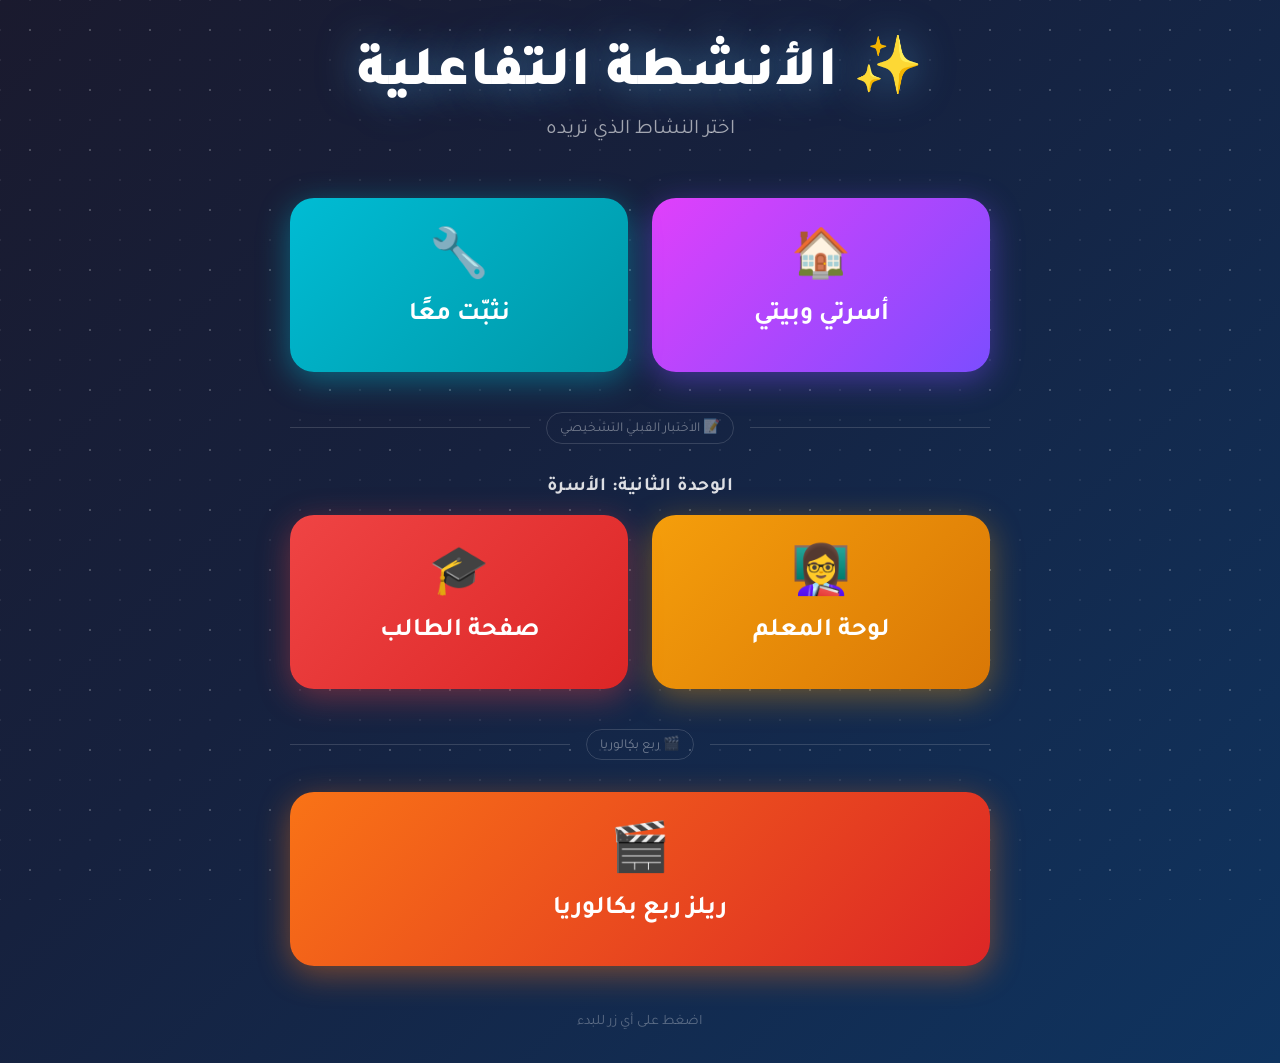
<file: index.html>
<!DOCTYPE html>
<html lang="ar" dir="rtl">
<head>
  <meta charset="UTF-8" />
  <meta name="viewport" content="width=device-width, initial-scale=1.0" />
  <title>الأنشطة التفاعلية</title>
  <link rel="preconnect" href="https://fonts.googleapis.com" />
  <link rel="preconnect" href="https://fonts.gstatic.com" crossorigin />
  <link href="https://fonts.googleapis.com/css2?family=Tajawal:wght@400;700;900&display=swap" rel="stylesheet" />
  <style>
    *, *::before, *::after {
      box-sizing: border-box;
      margin: 0;
      padding: 0;
    }

    body {
      font-family: 'Tajawal', sans-serif;
      min-height: 100vh;
      display: flex;
      flex-direction: column;
      align-items: center;
      justify-content: center;
      background: linear-gradient(135deg, #1a1a2e 0%, #16213e 40%, #0f3460 100%);
      padding: 2rem;
      overflow: hidden;
      position: relative;
    }

    /* خلفية نجوم */
    body::before {
      content: '';
      position: fixed;
      inset: 0;
      background-image:
        radial-gradient(circle, rgba(255,255,255,0.15) 1px, transparent 1px),
        radial-gradient(circle, rgba(255,255,255,0.08) 1px, transparent 1px);
      background-size: 60px 60px, 30px 30px;
      background-position: 0 0, 15px 15px;
      pointer-events: none;
      z-index: 0;
    }

    .container {
      position: relative;
      z-index: 1;
      text-align: center;
      width: 100%;
      max-width: 700px;
    }

    .title {
      color: #ffffff;
      font-size: clamp(2rem, 6vw, 3.5rem);
      font-weight: 900;
      margin-bottom: 0.5rem;
      text-shadow: 0 0 40px rgba(100, 200, 255, 0.5);
      letter-spacing: 1px;
    }

    .subtitle {
      color: rgba(255,255,255,0.6);
      font-size: clamp(1rem, 3vw, 1.3rem);
      margin-bottom: 3.5rem;
      font-weight: 400;
    }

    .buttons-grid {
      display: grid;
      grid-template-columns: 1fr 1fr;
      gap: 1.5rem;
    }

    @media (max-width: 500px) {
      .buttons-grid {
        grid-template-columns: 1fr;
      }
    }

    .section-divider {
      display: flex;
      align-items: center;
      gap: 1rem;
      margin: 2.5rem 0 2rem;
    }

    .section-divider::before,
    .section-divider::after {
      content: '';
      flex: 1;
      height: 1px;
      background: rgba(255,255,255,0.15);
    }

    .section-divider span {
      color: rgba(255,255,255,0.4);
      font-size: 0.85rem;
      white-space: nowrap;
      padding: 0.3rem 0.8rem;
      border: 1px solid rgba(255,255,255,0.15);
      border-radius: 20px;
    }

    .section-title {
      color: rgba(255,255,255,0.85);
      font-size: clamp(1rem, 2.5vw, 1.2rem);
      font-weight: 700;
      margin-bottom: 1rem;
      letter-spacing: 0.5px;
    }

    .btn-teacher {
      background: linear-gradient(135deg, #f59e0b, #d97706);
      box-shadow: 0 8px 32px rgba(245, 158, 11, 0.4);
    }

    .btn-teacher:hover {
      box-shadow: 0 16px 48px rgba(245, 158, 11, 0.6);
    }

    .btn-student {
      background: linear-gradient(135deg, #ef4444, #dc2626);
      box-shadow: 0 8px 32px rgba(239, 68, 68, 0.4);
    }

    .btn-student:hover {
      box-shadow: 0 16px 48px rgba(239, 68, 68, 0.6);
    }

    .btn {
      display: flex;
      flex-direction: column;
      align-items: center;
      justify-content: center;
      gap: 0.8rem;
      padding: 2.5rem 1.5rem;
      border-radius: 24px;
      text-decoration: none;
      font-family: 'Tajawal', sans-serif;
      font-weight: 700;
      font-size: clamp(1.2rem, 3.5vw, 1.6rem);
      color: #ffffff;
      border: none;
      cursor: pointer;
      transition: transform 0.25s ease, box-shadow 0.25s ease, filter 0.25s ease;
      position: relative;
      overflow: hidden;
    }

    .btn::after {
      content: '';
      position: absolute;
      inset: 0;
      background: rgba(255,255,255,0);
      transition: background 0.25s ease;
      border-radius: inherit;
    }

    .btn:hover::after {
      background: rgba(255,255,255,0.08);
    }

    .btn:hover {
      transform: translateY(-6px) scale(1.03);
      filter: brightness(1.1);
    }

    .btn:active {
      transform: translateY(-2px) scale(0.98);
    }

    .btn-family {
      background: linear-gradient(135deg, #e040fb, #7c4dff);
      box-shadow: 0 8px 32px rgba(124, 77, 255, 0.45);
    }

    .btn-family:hover {
      box-shadow: 0 16px 48px rgba(124, 77, 255, 0.65);
    }

    .btn-fix {
      background: linear-gradient(135deg, #00bcd4, #0097a7);
      box-shadow: 0 8px 32px rgba(0, 188, 212, 0.45);
    }

    .btn-fix:hover {
      box-shadow: 0 16px 48px rgba(0, 188, 212, 0.65);
    }

    .btn-reels {
      background: linear-gradient(135deg, #f97316, #dc2626);
      box-shadow: 0 8px 32px rgba(249, 115, 22, 0.45);
    }

    .btn-reels:hover {
      box-shadow: 0 16px 48px rgba(249, 115, 22, 0.65);
    }

    .btn-icon {
      font-size: clamp(2rem, 6vw, 3rem);
      line-height: 1;
    }

    .btn-label {
      line-height: 1.3;
    }

    .footer {
      margin-top: 3rem;
      color: rgba(255,255,255,0.3);
      font-size: 0.9rem;
    }
  </style>
</head>
<body>
  <div class="container">
    <h1 class="title">✨ الأنشطة التفاعلية</h1>
    <p class="subtitle">اختر النشاط الذي تريده</p>

    <div class="buttons-grid">
      <a href="family.html" class="btn btn-family" id="btn-family">
        <span class="btn-icon">🏠</span>
        <span class="btn-label">أسرتي وبيتي</span>
      </a>
      <a href="fix.html" class="btn btn-fix" id="btn-fix">
        <span class="btn-icon">🔧</span>
        <span class="btn-label">نثبّت معًا</span>
      </a>
    </div>

    <div class="section-divider">
      <span>📝 الاختبار القبلي التشخيصي</span>
    </div>

    <p class="section-title">الوحدة الثانية: الأسرة</p>

    <div class="buttons-grid">
      <a href="quiz-teacher.html" class="btn btn-teacher" id="btn-teacher">
        <span class="btn-icon">👩‍🏫</span>
        <span class="btn-label">لوحة المعلم</span>
      </a>
      <a href="quiz-student.html" class="btn btn-student" id="btn-student">
        <span class="btn-icon">🎓</span>
        <span class="btn-label">صفحة الطالب</span>
      </a>
    </div>

    <div class="section-divider">
      <span>🎬 ربع بكالوريا</span>
    </div>

    <div class="buttons-grid">
      <a href="reels.html" class="btn btn-reels" id="btn-reels" style="grid-column: 1 / -1;">
        <span class="btn-icon">🎬</span>
        <span class="btn-label">ريلز ربع بكالوريا</span>
      </a>
    </div>

    <p class="footer">اضغط على أي زر للبدء</p>
  </div>
</body>
</html>
</file>
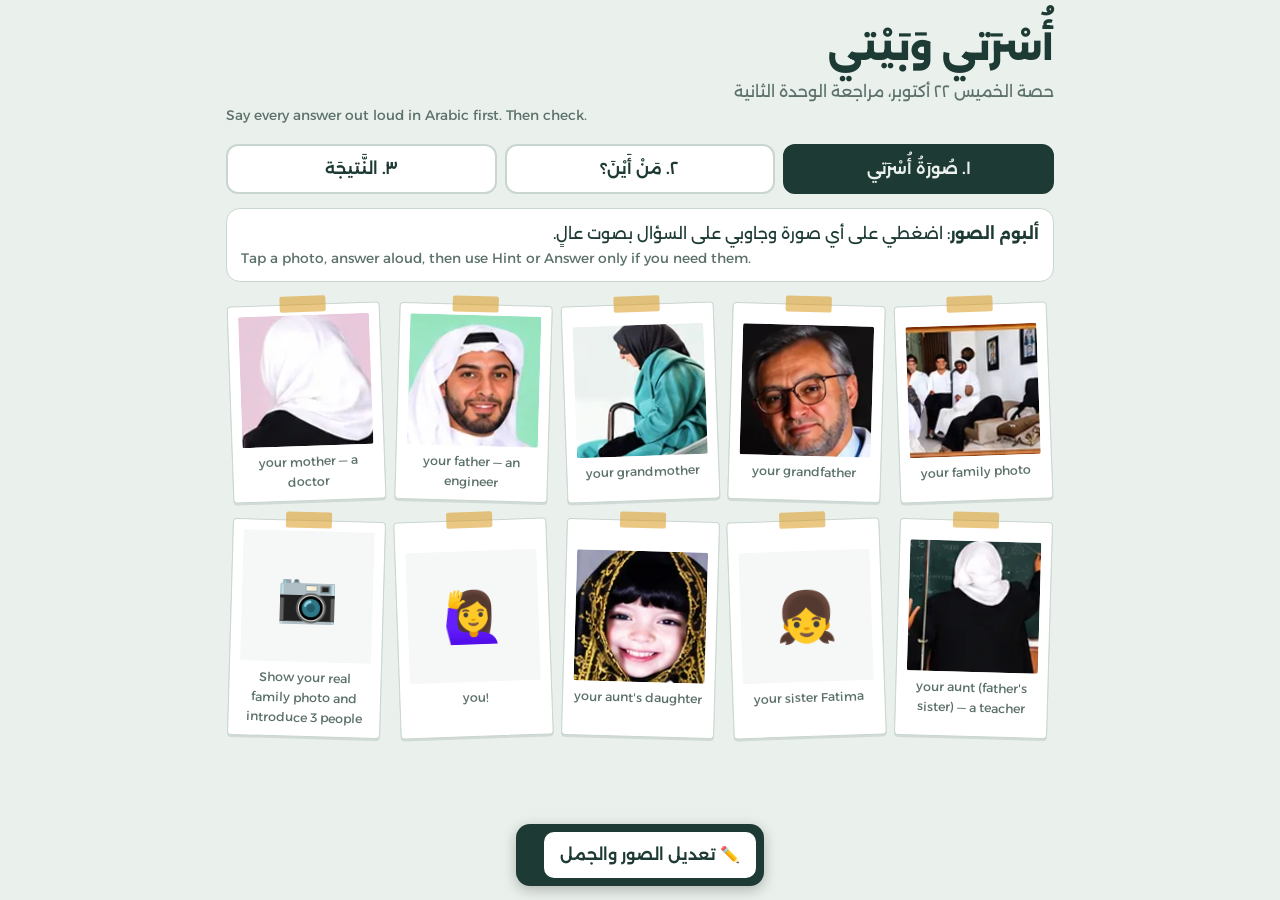
<file: family.html>
<!DOCTYPE html>
<html lang="ar" dir="rtl"><head><meta charset="utf-8"><meta name="viewport" content="width=device-width, initial-scale=1, viewport-fit=cover"><title>أسرتي وبيتي — حصة إيمان ٢٢ أكتوبر</title><link rel="preconnect" href="https://fonts.googleapis.com"><link href="https://fonts.googleapis.com/css2?family=Alexandria:wght@400;600;800&family=Noto+Naskh+Arabic:wght@500;700&display=swap" rel="stylesheet"><style id="app-css">:root{
  --bg:#EAF0EC; --paper:#FFFFFF; --ink:#1E3A34; --soft:#5C716B; --line:#C9D6CF;
  --gold:#D99A1E; --rose:#C2546B; --rosebg:#FBE7EB; --green:#2F8A5B; --amber:#D39016; --photo:#F6F8F7;
  --shadow:0 2px 0 rgba(30,58,52,.12); color-scheme:light;
}
@media (prefers-color-scheme: dark){
  :root:not([data-theme="light"]){
    --bg:#13201D; --paper:#1C2C28; --ink:#E4EEE9; --soft:#9DB2AB; --line:#2F4741;
    --gold:#E8B04A; --rose:#E07A8F; --rosebg:#3A2228; --green:#5BBE8A; --amber:#E8A93A; --photo:#22352F;
    --shadow:0 2px 0 rgba(0,0,0,.35); color-scheme:dark;
  }
}
:root[data-theme="dark"]{
  --bg:#13201D; --paper:#1C2C28; --ink:#E4EEE9; --soft:#9DB2AB; --line:#2F4741;
  --gold:#E8B04A; --rose:#E07A8F; --rosebg:#3A2228; --green:#5BBE8A; --amber:#E8A93A; --photo:#22352F;
  --shadow:0 2px 0 rgba(0,0,0,.35); color-scheme:dark;
}
:root{box-sizing:border-box;padding-top:env(safe-area-inset-top,0px);padding-bottom:env(safe-area-inset-bottom,0px)}
html{scroll-padding-top:env(safe-area-inset-top,0px)}
*,*::before,*::after{box-sizing:inherit}
body{margin:0;background:var(--bg);color:var(--ink);font-family:Alexandria,"Segoe UI",Tahoma,sans-serif;line-height:1.6}
.wrap{max-width:860px;margin:0 auto;padding:18px 16px 90px}
.en{direction:ltr;text-align:left;unicode-bidi:isolate;color:var(--soft);font-size:.86rem;display:block}
.say{font-family:"Noto Naskh Arabic","Amiri","Traditional Arabic",serif;font-weight:700}
header h1{font-size:clamp(1.6rem,5vw,2.3rem);margin:0;font-weight:800}
header p{margin:2px 0 0;color:var(--soft)}
nav{display:flex;gap:8px;margin:18px 0 14px;flex-wrap:wrap}
nav a{flex:1 1 140px;text-decoration:none;color:var(--ink);background:var(--paper);border:2px solid var(--line);border-radius:12px;padding:10px 12px;font-weight:600;text-align:center}
nav a[aria-current="page"]{border-color:var(--ink);background:var(--ink);color:var(--bg)}
section{display:none} section.on{display:block}
.intro{background:var(--paper);border-radius:14px;padding:12px 14px;margin-bottom:14px;border:1px solid var(--line)}
.pimg{width:100%;height:100%;object-fit:contain}
.album{display:grid;grid-template-columns:repeat(auto-fill,minmax(140px,1fr));gap:20px 14px;padding:8px 4px}
.pol{background:var(--paper);border:1px solid var(--line);padding:10px 10px 8px;border-radius:4px;box-shadow:var(--shadow);cursor:pointer;position:relative;transition:transform .15s;font:inherit;color:inherit;text-align:center}
.pol:nth-child(odd){transform:rotate(-2deg)} .pol:nth-child(even){transform:rotate(1.6deg)}
.pol:hover,.pol:focus-visible{transform:rotate(0) scale(1.03)}
:focus-visible{outline:3px solid var(--gold);outline-offset:2px}
.pol .pic{background:var(--photo);aspect-ratio:1;display:grid;place-items:center;font-size:3.1rem;border-radius:2px;overflow:hidden}
.pol .cap{font-size:.78rem;margin-top:6px;min-height:1.3em}
.pol .tape{position:absolute;top:-9px;right:50%;transform:translateX(50%);width:46px;height:16px;background:var(--gold);opacity:.55;border-radius:2px}
.mark{position:absolute;top:-12px;left:-10px;width:32px;height:32px;display:block}
.mark svg,.mkic svg{width:100%;height:100%;display:block}
dialog{border:none;border-radius:18px;padding:0;max-width:520px;width:calc(100% - 28px);background:var(--paper);color:var(--ink);max-height:92vh}
dialog::backdrop{background:rgba(10,20,18,.55)}
.dlg{padding:20px 20px 16px;position:relative}
.dlg .big{height:120px;display:grid;place-items:center;font-size:4.2rem;line-height:1.2}
.dlg .big img{max-height:120px;max-width:70%;object-fit:contain}
.dlg .q{font-size:1.9rem;text-align:center;margin:6px 0 2px}
.dlg .en{text-align:center}
.reveal{min-height:3.4rem;margin:12px 0;padding:10px;border-radius:12px;background:var(--photo);text-align:center;font-size:1.6rem;display:flex;align-items:center;justify-content:center}
.reveal.hint{color:var(--amber)} .reveal.ans{color:var(--green)}
.row{display:flex;gap:8px;flex-wrap:wrap;justify-content:center}
button{font:inherit;cursor:pointer;border-radius:10px;border:2px solid var(--line);background:var(--paper);color:var(--ink);padding:8px 14px;font-weight:600}
button.mk{flex:1 1 120px;display:flex;flex-direction:column;align-items:center;gap:4px;padding:10px 6px}
.mkic{width:40px;height:40px;display:block}
.mk small{font-weight:400;font-size:.75rem;direction:ltr;color:var(--soft)}
.mk-h:hover{border-color:var(--green)} .mk-t:hover{border-color:var(--amber)} .mk-x:hover{border-color:var(--rose)}
.close{position:absolute;top:10px;left:12px;border:none;font-size:1.3rem;padding:2px 8px}
.stage{display:grid;grid-template-columns:2fr 1fr;gap:14px;align-items:end}
@media (max-width:620px){.stage{grid-template-columns:1fr}}
.house{position:relative;padding-top:56px}
.roof{position:absolute;top:0;left:0;right:0;height:60px;color:var(--ink)}
.rooms{display:grid;grid-template-columns:1fr 1fr;border:4px solid var(--ink);background:var(--paper)}
.room,.mosque{position:relative;min-height:140px;padding:8px;border:2px dashed var(--line);cursor:pointer;display:flex;flex-direction:column;align-items:center;gap:4px;background:transparent;color:inherit;font:inherit;border-radius:0}
.room.wide{grid-column:1 / -1}
.ico{min-width:64px;height:64px;display:grid;place-items:center;font-size:2.4rem;overflow:hidden}
.mosque{border:4px solid var(--ink);background:var(--paper);min-height:180px;border-radius:60px 60px 0 0}
.who{display:flex;gap:4px;flex-wrap:wrap;justify-content:center;min-height:2.4rem}
.who .ico{min-width:40px;height:40px;font-size:1.7rem}
.ico .pimg{width:64px;height:64px;object-fit:contain}
.who .ico .pimg{width:40px;height:40px}
.chip .ico .pimg,.tok .ico .pimg{width:56px;height:56px}
.pol .pic .pimg{object-fit:cover}
.ico .pimg{object-fit:cover;border-radius:8px}
.room>.ico,.mosque>.ico{min-width:96px;height:96px}
.room>.ico .pimg,.mosque>.ico .pimg{width:96px;height:96px}
.target{outline:3px solid var(--gold);outline-offset:-6px}
.tray{display:flex;gap:10px;flex-wrap:wrap;margin:14px 0;justify-content:center}
.tok{padding:4px 8px;border-radius:14px}
.tok[aria-pressed="true"]{border-color:var(--gold);background:var(--photo);transform:translateY(-3px)}
.tok.placed{opacity:.35}
.steps{display:grid;gap:10px;margin-top:16px}
.step{background:var(--paper);border:1px solid var(--line);border-radius:14px;padding:12px 14px}
.step h3{margin:0 0 4px;font-size:1.05rem}
.chips{display:flex;gap:10px;flex-wrap:wrap;margin-top:8px}
.chip{position:relative;padding:4px 8px}
.chip .mark{width:24px;height:24px;top:-10px;left:-10px}
.chip:disabled{opacity:.35;cursor:not-allowed}
table{width:100%;border-collapse:collapse;background:var(--paper)}
th,td{padding:8px 10px;border-bottom:1px solid var(--line);text-align:right;vertical-align:middle}
th{background:var(--ink);color:var(--bg)}
td .mkic{width:28px;height:28px}
.sum{display:flex;gap:10px;margin:12px 0;flex-wrap:wrap}
.sum div{flex:1 1 120px;background:var(--paper);border-radius:12px;padding:10px;text-align:center;display:flex;flex-direction:column;align-items:center;gap:2px}
.sum b{font-size:1.8rem}
.sum button{flex:1 1 120px;border-radius:12px;padding:10px;display:flex;flex-direction:column;align-items:center;gap:2px;border:2px solid transparent}
.sum button[aria-pressed="true"]{border-color:var(--green);background:var(--photo)}
.fnote{color:var(--soft);font-size:.85rem;margin:-4px 0 10px}
.tw{overflow-x:auto;border-radius:12px}
/* teacher edit */
.tbar{position:fixed;bottom:calc(14px + env(safe-area-inset-bottom,0px));left:50%;transform:translateX(-50%);display:none;gap:8px;background:var(--ink);padding:8px;border-radius:14px;z-index:20;box-shadow:0 4px 14px rgba(0,0,0,.25)}
.tbar.show{display:flex}
.tbar button{border-color:transparent}
.tbar .pub{background:var(--gold);color:#1E3A34}
.tbar .msg{color:var(--bg);align-self:center;font-size:.85rem;padding:0 6px}
body.editing .pol,body.editing .chip,body.editing .tok,body.editing .room,body.editing .mosque{outline:2px dashed var(--gold);outline-offset:3px}
.pen{position:absolute;bottom:-10px;right:-8px;background:var(--gold);color:#1E3A34;border-radius:50%;width:26px;height:26px;display:none;place-items:center;font-size:.8rem}
body.editing .pen{display:grid}
.ed label{display:block;font-weight:600;margin:10px 0 3px;font-size:.9rem}
.ed input[type=text]{width:100%;font:inherit;padding:8px 10px;border-radius:10px;border:2px solid var(--line);background:var(--photo);color:var(--ink)}
.ed .ltr{direction:ltr;text-align:left}
.ed .prev{height:110px;display:grid;place-items:center;font-size:3.6rem;background:var(--photo);border-radius:12px;overflow:hidden}
.ed .prev img{max-height:110px;max-width:100%;object-fit:contain}
.ed .note{font-size:.8rem;color:var(--soft)}
@media (prefers-reduced-motion:reduce){*{transition:none!important}}
</style></head><body><div id="app"></div><script id="app-data" type="application/json">{"family": [{"id": "a1", "img": "[data-uri]", "en": "your family photo", "cap": "", "q": "ما هذه؟", "hint": "هذه صُورَةُ ...", "ans": "هذه صُورَةُ أُسْرَتي.", "orig": "[data-uri]"}, {"id": "a2", "img": "[data-uri]", "en": "your grandfather", "cap": "", "q": "مَنْ هذا؟", "hint": "هذا جَدّـ...", "ans": "هذا جَدّي.", "orig": "[data-uri]"}, {"id": "a3", "img": "[data-uri]", "en": "your grandmother", "cap": "", "q": "مَنْ هذه؟", "hint": "هذه جَدَّ...", "ans": "هذه جَدَّتي.", "orig": "[data-uri]"}, {"id": "a4", "img": "[data-uri]", "en": "your father — an engineer", "cap": "", "q": "مَنْ هذا؟", "hint": "هذا والِد...، هُوَ ...", "ans": "هذا والِدي، هُوَ مُهَنْدِسٌ.", "orig": "[data-uri]"}, {"id": "a5", "img": "[data-uri]", "en": "your mother — a doctor", "cap": "", "q": "مَنْ هذه؟", "hint": "هذه والِدَ...، هِيَ ...", "ans": "هذه والِدَتي، هِيَ طَبيبَةٌ.", "orig": "[data-uri]"}, {"id": "a6", "img": "[data-uri]", "en": "your aunt (father's sister) — a teacher", "cap": "", "q": "مَنْ هذه؟", "hint": "هذه عَمَّ...، هِيَ مُعَلِّ...", "ans": "هذه عَمَّتي، هِيَ مُعَلِّمَةٌ.", "orig": "[data-uri]"}, {"id": "a7", "img": "👧", "en": "your sister Fatima", "cap": "", "q": "مَنْ هِيَ؟", "hint": "هِيَ أُخْت... ...", "ans": "هِيَ أُخْتي فاطِمَةُ.", "orig": "👧"}, {"id": "a8", "img": "[data-uri]", "en": "your aunt's daughter", "cap": "", "q": "مَنْ هذه؟", "hint": "هذه ابْنَةُ ...", "ans": "هذه ابْنَةُ عَمَّتي.", "orig": "[data-uri]"}, {"id": "a9", "img": "🙋‍♀️", "en": "you!", "cap": "", "q": "مَنْ أَنْتِ؟", "hint": "أنا ...", "ans": "أنا إيمانُ.", "orig": "🙋‍♀️"}, {"id": "a10", "img": "📷", "en": "Show your real family photo and introduce 3 people", "cap": "", "q": "صُورَتُكِ أَنْتِ", "hint": "هذا والِدي ...، هُوَ ... — هذه ...، هِيَ ...", "ans": "إجابتك أنتِ، الأستاذ يقيّمها.", "orig": "📷"}], "places": [{"id": "ghurfa", "img": "[data-uri]", "en": "a room", "what": "هذه غُرْفَةٌ.", "inP": "في الغُرْفَةِ", "orig": "[data-uri]"}, {"id": "hammam", "img": "[data-uri]", "en": "a bathroom", "what": "هذا حَمّامٌ.", "inP": "في الحَمّامِ", "orig": "[data-uri]"}, {"id": "musalla", "img": "[data-uri]", "en": "a prayer room", "what": "هذا مُصَلًّى.", "inP": "في المُصَلّى", "orig": "[data-uri]"}, {"id": "masjid", "img": "[data-uri]", "en": "a mosque", "what": "هذا مَسْجِدٌ.", "inP": "في المَسْجِدِ", "orig": "[data-uri]"}], "people": [{"id": "jadd", "img": "[data-uri]", "en": "grandfather", "name": "جَدّي", "q": "أَيْنَ جَدّي؟", "orig": "[data-uri]"}, {"id": "jadda", "img": "[data-uri]", "en": "grandmother", "name": "جَدَّتي", "q": "أَيْنَ جَدَّتي؟", "orig": "[data-uri]"}, {"id": "walid", "img": "[data-uri]", "en": "father", "name": "والِدي", "q": "أَيْنَ والِدي؟", "orig": "[data-uri]"}, {"id": "awlad", "img": "[data-uri]", "en": "the children", "name": "الأَوْلادُ", "q": "أَيْنَ الأَوْلادُ؟", "orig": "[data-uri]"}]}</script><script id="app-js">(function(){
const DATA=JSON.parse(document.getElementById("app-data").textContent);
const FONTS='<link rel="preconnect" href="https://fonts.googleapis.com"><link href="https://fonts.googleapis.com/css2?family=Alexandria:wght@400;600;800&family=Noto+Naskh+Arabic:wght@500;700&display=swap" rel="stylesheet">';
const $=s=>document.querySelector(s), $$=s=>document.querySelectorAll(s);
const esc=s=>String(s??"").replace(/[&<>"']/g,c=>({"&":"&amp;","<":"&lt;",">":"&gt;",'"':"&quot;","'":"&#39;"}[c]));
const pic=v=>/^data:image\//.test(v||"")?`<img class="pimg" src="${esc(v)}" alt="">`:esc(v);
const ICO={
 h:'<svg viewBox="0 0 24 24" aria-hidden="true"><circle cx="12" cy="12" r="11" fill="var(--green)"/><path d="M6.8 12.4l3.4 3.4 7-7.4" fill="none" stroke="#fff" stroke-width="2.6" stroke-linecap="round" stroke-linejoin="round"/></svg>',
 t:'<svg viewBox="0 0 24 24" aria-hidden="true"><circle cx="12" cy="12" r="10.5" fill="var(--paper)" stroke="var(--green)" stroke-width="2"/><path d="M12 1.5A10.5 10.5 0 0 1 12 22.5Z" fill="var(--green)"/></svg>',
 x:'<svg viewBox="0 0 24 24" aria-hidden="true"><circle cx="12" cy="12" r="10.5" fill="var(--rosebg)" stroke="var(--rose)" stroke-width="1.5"/><path d="M8.3 8.3l7.4 7.4M15.7 8.3l-7.4 7.4" stroke="var(--rose)" stroke-width="2.2" stroke-linecap="round"/></svg>'
};
const MKTXT={h:"ح",t:"ت",x:"×"};
const byId=(arr,id)=>arr.find(x=>x.id===id);

document.getElementById("app").innerHTML=`
<div class="wrap">
<header><h1>أُسْرَتي وَبَيْتي</h1><p>حصة الخميس ٢٢ أكتوبر، مراجعة الوحدة الثانية</p>
<span class="en">Say every answer out loud in Arabic first. Then check.</span></header>
<nav><a href="#family" data-t="family">١. صُورَةُ أُسْرَتي</a><a href="#house" data-t="house">٢. مَنْ أَيْنَ؟</a><a href="#result" data-t="result">٣. النَّتيجَة</a></nav>
<section id="s-family"><div class="intro"><b>ألبوم الصور</b>: اضغطي على أي صورة وجاوبي على السؤال بصوت عالٍ.
<span class="en">Tap a photo, answer aloud, then use Hint or Answer only if you need them.</span></div>
<div class="album" id="album"></div></section>
<section id="s-house"><div class="intro"><b>الخطوة الأولى</b>: اختاري شخصًا، وبعدين اضغطي على المكان اللي هو فيه.
<span class="en">Pick a person, then tap a place to put them there.</span></div>
<div class="tray" id="tray"></div>
<div class="stage"><div class="house"><svg class="roof" viewBox="0 0 100 20" preserveAspectRatio="none" aria-hidden="true"><polygon points="0,20 50,1 100,20" fill="none" stroke="currentColor" stroke-width="1.2"/></svg>
<div class="rooms" id="rooms"></div></div><div id="outside"></div></div>
<div class="steps">
<div class="step"><h3>الخطوة الثانية: ما هذا؟</h3><span class="en">Tap a place. Say what it is.</span><div class="chips" id="c-what"></div></div>
<div class="step"><h3>الخطوة الثالثة: أَيْنَ ...؟</h3><span class="en">Tap a person. Say where they are.</span><div class="chips" id="c-where"></div></div>
<div class="step"><h3>الخطوة الرابعة: اسألي أنتِ</h3><span class="en">Ask your teacher where someone is. Use يا.</span><div class="chips" id="c-ask"></div></div>
</div></section>
<section id="s-result"><div class="intro"><b>النتيجة</b>: صوّري الشاشة دي وابعتيها للأستاذ.<span class="en">Take a screenshot and send it to your teacher.</span></div>
<div class="sum" id="sum"></div><div class="fnote" id="fnote"></div>
<div class="tw"><table><thead><tr><th>البند</th><th>الجملة</th><th>التقييم</th></tr></thead><tbody id="rows"></tbody></table></div>
<div class="row" style="margin-top:14px"><button id="pdf" style="background:var(--green);color:#fff;border-color:var(--green)">تحميل PDF</button><button id="copy">نسخ النتيجة</button><button id="reset">ابدئي من جديد</button></div></section>
</div>
<dialog id="dlg"><div class="dlg"><button class="close" data-close aria-label="إغلاق">✕</button>
<div class="big" id="d-big"></div><div class="q say" id="d-q"></div><span class="en" id="d-en"></span>
<div class="reveal say" id="d-rev"></div>
<div class="row"><button id="b-hint">تلميح</button><button id="b-ans">الإجابة</button></div>
<p style="text-align:center;margin:14px 0 6px;color:var(--soft)">قلتيها إزاي؟</p>
<div class="row"><button class="mk mk-h" data-m="h"><span class="mkic">${ICO.h}</span><small>By myself</small></button>
<button class="mk mk-t" data-m="t"><span class="mkic">${ICO.t}</span><small>With a hint</small></button>
<button class="mk mk-x" data-m="x"><span class="mkic">${ICO.x}</span><small>Not yet</small></button></div></div></dialog>
<dialog id="edlg"><div class="dlg ed"><button class="close" data-close aria-label="إغلاق">✕</button>
<h3 style="margin:0 0 8px">تعديل البند</h3><div class="prev" id="e-prev"></div>
<label>الصورة: إيموجي أو رمز</label><input type="text" id="e-img">
<label>أو ارفع صورة من جهازك</label><input type="file" id="e-file" accept="image/*">
<div class="note">الصورة بتتصغّر تلقائيًا. الأفضل صورة بخلفية شفافة.</div>
<button type="button" id="e-reset" style="margin-top:8px">↩ رجوع للصورة الأساسية</button>
<div id="e-fields"></div>
<div class="row" style="margin-top:14px"><button id="e-ok" style="background:var(--ink);color:var(--bg)">تطبيق</button><button data-close>إلغاء</button></div>
</div></dialog>
<div class="tbar" id="tbar"><button id="t-edit">✏️ تعديل الصور والجمل</button><button class="pub" id="t-pub" hidden>نشر التعديلات</button><span class="msg" id="t-msg"></span></div>`;

const KEY="iman-s1-v1";
let st={marks:{},place:{}};
try{const s=localStorage.getItem(KEY); if(s) st=Object.assign(st,JSON.parse(s));}catch(e){}
const save=()=>{try{localStorage.setItem(KEY,JSON.stringify(st))}catch(e){}};
const mark=id=>st.marks[id]?`<span class="mark">${ICO[st.marks[id]]}</span>`:"";
const pen='<span class="pen">✏️</span>';
let editing=false, dirty=false;

function items(){
  const L=[];
  DATA.family.forEach(f=>L.push({id:f.id,label:"صورة أسرتي",text:f.id==="a10"?"تعريف حر بعيلتها":f.ans}));
  DATA.places.forEach(p=>L.push({id:"w-"+p.id,label:"ما هذا؟",text:p.what}));
  DATA.people.forEach(p=>{const pl=byId(DATA.places,st.place[p.id]); L.push({id:"r-"+p.id,label:"أين؟",text:pl?p.name+" "+pl.inP+".":p.q});});
  L.push({id:"ask",label:"اسألي أنتِ",text:"أَيْنَ ... يا أُسْتاذُ؟"});
  return L;
}

/* quiz dialog */
let cur=null; const dlg=$("#dlg"), edlg=$("#edlg");
function openQ(it){cur=it;$("#d-big").innerHTML=it.big;$("#d-q").textContent=it.q;$("#d-en").textContent=it.en||"";
  const r=$("#d-rev");r.textContent="";r.className="reveal say";dlg.showModal();}
$("#b-hint").onclick=()=>{const r=$("#d-rev");r.textContent=cur.hint;r.className="reveal say hint";};
$("#b-ans").onclick=()=>{const r=$("#d-rev");r.textContent=cur.ans;r.className="reveal say ans";};
$$("[data-close]").forEach(b=>b.onclick=()=>b.closest("dialog").close());
[dlg,edlg].forEach(d=>d.addEventListener("click",e=>{if(e.target===d)d.close()}));
$$(".mk").forEach(b=>b.onclick=()=>{st.marks[cur.id]=b.dataset.m;save();dlg.close();renderAll();});

/* editor */
const FIELDS={
 family:[["en","التلميح المعنوي (إنجليزي، يظهر للطالبة)",1],["q","السؤال"],["hint","التلميح"],["ans","الإجابة النموذجية"]],
 places:[["en","معنى المكان (إنجليزي)",1],["what","إجابة: ما هذا؟"],["inP","في + المكان (للإجابة عن أين)"]],
 people:[["en","معنى الشخص (إنجليزي)",1],["name","الاسم في الجملة"],["q","السؤال: أين ...؟"]]
};
let eTarget=null, eImg="";
function openEdit(kind,id){
  const o=byId(DATA[kind],id); eTarget={kind,o}; eImg=o.img;
  $("#e-img").value=/^data:/.test(o.img)?"":o.img; $("#e-file").value="";
  $("#e-prev").innerHTML=pic(eImg);
  $("#e-fields").innerHTML=FIELDS[kind].map(([k,l,ltr])=>`<label>${l}</label><input type="text" data-f="${k}" class="${ltr?"ltr":""}" value="${esc(o[k])}">`).join("");
  edlg.showModal();
}
$("#e-img").oninput=e=>{eImg=e.target.value;$("#e-prev").innerHTML=pic(eImg);};
const DEF={family:{a1:"🖼️",a2:"👴",a3:"👵",a4:"👨",a5:"👩‍⚕️",a6:"👩‍🏫",a7:"👧",a8:"👧🏻",a9:"🙋‍♀️",a10:"📷"},places:{ghurfa:"🛏️",hammam:"🛁",musalla:"🧎",masjid:"🕌"},people:{jadd:"👴",jadda:"👵",walid:"👨",awlad:"👦👧"}};
$("#e-reset").onclick=()=>{const d=eTarget.o.orig||(DEF[eTarget.kind]||{})[eTarget.o.id]; if(!d) return; eImg=d; $("#e-img").value=/^data:/.test(d)?"":d; $("#e-file").value=""; $("#e-prev").innerHTML=pic(eImg);};
$("#e-file").onchange=e=>{const f=e.target.files[0]; if(!f) return;
  const img=new Image(), u=URL.createObjectURL(f);
  img.onload=()=>{const m=400,s=Math.min(1,m/Math.max(img.width,img.height));const c=document.createElement("canvas");
    c.width=Math.round(img.width*s);c.height=Math.round(img.height*s);c.getContext("2d").drawImage(img,0,0,c.width,c.height);
    let d=c.toDataURL("image/webp",0.85); if(!/^data:image\/webp/.test(d)) d=c.toDataURL("image/png");
    eImg=d;$("#e-prev").innerHTML=pic(eImg);URL.revokeObjectURL(u);};
  img.src=u;};
$("#e-ok").onclick=()=>{const o=eTarget.o; o.img=eImg||o.img;
  $$("#e-fields [data-f]").forEach(i=>o[i.dataset.f]=i.value);
  dirty=true; $("#t-pub").hidden=false; $("#t-msg").textContent="فيه تعديلات لسه ما اتنشرتش"; edlg.close(); renderAll();};

/* renders */
function renderAlbum(){
  $("#album").innerHTML=DATA.family.map(f=>`<button class="pol" data-id="${f.id}"><span class="tape"></span>${mark(f.id)}${pen}<div class="pic">${pic(f.img)}</div><div class="cap en" style="text-align:center">${esc(f.en)}</div></button>`).join("");
  $$(".pol").forEach(b=>b.onclick=()=>{const f=byId(DATA.family,b.dataset.id);
    if(editing) return openEdit("family",f.id);
    openQ({id:f.id,big:pic(f.img),q:f.q,en:f.en,hint:f.hint,ans:f.ans});});
}
let sel=null;
function placeBtn(p,cls){return `<button class="${cls}" data-p="${p.id}">${pen}<span class="ico">${pic(p.img)}</span><span class="who"></span></button>`;}
function renderHouse(){
  $("#tray").innerHTML=DATA.people.map(p=>`<button class="tok${st.place[p.id]?" placed":""}" data-k="${p.id}" aria-pressed="${sel===p.id}" style="position:relative">${pen}<span class="ico">${pic(p.img)}</span></button>`).join("");
  $$(".tok").forEach(b=>b.onclick=()=>{if(editing) return openEdit("people",b.dataset.k); sel=sel===b.dataset.k?null:b.dataset.k; renderHouse();});
  const [g,h,m,ms]=["ghurfa","hammam","musalla","masjid"].map(i=>byId(DATA.places,i));
  $("#rooms").innerHTML=placeBtn(g,"room")+placeBtn(h,"room")+placeBtn(m,"room wide");
  $("#outside").innerHTML=placeBtn(ms,"mosque").replace('class="mosque"','class="mosque" style="width:100%"');
  $$("[data-p]").forEach(el=>{const p=el.dataset.p;
    el.querySelector(".who").innerHTML=Object.entries(st.place).filter(([,v])=>v===p).map(([k])=>`<span class="ico">${pic(byId(DATA.people,k).img)}</span>`).join("");
    el.classList.toggle("target",!!sel&&!editing);
    el.onclick=()=>{if(editing) return openEdit("places",p); if(!sel) return; st.place[sel]=p; delete st.marks["r-"+sel]; sel=null; save(); renderAll();};});
  $("#c-what").innerHTML=DATA.places.map(p=>`<button class="chip" data-k="${p.id}">${mark("w-"+p.id)}${pen}<span class="ico">${pic(p.img)}</span></button>`).join("");
  $$("#c-what .chip").forEach(b=>b.onclick=()=>{const p=byId(DATA.places,b.dataset.k); if(editing) return openEdit("places",p.id);
    openQ({id:"w-"+p.id,big:pic(p.img),q:"ما هذا؟",en:p.en,hint:p.what.split(" ")[0]+" ...",ans:p.what});});
  $("#c-where").innerHTML=DATA.people.map(p=>`<button class="chip" data-k="${p.id}" ${st.place[p.id]||editing?"":"disabled"}>${mark("r-"+p.id)}${pen}<span class="ico">${pic(p.img)}</span></button>`).join("");
  $$("#c-where .chip").forEach(b=>b.onclick=()=>{const p=byId(DATA.people,b.dataset.k); if(editing) return openEdit("people",p.id);
    const pl=byId(DATA.places,st.place[p.id]);
    openQ({id:"r-"+p.id,big:pic(p.img)+'<span style="font-size:2rem;margin:0 8px">←</span>'+pic(pl.img),q:p.q,en:"",hint:p.name+" في ...",ans:p.name+" "+pl.inP+"."});});
  $("#c-ask").innerHTML=`<button class="chip" id="askb">${mark("ask")}<span class="ico">🗣️</span></button>`;
  $("#askb").onclick=()=>{if(editing) return; const p=DATA.people[Math.floor(Math.random()*DATA.people.length)];
    openQ({id:"ask",big:pic(p.img),q:"اسألي الأستاذ",en:"Ask where the "+p.en+" is. Use يا + your teacher.",hint:"أَيْنَ ... يا ...؟",ans:p.q.replace("؟"," يا أُسْتاذُ؟")});};
}
let filt=new Set();
const FL={h:"لوحدها",t:"بتلميح",x:"لسه",n:"ما اتعملتش"};
const keyOf=i=>st.marks[i.id]||"n";
const shown=()=>items().filter(i=>!filt.size||filt.has(keyOf(i)));
const fLabel=()=>[...filt].map(k=>FL[k]).join(" + ");
function renderResult(){
  const c={h:0,t:0,x:0,n:0}; items().forEach(i=>c[keyOf(i)]++);
  $("#rows").innerHTML=shown().map(i=>{const m=st.marks[i.id];
    return `<tr><td>${i.label}</td><td class="say" style="font-size:1.1rem">${esc(i.text)}</td><td>${m?`<span class="mkic" style="width:28px;height:28px">${ICO[m]}</span>`:"—"}</td></tr>`;}).join("")||'<tr><td colspan="3" style="text-align:center;color:var(--soft)">مفيش بنود هنا</td></tr>';
  const ic={h:ICO.h,t:ICO.t,x:ICO.x,n:'<span style="display:grid;place-items:center;height:100%;font-size:1.6rem">○</span>'};
  $("#sum").innerHTML=["h","t","x","n"].map(k=>`<button data-f="${k}" aria-pressed="${filt.has(k)}"><span class="mkic">${ic[k]}</span><b>${c[k]}</b>${FL[k]}</button>`).join("");
  $$("#sum button").forEach(b=>b.onclick=()=>{const k=b.dataset.f; filt.has(k)?filt.delete(k):filt.add(k); renderResult();});
  $("#fnote").textContent=filt.size?`معروض: ${fLabel()} بس. اضغط على أي خانة متحددة علشان تلغي تحديدها.`:"اضغط على خانة أو أكتر علشان تعرض بنودها بس.";
}
function loadJS(src){return new Promise((ok,no)=>{const e=document.createElement("script");e.src=src;e.onload=ok;e.onerror=no;document.head.appendChild(e);});}
async function makePDF(){
  const btn=$("#pdf"); btn.disabled=true; const t0=btn.textContent; btn.textContent="جارِ التجهيز...";
  try{
    if(!window.html2canvas) await loadJS("https://cdnjs.cloudflare.com/ajax/libs/html2canvas/1.4.1/html2canvas.min.js");
    if(!window.jspdf) await loadJS("https://cdnjs.cloudflare.com/ajax/libs/jspdf/2.5.1/jspdf.umd.min.js");
    const L=shown(), box=document.createElement("div");
    box.style.cssText="position:fixed;left:-10000px;top:0;width:760px;padding:28px;background:#fff;color:#1E3A34;direction:rtl;font-family:Alexandria,Tahoma,sans-serif";
    const col={h:"#2F8A5B",t:"#2F8A5B",x:"#C2546B",n:"#5C716B"};
    const svgFix=k=>(ICO[k]||"").replace(/var\(--green\)/g,"#2F8A5B").replace(/var\(--paper\)/g,"#fff").replace(/var\(--rose\)/g,"#C2546B").replace(/var\(--rosebg\)/g,"#FBE7EB");
    box.innerHTML=`<div style="font-size:24px;font-weight:800">نتيجة حصة الخميس ٢٢ أكتوبر</div>
      <div style="color:#5C716B;margin:4px 0 16px">الطالبة: إيمان، الوحدة الثانية: الأسرة، ${filt.size?"البنود: "+fLabel():"كل البنود"} (${L.length})</div>
      <table style="width:100%;border-collapse:collapse;font-size:15px">
      <tr style="background:#1E3A34;color:#fff"><th style="padding:8px;text-align:right">#</th><th style="padding:8px;text-align:right">البند</th><th style="padding:8px;text-align:right">الجملة</th><th style="padding:8px;text-align:right">التقييم</th></tr>
      ${L.map((i,n)=>{const k=keyOf(i);return `<tr style="border-bottom:1px solid #C9D6CF"><td style="padding:8px">${(n+1).toLocaleString("ar-EG")}</td><td style="padding:8px">${i.label}</td><td style="padding:8px;font-family:'Noto Naskh Arabic',serif;font-weight:700;font-size:18px">${esc(i.text)}</td><td style="padding:8px;color:${col[k]}"><span style="display:inline-block;width:22px;height:22px;vertical-align:middle">${svgFix(k)}</span> ${FL[k]}</td></tr>`;}).join("")}</table>`;
    document.body.appendChild(box);
    const cv=await html2canvas(box,{scale:2,backgroundColor:"#ffffff"}); box.remove();
    const {jsPDF}=window.jspdf, pdf=new jsPDF({unit:"pt",format:"a4"});
    const W=pdf.internal.pageSize.getWidth(), H=pdf.internal.pageSize.getHeight(), m=24;
    const pw=W-2*m, ph=H-2*m, sliceH=Math.floor(cv.width*ph/pw);
    for(let y=0,pg=0;y<cv.height;y+=sliceH,pg++){
      const c=document.createElement("canvas"); c.width=cv.width; c.height=Math.min(sliceH,cv.height-y);
      c.getContext("2d").drawImage(cv,0,y,cv.width,c.height,0,0,cv.width,c.height);
      if(pg) pdf.addPage(); pdf.addImage(c.toDataURL("image/jpeg",0.92),"JPEG",m,m,pw,c.height*pw/cv.width);
    }
    const buf=pdf.output("arraybuffer"), name="نتيجة-إيمان-22-10"+(filt.size?"-"+[...filt].map(k=>FL[k]).join("-"):"")+".pdf";
    let dl=null; try{if(window.claude&&window.claude.use) dl=await window.claude.use("downloads");}catch(e){}
    if(dl){ try{await dl.save({filename:name,data:buf});}catch(e){ if(e&&e.code!=="declined") btn.textContent="ما اتحملش، جرّب تاني"; } }
    else{ const a=document.createElement("a"); a.href=URL.createObjectURL(new Blob([buf],{type:"application/pdf"})); a.download=name; document.body.appendChild(a); a.click(); a.remove(); }
  }catch(e){ btn.textContent="ما اتحملش، جرّب تاني"; setTimeout(()=>{btn.textContent=t0;},2500); btn.disabled=false; return; }
  btn.textContent=t0; btn.disabled=false;
}
$("#pdf").onclick=makePDF;
$("#copy").onclick=async()=>{const t=shown().map(i=>`${i.label} | ${i.text} | ${st.marks[i.id]?MKTXT[st.marks[i.id]]:"-"}`).join("\n");
  try{await navigator.clipboard.writeText("إيمان — حصة ٢٢/١٠\n"+t);$("#copy").textContent="اتنسخت ✓";}catch(e){$("#copy").textContent="صوّري الشاشة بدل النسخ";}};
$("#reset").onclick=()=>{if(confirm("تمسحي كل الإجابات وتبدئي من جديد؟")){st={marks:{},place:{}};save();renderAll();}};
function renderAll(){document.body.classList.toggle("editing",editing);renderAlbum();renderHouse();renderResult();}
function route(){const t=["family","house","result"].includes(location.hash.slice(1))?location.hash.slice(1):"family";
  $$("section").forEach(s=>s.classList.toggle("on",s.id==="s-"+t));
  $$("nav a").forEach(a=>{if(a.dataset.t===t)a.setAttribute("aria-current","page");else a.removeAttribute("aria-current");});
  if(t==="result")renderResult();}
$$("nav a").forEach(a=>a.addEventListener("click",e=>{e.preventDefault();history.replaceState(null,"","#"+a.dataset.t);route();window.scrollTo(0,0);}));
window.addEventListener("hashchange",route);
renderAll();route();

/* teacher tools */
function buildDoc(){
  const css=document.getElementById("app-css").textContent, js=document.getElementById("app-js").textContent;
  const data=JSON.stringify(DATA).replace(/</g,"\\u003c");
  return '<!DOCTYPE html>\n<html lang="ar" dir="rtl"><head><meta charset="utf-8"><meta name="viewport" content="width=device-width, initial-scale=1, viewport-fit=cover"><title>'+esc(document.title)+'</title>'+FONTS+'<style id="app-css">'+css+'</style></head><body><div id="app"></div><script id="app-data" type="application/json">'+data+'<\/script><script id="app-js">'+js+'<\/script></body></html>';
}
let art=null;
function enableTeacher(){$("#tbar").classList.add("show");}
$("#t-edit").onclick=()=>{editing=!editing;$("#t-edit").textContent=editing?"✓ إنهاء التعديل":"✏️ تعديل الصور والجمل";
  $("#t-msg").textContent=editing?"اضغط على أي صورة أو مكان أو شخص لتعديله":(dirty?"فيه تعديلات لسه ما اتنشرتش":"");renderAll();};
$("#t-pub").onclick=async()=>{
  if(standalone){try{const a=document.createElement("a");a.href=URL.createObjectURL(new Blob([buildDoc()],{type:"text/html"}));a.download="أسرتي-وبيتي.html";document.body.appendChild(a);a.click();a.remove();dirty=false;$("#t-pub").hidden=true;$("#t-msg").textContent="اتحمّلت نسخة جديدة ✓ استخدمها بدل الملف القديم";}catch(e){$("#t-msg").textContent="ما اتحمّلتش، جرّب تاني";}return;}
  if(!art){$("#t-msg").textContent="النشر متاح لما تفتح الصفحة من حسابك على Claude";return;}
  $("#t-pub").disabled=true;$("#t-msg").textContent="جارِ النشر...";
  try{await art.publish(buildDoc());dirty=false;$("#t-msg").textContent="اتنشرت ✓";}
  catch(e){const c=e&&e.code;$("#t-msg").textContent=c==="conflict"?"فيه نسخة أحدث، الصفحة بتتحدث":(c==="not_writer"||c==="not_granted")?"الصفحة دي للعرض بس من الحساب ده":"ما اتنشرتش، جرّب تاني";
    if(c==="upstream_error") setTimeout(()=>{$("#t-pub").disabled=false;},1500+Math.random()*1000); else $("#t-pub").disabled=false;}
};
window.addEventListener("beforeunload",e=>{if(dirty){e.preventDefault();e.returnValue="";}});
window.__teacher=enableTeacher;
let standalone=false;
(async()=>{try{if(!window.claude||!window.claude.use){standalone=true;enableTeacher();$("#t-pub").textContent="حفظ نسخة جديدة";return;}
  const [user,a]=await Promise.all([window.claude.use("user"),window.claude.use("artifact")]);
  art=a; const ok=user?await user.canEdit():false; if(ok&&art) enableTeacher();}catch(e){}})();
})();
</script></body></html>
</file>
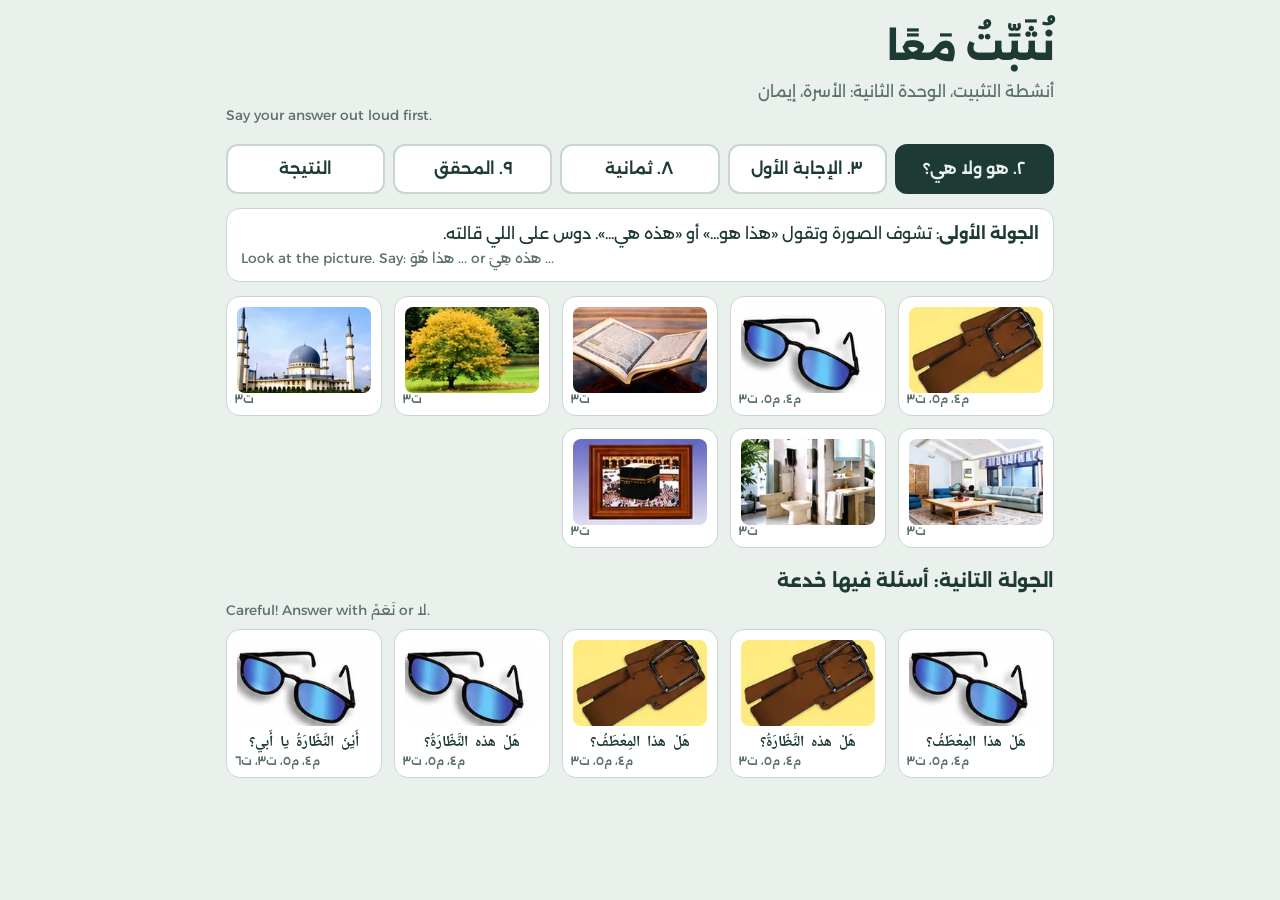
<file: fix.html>
<!DOCTYPE html>
<html lang="ar" dir="rtl"><head><meta charset="utf-8"><meta name="viewport" content="width=device-width, initial-scale=1, viewport-fit=cover"><title>نثبّت معًا — أنشطة تثبيت إيمان</title><link rel="preconnect" href="https://fonts.googleapis.com"><link href="https://fonts.googleapis.com/css2?family=Alexandria:wght@400;600;800&family=Noto+Naskh+Arabic:wght@500;700&display=swap" rel="stylesheet"><style>:root{
  --bg:#EAF0EC; --paper:#FFFFFF; --ink:#1E3A34; --soft:#5C716B; --line:#C9D6CF;
  --gold:#D99A1E; --rose:#C2546B; --rosebg:#FBE7EB; --green:#2F8A5B; --amber:#D39016; --photo:#F6F8F7;
  --shadow:0 2px 0 rgba(30,58,52,.12); color-scheme:light;
}
@media (prefers-color-scheme: dark){
  :root:not([data-theme="light"]){
    --bg:#13201D; --paper:#1C2C28; --ink:#E4EEE9; --soft:#9DB2AB; --line:#2F4741;
    --gold:#E8B04A; --rose:#E07A8F; --rosebg:#3A2228; --green:#5BBE8A; --amber:#E8A93A; --photo:#22352F;
    --shadow:0 2px 0 rgba(0,0,0,.35); color-scheme:dark;
  }
}
:root[data-theme="dark"]{
  --bg:#13201D; --paper:#1C2C28; --ink:#E4EEE9; --soft:#9DB2AB; --line:#2F4741;
  --gold:#E8B04A; --rose:#E07A8F; --rosebg:#3A2228; --green:#5BBE8A; --amber:#E8A93A; --photo:#22352F;
  --shadow:0 2px 0 rgba(0,0,0,.35); color-scheme:dark;
}
:root{box-sizing:border-box;padding-top:env(safe-area-inset-top,0px);padding-bottom:env(safe-area-inset-bottom,0px)}
html{scroll-padding-top:env(safe-area-inset-top,0px)}
*,*::before,*::after{box-sizing:inherit}
body{margin:0;background:var(--bg);color:var(--ink);font-family:Alexandria,"Segoe UI",Tahoma,sans-serif;line-height:1.6}
.wrap{max-width:860px;margin:0 auto;padding:18px 16px 90px}
.en{direction:ltr;text-align:left;unicode-bidi:isolate;color:var(--soft);font-size:.86rem;display:block}
.say{font-family:"Noto Naskh Arabic","Amiri","Traditional Arabic",serif;font-weight:700}
header h1{font-size:clamp(1.6rem,5vw,2.3rem);margin:0;font-weight:800}
header p{margin:2px 0 0;color:var(--soft)}
nav{display:flex;gap:8px;margin:18px 0 14px;flex-wrap:wrap}
nav a{flex:1 1 140px;text-decoration:none;color:var(--ink);background:var(--paper);border:2px solid var(--line);border-radius:12px;padding:10px 12px;font-weight:600;text-align:center}
nav a[aria-current="page"]{border-color:var(--ink);background:var(--ink);color:var(--bg)}
section{display:none} section.on{display:block}
.intro{background:var(--paper);border-radius:14px;padding:12px 14px;margin-bottom:14px;border:1px solid var(--line)}
.pimg{width:100%;height:100%;object-fit:contain}
.album{display:grid;grid-template-columns:repeat(auto-fill,minmax(140px,1fr));gap:20px 14px;padding:8px 4px}
.pol{background:var(--paper);border:1px solid var(--line);padding:10px 10px 8px;border-radius:4px;box-shadow:var(--shadow);cursor:pointer;position:relative;transition:transform .15s;font:inherit;color:inherit;text-align:center}
.pol:nth-child(odd){transform:rotate(-2deg)} .pol:nth-child(even){transform:rotate(1.6deg)}
.pol:hover,.pol:focus-visible{transform:rotate(0) scale(1.03)}
:focus-visible{outline:3px solid var(--gold);outline-offset:2px}
.pol .pic{background:var(--photo);aspect-ratio:1;display:grid;place-items:center;font-size:3.1rem;border-radius:2px;overflow:hidden}
.pol .cap{font-size:.78rem;margin-top:6px;min-height:1.3em}
.pol .tape{position:absolute;top:-9px;right:50%;transform:translateX(50%);width:46px;height:16px;background:var(--gold);opacity:.55;border-radius:2px}
.mark{position:absolute;top:-12px;left:-10px;width:32px;height:32px;display:block}
.mark svg,.mkic svg{width:100%;height:100%;display:block}
dialog{border:none;border-radius:18px;padding:0;max-width:520px;width:calc(100% - 28px);background:var(--paper);color:var(--ink);max-height:92vh}
dialog::backdrop{background:rgba(10,20,18,.55)}
.dlg{padding:20px 20px 16px;position:relative}
.dlg .big{height:120px;display:grid;place-items:center;font-size:4.2rem;line-height:1.2}
.dlg .big img{max-height:120px;max-width:70%;object-fit:contain}
.dlg .q{font-size:1.9rem;text-align:center;margin:6px 0 2px}
.dlg .en{text-align:center}
.reveal{min-height:3.4rem;margin:12px 0;padding:10px;border-radius:12px;background:var(--photo);text-align:center;font-size:1.6rem;display:flex;align-items:center;justify-content:center}
.reveal.hint{color:var(--amber)} .reveal.ans{color:var(--green)}
.row{display:flex;gap:8px;flex-wrap:wrap;justify-content:center}
button{font:inherit;cursor:pointer;border-radius:10px;border:2px solid var(--line);background:var(--paper);color:var(--ink);padding:8px 14px;font-weight:600}
button.mk{flex:1 1 120px;display:flex;flex-direction:column;align-items:center;gap:4px;padding:10px 6px}
.mkic{width:40px;height:40px;display:block}
.mk small{font-weight:400;font-size:.75rem;direction:ltr;color:var(--soft)}
.mk-h:hover{border-color:var(--green)} .mk-t:hover{border-color:var(--amber)} .mk-x:hover{border-color:var(--rose)}
.close{position:absolute;top:10px;left:12px;border:none;font-size:1.3rem;padding:2px 8px}
.stage{display:grid;grid-template-columns:2fr 1fr;gap:14px;align-items:end}
@media (max-width:620px){.stage{grid-template-columns:1fr}}
.house{position:relative;padding-top:56px}
.roof{position:absolute;top:0;left:0;right:0;height:60px;color:var(--ink)}
.rooms{display:grid;grid-template-columns:1fr 1fr;border:4px solid var(--ink);background:var(--paper)}
.room,.mosque{position:relative;min-height:140px;padding:8px;border:2px dashed var(--line);cursor:pointer;display:flex;flex-direction:column;align-items:center;gap:4px;background:transparent;color:inherit;font:inherit;border-radius:0}
.room.wide{grid-column:1 / -1}
.ico{min-width:64px;height:64px;display:grid;place-items:center;font-size:2.4rem;overflow:hidden}
.mosque{border:4px solid var(--ink);background:var(--paper);min-height:180px;border-radius:60px 60px 0 0}
.who{display:flex;gap:4px;flex-wrap:wrap;justify-content:center;min-height:2.4rem}
.who .ico{min-width:40px;height:40px;font-size:1.7rem}
.ico .pimg{width:64px;height:64px;object-fit:contain}
.who .ico .pimg{width:40px;height:40px}
.chip .ico .pimg,.tok .ico .pimg{width:56px;height:56px}
.pol .pic .pimg{object-fit:cover}
.ico .pimg{object-fit:cover;border-radius:8px}
.room>.ico,.mosque>.ico{min-width:96px;height:96px}
.room>.ico .pimg,.mosque>.ico .pimg{width:96px;height:96px}
.target{outline:3px solid var(--gold);outline-offset:-6px}
.tray{display:flex;gap:10px;flex-wrap:wrap;margin:14px 0;justify-content:center}
.tok{padding:4px 8px;border-radius:14px}
.tok[aria-pressed="true"]{border-color:var(--gold);background:var(--photo);transform:translateY(-3px)}
.tok.placed{opacity:.35}
.steps{display:grid;gap:10px;margin-top:16px}
.step{background:var(--paper);border:1px solid var(--line);border-radius:14px;padding:12px 14px}
.step h3{margin:0 0 4px;font-size:1.05rem}
.chips{display:flex;gap:10px;flex-wrap:wrap;margin-top:8px}
.chip{position:relative;padding:4px 8px}
.chip .mark{width:24px;height:24px;top:-10px;left:-10px}
.chip:disabled{opacity:.35;cursor:not-allowed}
table{width:100%;border-collapse:collapse;background:var(--paper)}
th,td{padding:8px 10px;border-bottom:1px solid var(--line);text-align:right;vertical-align:middle}
th{background:var(--ink);color:var(--bg)}
td .mkic{width:28px;height:28px}
.sum{display:flex;gap:10px;margin:12px 0;flex-wrap:wrap}
.sum div{flex:1 1 120px;background:var(--paper);border-radius:12px;padding:10px;text-align:center;display:flex;flex-direction:column;align-items:center;gap:2px}
.sum b{font-size:1.8rem}
.sum button{flex:1 1 120px;border-radius:12px;padding:10px;display:flex;flex-direction:column;align-items:center;gap:2px;border:2px solid transparent}
.sum button[aria-pressed="true"]{border-color:var(--green);background:var(--photo)}
.fnote{color:var(--soft);font-size:.85rem;margin:-4px 0 10px}
.tw{overflow-x:auto;border-radius:12px}
/* teacher edit */
.tbar{position:fixed;bottom:calc(14px + env(safe-area-inset-bottom,0px));left:50%;transform:translateX(-50%);display:none;gap:8px;background:var(--ink);padding:8px;border-radius:14px;z-index:20;box-shadow:0 4px 14px rgba(0,0,0,.25)}
.tbar.show{display:flex}
.tbar button{border-color:transparent}
.tbar .pub{background:var(--gold);color:#1E3A34}
.tbar .msg{color:var(--bg);align-self:center;font-size:.85rem;padding:0 6px}
body.editing .pol,body.editing .chip,body.editing .tok,body.editing .room,body.editing .mosque{outline:2px dashed var(--gold);outline-offset:3px}
.pen{position:absolute;bottom:-10px;right:-8px;background:var(--gold);color:#1E3A34;border-radius:50%;width:26px;height:26px;display:none;place-items:center;font-size:.8rem}
body.editing .pen{display:grid}
.ed label{display:block;font-weight:600;margin:10px 0 3px;font-size:.9rem}
.ed input[type=text]{width:100%;font:inherit;padding:8px 10px;border-radius:10px;border:2px solid var(--line);background:var(--photo);color:var(--ink)}
.ed .ltr{direction:ltr;text-align:left}
.ed .prev{height:110px;display:grid;place-items:center;font-size:3.6rem;background:var(--photo);border-radius:12px;overflow:hidden}
.ed .prev img{max-height:110px;max-width:100%;object-fit:contain}
.ed .note{font-size:.8rem;color:var(--soft)}
@media (prefers-reduced-motion:reduce){*{transition:none!important}}
/* ---- session (site) ---- */
.sess{background:var(--paper);border:2px solid var(--line);border-radius:14px;padding:12px 14px;margin:14px 0;display:flex;flex-wrap:wrap;gap:10px;align-items:center}
.sess .lnk{direction:ltr;unicode-bidi:isolate;font-size:.85rem;background:var(--photo);padding:6px 10px;border-radius:8px;flex:1 1 240px;overflow-wrap:anywhere}
.dot{width:10px;height:10px;border-radius:50%;display:inline-block;background:var(--line);margin-inline-end:6px}
.dot.on{background:var(--green)}
.live{margin:10px 0;padding:10px;border-radius:12px;border:2px dashed var(--line);text-align:center}
.live b{display:block;margin-bottom:4px}
.live .mkic{display:inline-block;vertical-align:middle;width:30px;height:30px}
button.mk[aria-pressed="true"]{border-color:var(--green);background:var(--photo)}
.login{max-width:360px;margin:60px auto;background:var(--paper);padding:20px;border-radius:16px;display:grid;gap:10px}
.login input{font:inherit;padding:10px;border-radius:10px;border:2px solid var(--line);background:var(--photo);color:var(--ink)}
.stu{max-width:560px;margin:0 auto;padding:18px 16px 40px}
.stu .card{background:var(--paper);border-radius:18px;padding:20px;border:1px solid var(--line)}
.wait{text-align:center;padding:60px 10px;color:var(--soft)}
.wait .big{font-size:3rem}
.sent{color:var(--green);text-align:center;margin-top:8px;min-height:1.4em}
.tw2{font-size:.85rem;color:var(--soft)}
.dlg .big{display:flex;align-items:center;justify-content:center;gap:6px}
.dlg .big img{max-height:120px;max-width:44%;object-fit:contain;border-radius:8px}
.grid{display:grid;grid-template-columns:repeat(auto-fill,minmax(150px,1fr));gap:12px;margin:8px 0 18px}
.tile{position:relative;padding-bottom:22px!important;background:var(--paper);border:1px solid var(--line);border-radius:14px;padding:10px;min-height:110px;display:flex;flex-direction:column;align-items:center;justify-content:center;gap:6px;text-align:center}
.tile .pimg{width:100%;height:86px;object-fit:cover;border-radius:8px}
.tile .t{word-spacing:.25em;font-family:"Noto Naskh Arabic",serif;font-weight:700;font-size:1.15rem;line-height:1.5}
.tile .code{position:absolute;bottom:6px;left:8px;font-size:.7rem;color:var(--soft)}
.tile .mark{top:-10px;left:-10px;width:28px;height:28px}
h2.sec{font-size:1.15rem;margin:16px 0 4px}
.dots{display:flex;flex-wrap:wrap;gap:8px;justify-content:center;max-width:220px}
.dots i{width:22px;height:22px;border-radius:50%;background:var(--green);display:block}
.tile .dots{max-width:120px;gap:5px}.tile .dots i{width:14px;height:14px}
.dlg .show{font-family:"Noto Naskh Arabic",serif;font-weight:700;font-size:2rem;text-align:center;line-height:1.6;margin:4px 0}
.verdict{display:flex;gap:8px;justify-content:center;flex-wrap:wrap;margin:10px 0 0}
.verdict button.on{border-color:var(--ink);background:var(--photo)}
.vres{text-align:center;font-weight:700;min-height:1.5em;margin-top:6px}
.vres.ok{color:var(--green)}.vres.no{color:var(--rose)}
.sum button{flex:1 1 120px;border-radius:12px;padding:10px;display:flex;flex-direction:column;align-items:center;gap:2px;border:2px solid transparent;background:var(--paper)}
.sum button[aria-pressed="true"]{border-color:var(--green);background:var(--photo)}
.fnote{color:var(--soft);font-size:.85rem;margin:-4px 0 10px}
</style></head><body><div id="app"></div><script id="app-data" type="application/json">{"cards": [{"sec": "hw", "id": "hw1", "item": "م٤، م٥، ت٣", "img": "mitaf", "kind": "gender", "g": "m", "q": "هذا هُوَ ... ولا هذه هِيَ ...؟", "ans": "هذا هُوَ المِعْطَفُ."}, {"sec": "hw", "id": "hw2", "item": "م٤، م٥، ت٣", "img": "nazzara", "kind": "gender", "g": "f", "q": "هذا هُوَ ... ولا هذه هِيَ ...؟", "ans": "هذه هِيَ النَّظّارَةُ."}, {"sec": "hw", "id": "hw3", "item": "ت٣", "img": "quran", "kind": "gender", "g": "m", "q": "هذا هُوَ ... ولا هذه هِيَ ...؟", "ans": "هذا هُوَ القُرْآنُ."}, {"sec": "hw", "id": "hw4", "item": "ت٣", "img": "shajara", "kind": "gender", "g": "f", "q": "هذا هُوَ ... ولا هذه هِيَ ...؟", "ans": "هذه هِيَ الشَّجَرَةُ."}, {"sec": "hw", "id": "hw5", "item": "ت٣", "img": "masjid", "kind": "gender", "g": "m", "q": "هذا هُوَ ... ولا هذه هِيَ ...؟", "ans": "هذا هُوَ المَسْجِدُ."}, {"sec": "hw", "id": "hw6", "item": "ت٣", "img": "ghurfa", "kind": "gender", "g": "f", "q": "هذا هُوَ ... ولا هذه هِيَ ...؟", "ans": "هذه هِيَ الغُرْفَةُ."}, {"sec": "hw", "id": "hw7", "item": "ت٣", "img": "hammam", "kind": "gender", "g": "m", "q": "هذا هُوَ ... ولا هذه هِيَ ...؟", "ans": "هذا هُوَ الحَمّامُ."}, {"sec": "hw", "id": "hw8", "item": "ت٣", "img": "sura", "kind": "gender", "g": "f", "q": "هذا هُوَ ... ولا هذه هِيَ ...؟", "ans": "هذه هِيَ الصّورَةُ."}, {"sec": "hw", "id": "ht1", "item": "م٤، م٥، ت٣", "img": "nazzara", "kind": "reveal", "q": "هَلْ هذا المِعْطَفُ؟", "ans": "لا، هذه هِيَ النَّظّارَةُ.", "trick": true}, {"sec": "hw", "id": "ht2", "item": "م٤، م٥، ت٣", "img": "mitaf", "kind": "reveal", "q": "هَلْ هذه النَّظّارَةُ؟", "ans": "لا، هذا هُوَ المِعْطَفُ.", "trick": true}, {"sec": "hw", "id": "ht3", "item": "م٤، م٥، ت٣", "img": "mitaf", "kind": "reveal", "q": "هَلْ هذا المِعْطَفُ؟", "ans": "نَعَمْ، هذا هُوَ المِعْطَفُ.", "trick": true}, {"sec": "hw", "id": "ht4", "item": "م٤، م٥، ت٣", "img": "nazzara", "kind": "reveal", "q": "هَلْ هذه النَّظّارَةُ؟", "ans": "نَعَمْ، هذه هِيَ النَّظّارَةُ.", "trick": true}, {"sec": "hw", "id": "ht5", "item": "م٤، م٥، ت٣، ت٦", "img": "nazzara", "kind": "reveal", "q": "أَيْنَ النَّظّارَةُ يا أَبي؟", "ans": "هذه هِيَ النَّظّارَةُ يا أَبي.", "trick": true}, {"sec": "aq", "id": "aq1", "item": "ت١", "img": "ghurfa", "kind": "reveal", "show": "في الغُرْفَةِ.", "q": "اسألي السؤال", "ans": "أَيْنَ سَعيدٌ؟", "label": "الإجابة: في الغُرْفَةِ."}, {"sec": "aq", "id": "aq2", "item": "ت١", "img": null, "kind": "reveal", "show": "هذا سَعيدٌ.", "q": "اسألي السؤال", "ans": "مَنْ هذا؟", "label": "الإجابة: هذا سَعيدٌ."}, {"sec": "aq", "id": "aq3", "item": "ت١", "img": "hammam", "kind": "reveal", "show": "في الحَمّامِ.", "q": "اسألي السؤال", "ans": "أَيْنَ سَعْدٌ؟", "label": "الإجابة: في الحَمّامِ."}, {"sec": "aq", "id": "aq4", "item": "ت١", "img": null, "kind": "reveal", "show": "هذه سَعيدَةُ.", "q": "اسألي السؤال", "ans": "مَنْ هذه؟", "label": "الإجابة: هذه سَعيدَةُ."}, {"sec": "aq", "id": "aq5", "item": "ت١", "img": "musalla", "kind": "reveal", "show": "في المُصَلّى.", "q": "اسألي السؤال", "ans": "أَيْنَ سَعيدَةُ؟", "label": "الإجابة: في المُصَلّى."}, {"sec": "aq", "id": "aq6", "item": "ت١", "img": "mitaf", "kind": "reveal", "show": "هذا مِعْطَفٌ.", "q": "اسألي السؤال", "ans": "ما هذا؟", "label": "الإجابة: هذا مِعْطَفٌ."}, {"sec": "aq", "id": "aq7", "item": "ت١", "img": "masjid", "kind": "reveal", "show": "في المَسْجِدِ.", "q": "اسألي السؤال", "ans": "أَيْنَ الأَوْلادُ؟", "label": "الإجابة: في المَسْجِدِ."}, {"sec": "aq", "id": "aq8", "item": "ت١", "img": null, "kind": "reveal", "show": "هذا عَمّي.", "q": "اسألي السؤال", "ans": "مَنْ هذا؟", "label": "الإجابة: هذا عَمّي."}, {"sec": "aq", "id": "aq9", "item": "ت١", "img": "nazzara", "kind": "reveal", "show": "نَعَمْ، هذه نَظّارَةٌ.", "q": "اسألي السؤال", "ans": "هَلْ هذه نَظّارَةٌ؟", "label": "الإجابة: نَعَمْ، هذه نَظّارَةٌ."}, {"sec": "aq", "id": "aq10", "item": "ت١", "img": "mitaf", "kind": "reveal", "show": "هذا هُوَ المِعْطَفُ.", "q": "اسألي السؤال", "ans": "أَيْنَ المِعْطَفُ؟", "label": "الإجابة: هذا هُوَ المِعْطَفُ."}, {"sec": "aq", "id": "qa1", "item": "ت١", "img": null, "kind": "reveal", "q": "أَيْنَ سَعيدٌ؟", "ans": "سَعيدٌ في الغُرْفَةِ.", "speed": true}, {"sec": "aq", "id": "qa2", "item": "ت١", "img": null, "kind": "reveal", "q": "مَنْ هذا؟", "ans": "هذا سَعيدٌ.", "speed": true}, {"sec": "aq", "id": "qa3", "item": "ت١", "img": null, "kind": "reveal", "q": "أَيْنَ سَعيدَةُ؟", "ans": "سَعيدَةُ في المُصَلّى.", "speed": true}, {"sec": "aq", "id": "qa4", "item": "ت١", "img": null, "kind": "reveal", "q": "مَنْ هذه؟", "ans": "هذه سَعيدَةُ.", "speed": true}, {"sec": "aq", "id": "qa5", "item": "ت١", "img": null, "kind": "reveal", "q": "أَيْنَ الأَوْلادُ؟", "ans": "الأَوْلادُ في المَسْجِدِ.", "speed": true}, {"sec": "aq", "id": "qa6", "item": "ت١", "img": null, "kind": "reveal", "q": "ما هذا؟", "ans": "هذا مِعْطَفٌ.", "speed": true}, {"sec": "nm", "id": "nd1", "item": "م١٠", "kind": "dots", "n": 8, "q": "كم نقطة؟", "ans": "ثَمانِيَة"}, {"sec": "nm", "id": "nd2", "item": "م١٠", "kind": "dots", "n": 9, "q": "كم نقطة؟", "ans": "تِسْعَة"}, {"sec": "nm", "id": "nd3", "item": "م١٠", "kind": "dots", "n": 7, "q": "كم نقطة؟", "ans": "سَبْعَة"}, {"sec": "nm", "id": "nd4", "item": "م١٠", "kind": "dots", "n": 8, "q": "كم نقطة؟", "ans": "ثَمانِيَة"}, {"sec": "nm", "id": "nd5", "item": "م١٠", "kind": "dots", "n": 10, "q": "كم نقطة؟", "ans": "عَشَرَة"}, {"sec": "nm", "id": "nd6", "item": "م١٠", "kind": "dots", "n": 9, "q": "كم نقطة؟", "ans": "تِسْعَة"}, {"sec": "nm", "id": "nd7", "item": "م١٠", "kind": "dots", "n": 8, "q": "كم نقطة؟", "ans": "ثَمانِيَة"}, {"sec": "nm", "id": "ns1", "item": "م١٠", "kind": "seq", "show": "٧ ؟ ٩", "q": "إيه الرقم الناقص؟", "ans": "ثَمانِيَة (٨)"}, {"sec": "nm", "id": "ns2", "item": "م١٠", "kind": "seq", "show": "٨ ؟ ١٠", "q": "إيه الرقم الناقص؟", "ans": "تِسْعَة (٩)"}, {"sec": "nm", "id": "ns3", "item": "م١٠", "kind": "seq", "show": "٦ ؟ ٨", "q": "إيه الرقم الناقص؟", "ans": "سَبْعَة (٧)"}, {"sec": "nm", "id": "ns4", "item": "م١٠", "kind": "seq", "show": "؟ ٩ ١٠", "q": "إيه الرقم الناقص؟", "ans": "ثَمانِيَة (٨)"}, {"sec": "nm", "id": "ns5", "item": "م١٠", "kind": "seq", "show": "٧ ٨ ؟", "q": "إيه الرقم الناقص؟", "ans": "تِسْعَة (٩)"}, {"sec": "nm", "id": "nn1", "item": "م١٠", "kind": "seq", "show": "٨", "q": "اللي قبله واللي بعده؟", "ans": "سَبْعَة ← ثَمانِيَة ← تِسْعَة"}, {"sec": "nm", "id": "nn2", "item": "م١٠", "kind": "seq", "show": "٩", "q": "اللي قبله واللي بعده؟", "ans": "ثَمانِيَة ← تِسْعَة ← عَشَرَة"}, {"sec": "nm", "id": "nn3", "item": "م١٠", "kind": "seq", "show": "٧", "q": "اللي قبله واللي بعده؟", "ans": "سِتَّة ← سَبْعَة ← ثَمانِيَة"}, {"sec": "dt", "id": "dt1", "item": "ت٣، م٤", "kind": "judge", "show": "هذا هِيَ المِعْطَفُ.", "ok": false, "ans": "هذا هُوَ المِعْطَفُ.", "q": "صح ولا غلط؟"}, {"sec": "dt", "id": "dt2", "item": "ت٦، م٥", "kind": "judge", "show": "هذه هِيَ النَّظّارَةُ يا أَبي.", "ok": true, "ans": "الجملة صح ✓", "q": "صح ولا غلط؟"}, {"sec": "dt", "id": "dt3", "item": "ت٥", "kind": "judge", "show": "سَعيدَةُ في المُصَلّى يُصَلّي.", "ok": false, "ans": "سَعيدَةُ في المُصَلّى تُصَلّي.", "q": "صح ولا غلط؟"}, {"sec": "dt", "id": "dt4", "item": "ت٤", "kind": "judge", "show": "هذا جَدُّهُ. (عن أخوها)", "ok": true, "ans": "الجملة صح ✓", "q": "صح ولا غلط؟"}, {"sec": "dt", "id": "dt5", "item": "ت٣، م٥", "kind": "judge", "show": "هذه هُوَ النَّظّارَةُ.", "ok": false, "ans": "هذه هِيَ النَّظّارَةُ.", "q": "صح ولا غلط؟"}, {"sec": "dt", "id": "dt6", "item": "ت٢، م٩", "kind": "judge", "show": "هَيّا بِنا في المَسْجِدِ.", "ok": false, "ans": "هَيّا بِنا إلى المَسْجِدِ.", "q": "صح ولا غلط؟"}, {"sec": "dt", "id": "dt7", "item": "م٦", "kind": "judge", "show": "والِدي يَقْرَأُ.", "ok": true, "ans": "الجملة صح ✓", "q": "صح ولا غلط؟"}, {"sec": "dt", "id": "dt8", "item": "ت١", "kind": "judge", "show": "أَيْنَ سَعيدٌ؟ — هذا سَعيدٌ.", "ok": false, "ans": "أَيْنَ سَعيدٌ؟ — سَعيدٌ في الغُرْفَةِ.", "q": "صح ولا غلط؟"}, {"sec": "dt", "id": "dt9", "item": "ت٧", "kind": "judge", "show": "سَعْدٌ يَتَوَضَّأُ في الحَمّامِ.", "ok": true, "ans": "الجملة صح ✓", "q": "صح ولا غلط؟"}, {"sec": "dt", "id": "dt10", "item": "م٣", "kind": "judge", "show": "هذا عَمَّتي.", "ok": false, "ans": "هذه عَمَّتي.", "q": "صح ولا غلط؟"}, {"sec": "dt", "id": "dt11", "item": "م١٠", "kind": "judge", "show": "٩ = ثَمانِيَة", "ok": false, "ans": "٩ = تِسْعَة، و٨ = ثَمانِيَة", "q": "صح ولا غلط؟"}, {"sec": "dt", "id": "dt12", "item": "م٧", "kind": "judge", "show": "هذا أَذانُ الفَجْرِ.", "ok": true, "ans": "الجملة صح ✓", "q": "صح ولا غلط؟"}], "img": {"mitaf": "[data-uri]", "nazzara": "[data-uri]", "quran": "[data-uri]", "shajara": "[data-uri]", "masjid": "[data-uri]", "ghurfa": "[data-uri]", "hammam": "[data-uri]", "sura": "[data-uri]", "musalla": "[data-uri]"}}</script><script>(function(){
const D=JSON.parse(document.getElementById("app-data").textContent), CARDS=D.cards, IMG=D.img;
const $=s=>document.querySelector(s), $$=s=>document.querySelectorAll(s);
const esc=s=>String(s??"").replace(/[&<>"']/g,c=>({"&":"&amp;","<":"&lt;",">":"&gt;",'"':"&quot;","'":"&#39;"}[c]));
const ICO={
 h:'<svg viewBox="0 0 24 24" aria-hidden="true"><circle cx="12" cy="12" r="11" fill="var(--green)"/><path d="M6.8 12.4l3.4 3.4 7-7.4" fill="none" stroke="#fff" stroke-width="2.6" stroke-linecap="round" stroke-linejoin="round"/></svg>',
 t:'<svg viewBox="0 0 24 24" aria-hidden="true"><circle cx="12" cy="12" r="10.5" fill="var(--paper)" stroke="var(--green)" stroke-width="2"/><path d="M12 1.5A10.5 10.5 0 0 1 12 22.5Z" fill="var(--green)"/></svg>',
 x:'<svg viewBox="0 0 24 24" aria-hidden="true"><circle cx="12" cy="12" r="10.5" fill="var(--rosebg)" stroke="var(--rose)" stroke-width="1.5"/><path d="M8.3 8.3l7.4 7.4M15.7 8.3l-7.4 7.4" stroke="var(--rose)" stroke-width="2.2" stroke-linecap="round"/></svg>'};
const FL={h:"لوحدها",t:"بتلميح",x:"لسه",n:"ما اتعملتش"}, MKTXT={h:"ح",t:"ت",x:"×"};
const SECS={hw:{n:"٢",name:"هو ولا هي؟"},aq:{n:"٣",name:"الإجابة الأول"},nm:{n:"٨",name:"ثمانية وجيرانها"},dt:{n:"٩",name:"المحقق"}};
const KEY="iman-fix-u2-v1"; let st={marks:{}};
try{const s=localStorage.getItem(KEY); if(s) st=Object.assign(st,JSON.parse(s));}catch(e){}
const save=()=>{try{localStorage.setItem(KEY,JSON.stringify(st))}catch(e){}};
const img=n=>n?`<img class="pimg" src="${IMG[n]}" alt="">`:"";
const dots=n=>`<div class="dots">${"<i></i>".repeat(n)}</div>`;
const mark=id=>st.marks[id]?`<span class="mark">${ICO[st.marks[id]]}</span>`:"";
const label=c=>c.kind==="dots"?"نقط":c.show||c.q;
const MKBTN=`<button class="mk mk-h" data-m="h"><span class="mkic">${ICO.h}</span><small>By myself</small></button><button class="mk mk-t" data-m="t"><span class="mkic">${ICO.t}</span><small>With a hint</small></button><button class="mk mk-x" data-m="x"><span class="mkic">${ICO.x}</span><small>Not yet</small></button>`;

document.getElementById("app").innerHTML=`<div class="wrap">
<header><h1>نُثَبِّتُ مَعًا</h1><p>أنشطة التثبيت، الوحدة الثانية: الأسرة، إيمان</p><span class="en">Say your answer out loud first.</span></header>
<nav><a href="#hw" data-t="hw">٢. هو ولا هي؟</a><a href="#aq" data-t="aq">٣. الإجابة الأول</a><a href="#nm" data-t="nm">٨. ثمانية</a><a href="#dt" data-t="dt">٩. المحقق</a><a href="#result" data-t="result">النتيجة</a></nav>
<section id="s-hw"><div class="intro"><b>الجولة الأولى</b>: تشوف الصورة وتقول «هذا هو...» أو «هذه هي...». دوس على اللي قالته.<span class="en">Look at the picture. Say: هذا هُوَ ... or هذه هِيَ ...</span></div>
<div class="grid" id="g-hw1"></div><h2 class="sec">الجولة التانية: أسئلة فيها خدعة</h2><span class="en">Careful! Answer with نَعَمْ or لا.</span><div class="grid" id="g-hw2"></div></section>
<section id="s-aq"><div class="intro"><b>الجزء الأول</b>: تشوف الإجابة، وهي تطلّع السؤال.<span class="en">Here is the answer. What is the question?</span></div>
<div class="grid" id="g-aq1"></div><h2 class="sec">الجزء التاني: سرعة</h2><span class="en">Answer fast!</span><div class="grid" id="g-aq2"></div></section>
<section id="s-nm"><div class="intro"><b>عُدّي</b>: كم نقطة؟<span class="en">Count the dots.</span></div><div class="grid" id="g-nm1"></div>
<h2 class="sec">الرقم الناقص</h2><span class="en">Which number is missing?</span><div class="grid" id="g-nm2"></div>
<h2 class="sec">قبله وبعده</h2><span class="en">Say the number before and after.</span><div class="grid" id="g-nm3"></div></section>
<section id="s-dt"><div class="intro"><b>المحقق</b>: الجملة صح ولا غلط؟ لو غلط، صلّحيها.<span class="en">Is it right or wrong? If it is wrong, fix it.</span></div><div class="grid" id="g-dt"></div></section>
<section id="s-result"><div class="sum" id="sum"></div><div class="fnote" id="fnote"></div>
<div class="tw"><table><thead><tr><th>النشاط</th><th>البطاقة</th><th>البنود</th><th>التقييم</th></tr></thead><tbody id="rows"></tbody></table></div>
<div class="row" style="margin-top:14px"><button id="pdf" style="background:var(--green);color:#fff;border-color:var(--green)">تحميل PDF</button><button id="copy">نسخ النتيجة</button><button id="reset">مسح التقييمات</button></div></section></div>
<dialog id="dlg"><div class="dlg"><button class="close" data-close aria-label="إغلاق">✕</button>
<div class="big" id="d-big"></div><div class="show" id="d-show"></div><div class="q say" id="d-q"></div>
<div class="verdict" id="d-ver"></div><div class="vres" id="d-vres"></div>
<div class="reveal say" id="d-rev"></div><div class="row"><button id="b-ans">الإجابة</button></div>
<p style="text-align:center;margin:12px 0 6px;color:var(--soft)">قالتها إزاي؟</p><div class="row">${MKBTN}</div></div></dialog>`;

function tile(c){
  let body="";
  if(c.kind==="dots") body=dots(c.n);
  else if(c.img&&!c.show) body=img(c.img)+(c.trick?`<div class="t" style="font-size:.95rem">${esc(c.q)}</div>`:"");
  else body=(c.img?img(c.img):"")+`<div class="t">${esc(c.show||c.q)}</div>`;
  return `<button class="tile" data-id="${c.id}">${mark(c.id)}${body}<span class="code">${esc(c.item)}</span></button>`;}
function fill(el,list){ $(el).innerHTML=list.map(tile).join(""); }
function renderGrids(){
  fill("#g-hw1",CARDS.filter(c=>c.sec==="hw"&&c.kind==="gender"));
  fill("#g-hw2",CARDS.filter(c=>c.sec==="hw"&&c.trick));
  fill("#g-aq1",CARDS.filter(c=>c.sec==="aq"&&!c.speed));
  fill("#g-aq2",CARDS.filter(c=>c.sec==="aq"&&c.speed));
  fill("#g-nm1",CARDS.filter(c=>c.kind==="dots"));
  fill("#g-nm2",CARDS.filter(c=>c.id.startsWith("ns")));
  fill("#g-nm3",CARDS.filter(c=>c.id.startsWith("nn")));
  fill("#g-dt",CARDS.filter(c=>c.sec==="dt"));
  $$(".tile").forEach(b=>b.onclick=()=>open(CARDS.find(c=>c.id===b.dataset.id)));}

let cur=null; const dlg=$("#dlg");
$$("[data-close]").forEach(b=>b.onclick=()=>dlg.close()); dlg.addEventListener("click",e=>{if(e.target===dlg)dlg.close()});
function open(c){cur=c;
  $("#d-big").innerHTML=c.kind==="dots"?dots(c.n):img(c.img);
  $("#d-show").textContent=c.kind==="dots"?"":(c.show||"");
  $("#d-q").textContent=c.q; const r=$("#d-rev"); r.textContent=""; r.className="reveal say";
  const v=$("#d-ver"), vr=$("#d-vres"); vr.textContent=""; vr.className="vres";
  if(c.kind==="gender"){v.innerHTML='<button data-v="m">قالت: هذا هُوَ</button><button data-v="f">قالت: هذه هِيَ</button>';}
  else if(c.kind==="judge"){v.innerHTML='<button data-v="ok">قالت: صح</button><button data-v="no">قالت: غلط</button>';}
  else v.innerHTML="";
  $$("#d-ver button").forEach(b=>b.onclick=()=>{$$("#d-ver button").forEach(x=>x.classList.toggle("on",x===b));
    const good=c.kind==="gender"?b.dataset.v===c.g:(b.dataset.v==="ok")===c.ok;
    vr.textContent=good?"✓ اختيارها صح":"✗ اختيارها غلط"; vr.className="vres "+(good?"ok":"no"); showAns();});
  dlg.showModal();}
function showAns(){const r=$("#d-rev"); r.textContent=cur.ans; r.className="reveal say ans";}
$("#b-ans").onclick=showAns;
$$("#dlg .mk").forEach(b=>b.onclick=()=>{st.marks[cur.id]=b.dataset.m;save();dlg.close();renderAll();});

let filt=new Set();
const keyOf=c=>st.marks[c.id]||"n", shown=()=>CARDS.filter(c=>!filt.size||filt.has(keyOf(c)));
const fLabel=()=>[...filt].map(k=>FL[k]).join(" + ");
function renderResult(){const c={h:0,t:0,x:0,n:0}; CARDS.forEach(x=>c[keyOf(x)]++);
  $("#rows").innerHTML=shown().map(x=>{const m=st.marks[x.id];return `<tr><td>${SECS[x.sec].n}. ${SECS[x.sec].name}</td><td class="say" style="font-size:1.05rem">${esc(label(x))}${x.kind==="dots"?" ("+x.n+")":""}</td><td>${esc(x.item)}</td><td>${m?`<span class="mkic" style="width:26px;height:26px">${ICO[m]}</span>`:"—"}</td></tr>`;}).join("")||'<tr><td colspan="4" style="text-align:center;color:var(--soft)">مفيش بطاقات هنا</td></tr>';
  const icn={h:ICO.h,t:ICO.t,x:ICO.x,n:'<span style="display:grid;place-items:center;height:100%;font-size:1.6rem">○</span>'};
  $("#sum").innerHTML=["h","t","x","n"].map(k=>`<button data-f="${k}" aria-pressed="${filt.has(k)}"><span class="mkic">${icn[k]}</span><b>${c[k]}</b>${FL[k]}</button>`).join("");
  $$("#sum button").forEach(b=>b.onclick=()=>{const k=b.dataset.f; filt.has(k)?filt.delete(k):filt.add(k); renderResult();});
  $("#fnote").textContent=filt.size?`معروض: ${fLabel()} بس. اضغط على أي خانة متحددة علشان تلغي تحديدها.`:"اضغط على خانة أو أكتر علشان تعرض بطاقاتها بس.";}
$("#copy").onclick=async()=>{const t=shown().map(x=>`${SECS[x.sec].name} | ${label(x)} | ${x.item} | ${MKTXT[keyOf(x)]||"-"}`).join("\n");
  try{await navigator.clipboard.writeText("إيمان — أنشطة التثبيت\n"+t);$("#copy").textContent="اتنسخت ✓";}catch(e){}};
$("#reset").onclick=()=>{if(confirm("تمسح كل التقييمات؟")){st={marks:{}};save();renderAll();}};
function loadJS(src){return new Promise((ok,no)=>{const e=document.createElement("script");e.src=src;e.onload=ok;e.onerror=no;document.head.appendChild(e);});}
$("#pdf").onclick=async()=>{const btn=$("#pdf"),t0=btn.textContent;btn.disabled=true;btn.textContent="جارِ التجهيز...";
  try{if(!window.html2canvas) await loadJS("https://cdnjs.cloudflare.com/ajax/libs/html2canvas/1.4.1/html2canvas.min.js");
    if(!window.jspdf) await loadJS("https://cdnjs.cloudflare.com/ajax/libs/jspdf/2.5.1/jspdf.umd.min.js");
    const L=shown(), box=document.createElement("div");
    box.style.cssText="position:fixed;left:-10000px;top:0;width:760px;padding:28px;background:#fff;color:#1E3A34;direction:rtl;font-family:Alexandria,Tahoma,sans-serif";
    const col={h:"#2F8A5B",t:"#2F8A5B",x:"#C2546B",n:"#5C716B"};
    const svg=k=>(ICO[k]||"").replace(/var\(--green\)/g,"#2F8A5B").replace(/var\(--paper\)/g,"#fff").replace(/var\(--rose\)/g,"#C2546B").replace(/var\(--rosebg\)/g,"#FBE7EB");
    box.innerHTML=`<div style="font-size:24px;font-weight:800">نتيجة أنشطة التثبيت</div><div style="color:#5C716B;margin:4px 0 16px">الطالبة: إيمان، الوحدة الثانية: الأسرة، ${filt.size?"البطاقات: "+fLabel():"كل البطاقات"} (${L.length})</div>
      <table style="width:100%;border-collapse:collapse;font-size:14px"><tr style="background:#1E3A34;color:#fff"><th style="padding:7px;text-align:right">النشاط</th><th style="padding:7px;text-align:right">البطاقة</th><th style="padding:7px;text-align:right">البنود</th><th style="padding:7px;text-align:right">التقييم</th></tr>
      ${L.map(x=>{const k=keyOf(x);return `<tr style="border-bottom:1px solid #C9D6CF"><td style="padding:7px">${SECS[x.sec].name}</td><td style="padding:7px;font-family:'Noto Naskh Arabic',serif;font-weight:700;font-size:16px">${esc(label(x))}${x.kind==="dots"?" ("+x.n+")":""}</td><td style="padding:7px">${esc(x.item)}</td><td style="padding:7px;color:${col[k]}"><span style="display:inline-block;width:20px;height:20px;vertical-align:middle">${svg(k)}</span> ${FL[k]}</td></tr>`;}).join("")}</table>`;
    document.body.appendChild(box); const cv=await html2canvas(box,{scale:2,backgroundColor:"#ffffff"}); box.remove();
    const {jsPDF}=window.jspdf, pdf=new jsPDF({unit:"pt",format:"a4"}); const W=pdf.internal.pageSize.getWidth(),H=pdf.internal.pageSize.getHeight(),m=24,pw=W-2*m,ph=H-2*m,sh=Math.floor(cv.width*ph/pw);
    for(let y=0,pg=0;y<cv.height;y+=sh,pg++){const c=document.createElement("canvas");c.width=cv.width;c.height=Math.min(sh,cv.height-y);c.getContext("2d").drawImage(cv,0,y,cv.width,c.height,0,0,cv.width,c.height);if(pg)pdf.addPage();pdf.addImage(c.toDataURL("image/jpeg",0.92),"JPEG",m,m,pw,c.height*pw/cv.width);}
    const buf=pdf.output("arraybuffer"), name="تثبيت-إيمان"+(filt.size?"-"+[...filt].map(k=>FL[k]).join("-"):"")+".pdf";
    let dl=null; try{if(window.claude&&window.claude.use) dl=await window.claude.use("downloads");}catch(e){}
    if(dl){try{await dl.save({filename:name,data:buf});}catch(e){}}
    else{const a=document.createElement("a");a.href=URL.createObjectURL(new Blob([buf],{type:"application/pdf"}));a.download=name;document.body.appendChild(a);a.click();a.remove();}
  }catch(e){btn.textContent="ما اتحملش، جرّب تاني";setTimeout(()=>btn.textContent=t0,2500);btn.disabled=false;return;}
  btn.textContent=t0;btn.disabled=false;};
function renderAll(){renderGrids();renderResult();}
const TABS=["hw","aq","nm","dt","result"];
function route(){const h=location.hash.slice(1),t=TABS.includes(h)?h:"hw";
  $$("section").forEach(s=>s.classList.toggle("on",s.id==="s-"+t));
  $$("nav a").forEach(a=>{if(a.dataset.t===t)a.setAttribute("aria-current","page");else a.removeAttribute("aria-current");});}
$$("nav a").forEach(a=>a.addEventListener("click",e=>{e.preventDefault();history.replaceState(null,"","#"+a.dataset.t);route();window.scrollTo(0,0);}));
renderAll();route();
})();
</script></body></html>
</file>
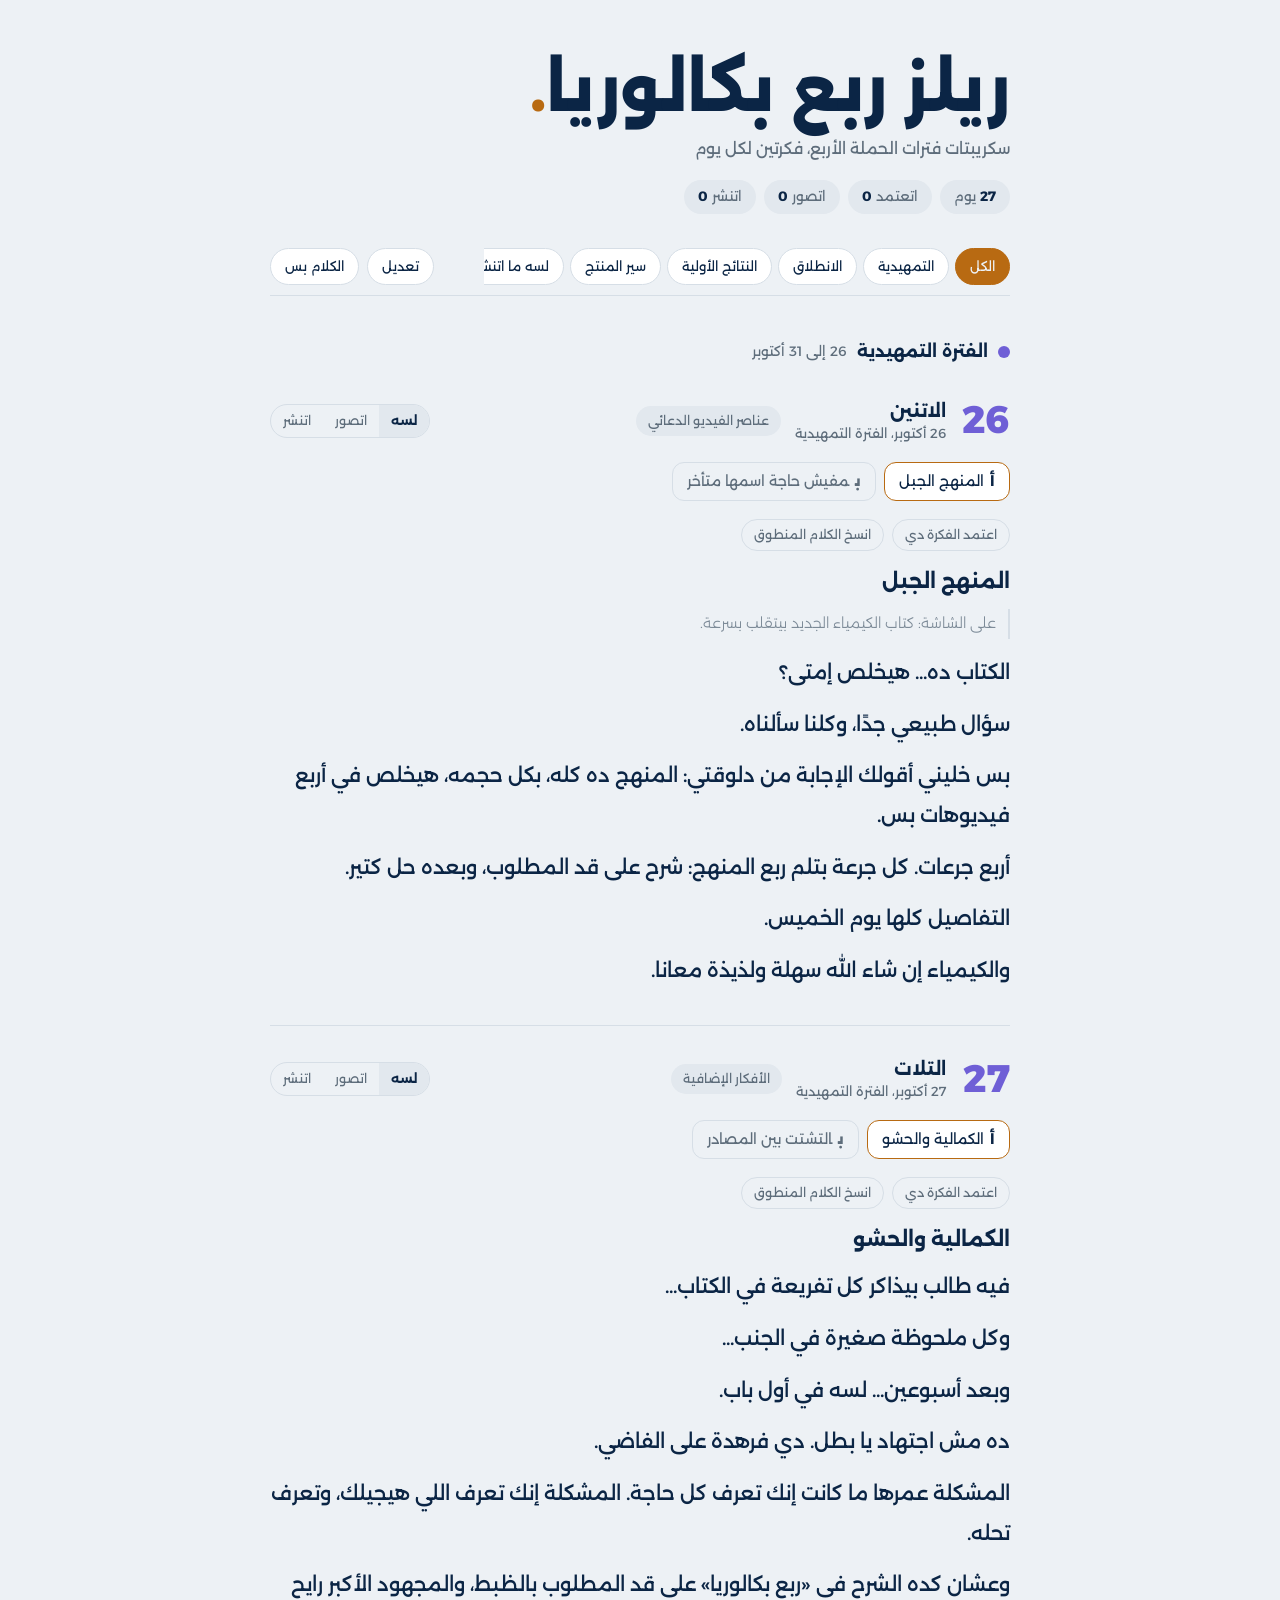
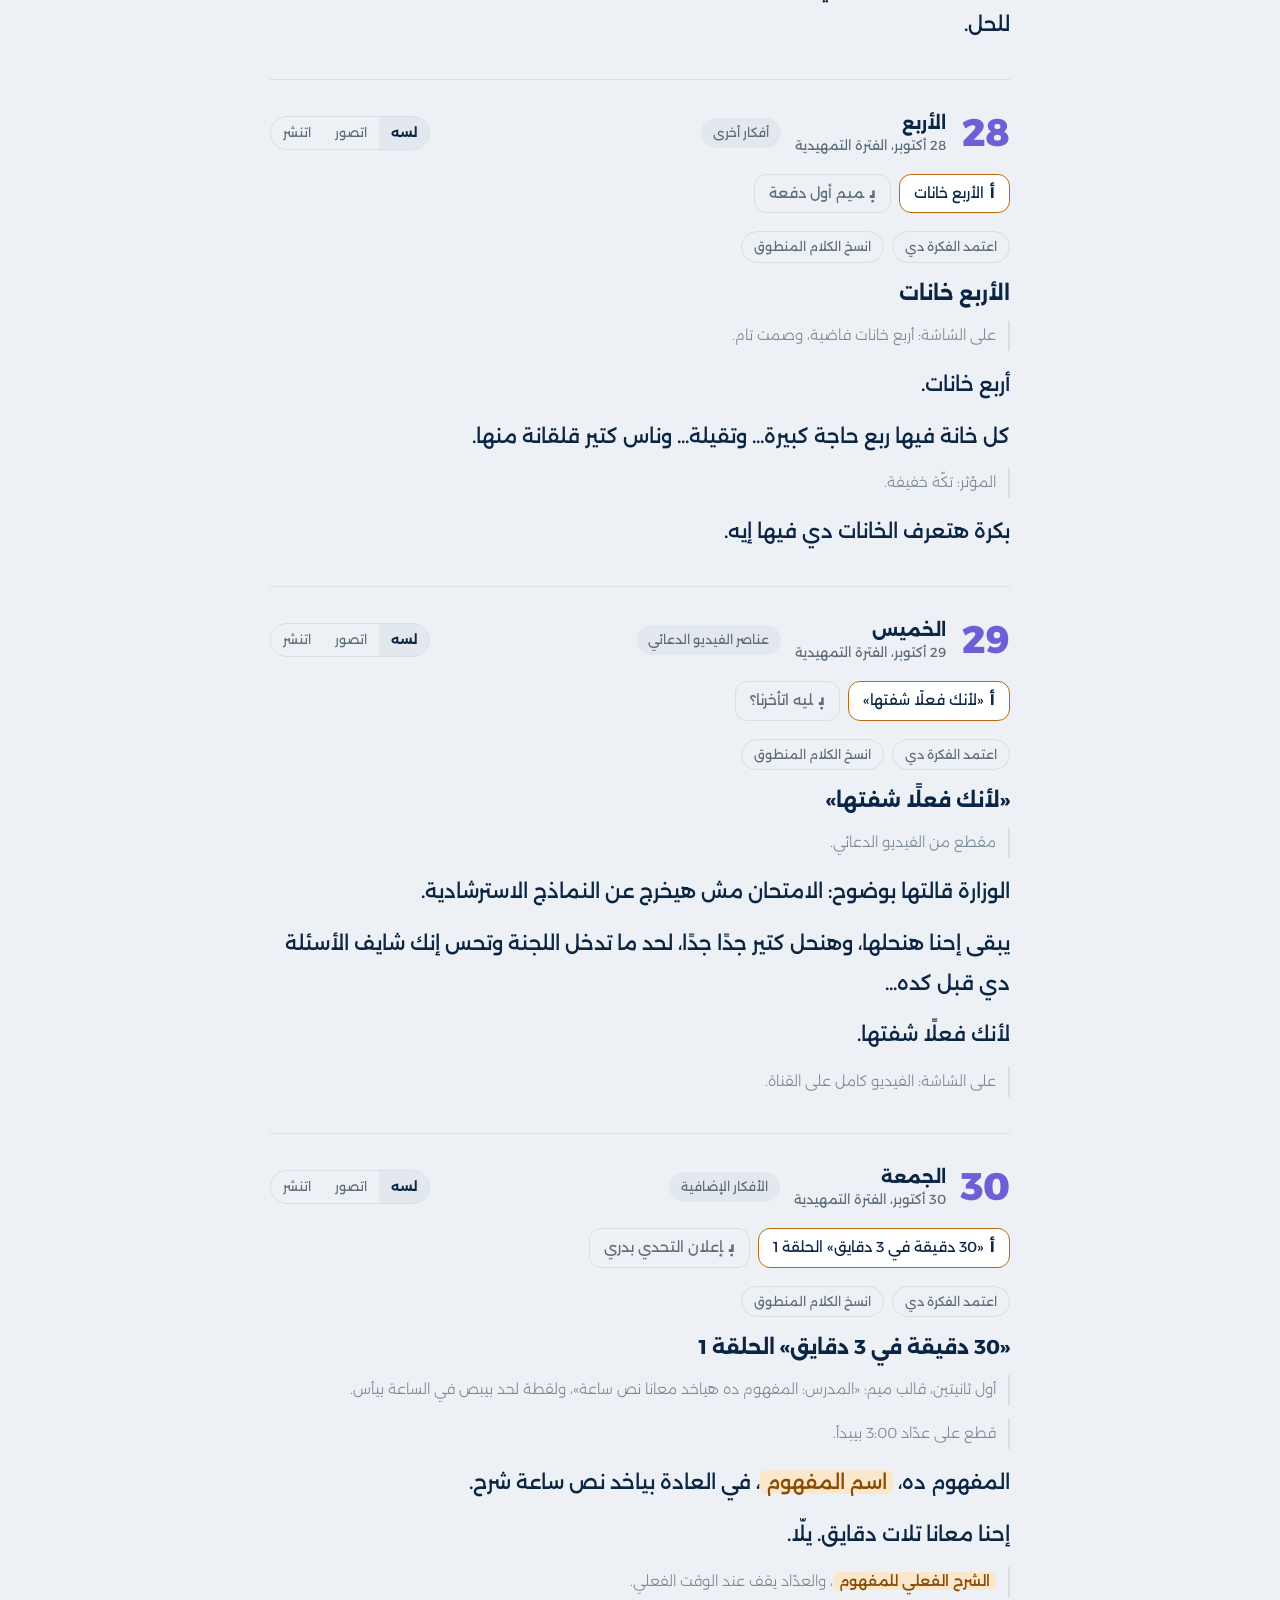
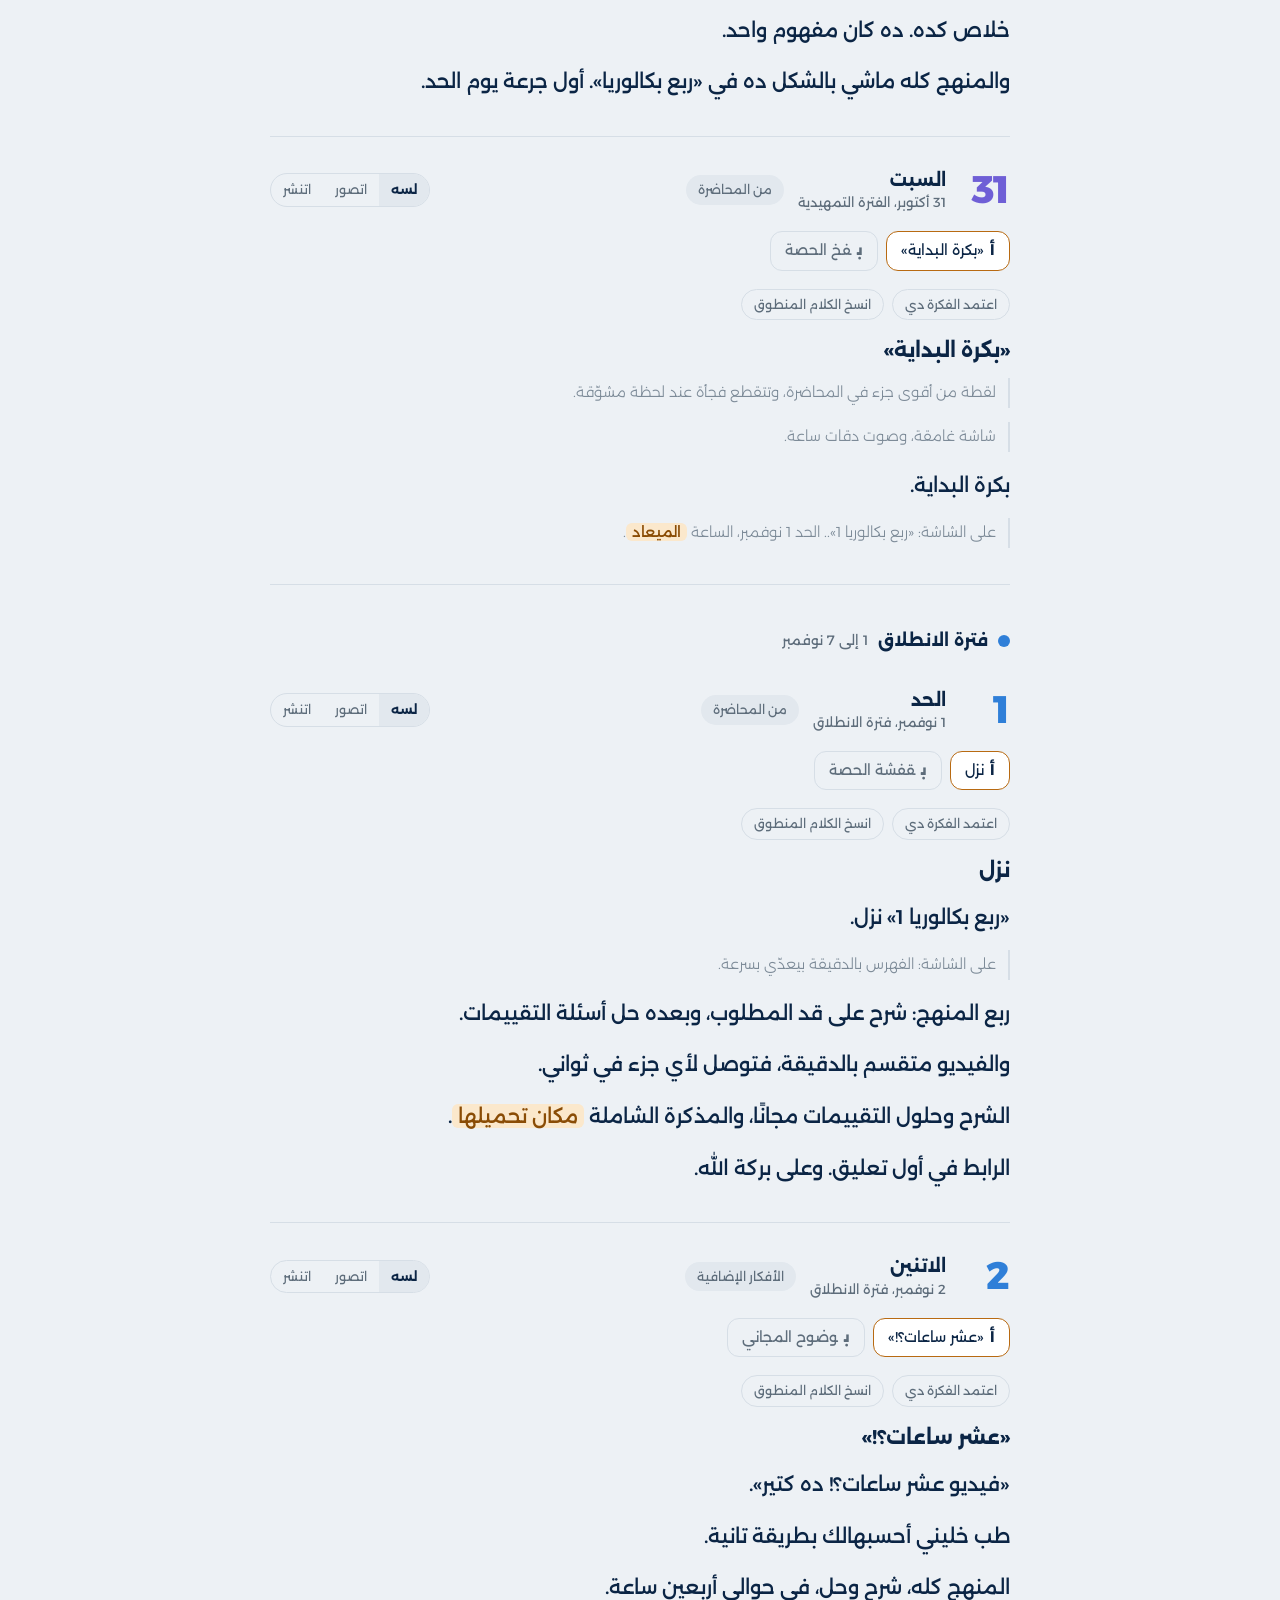
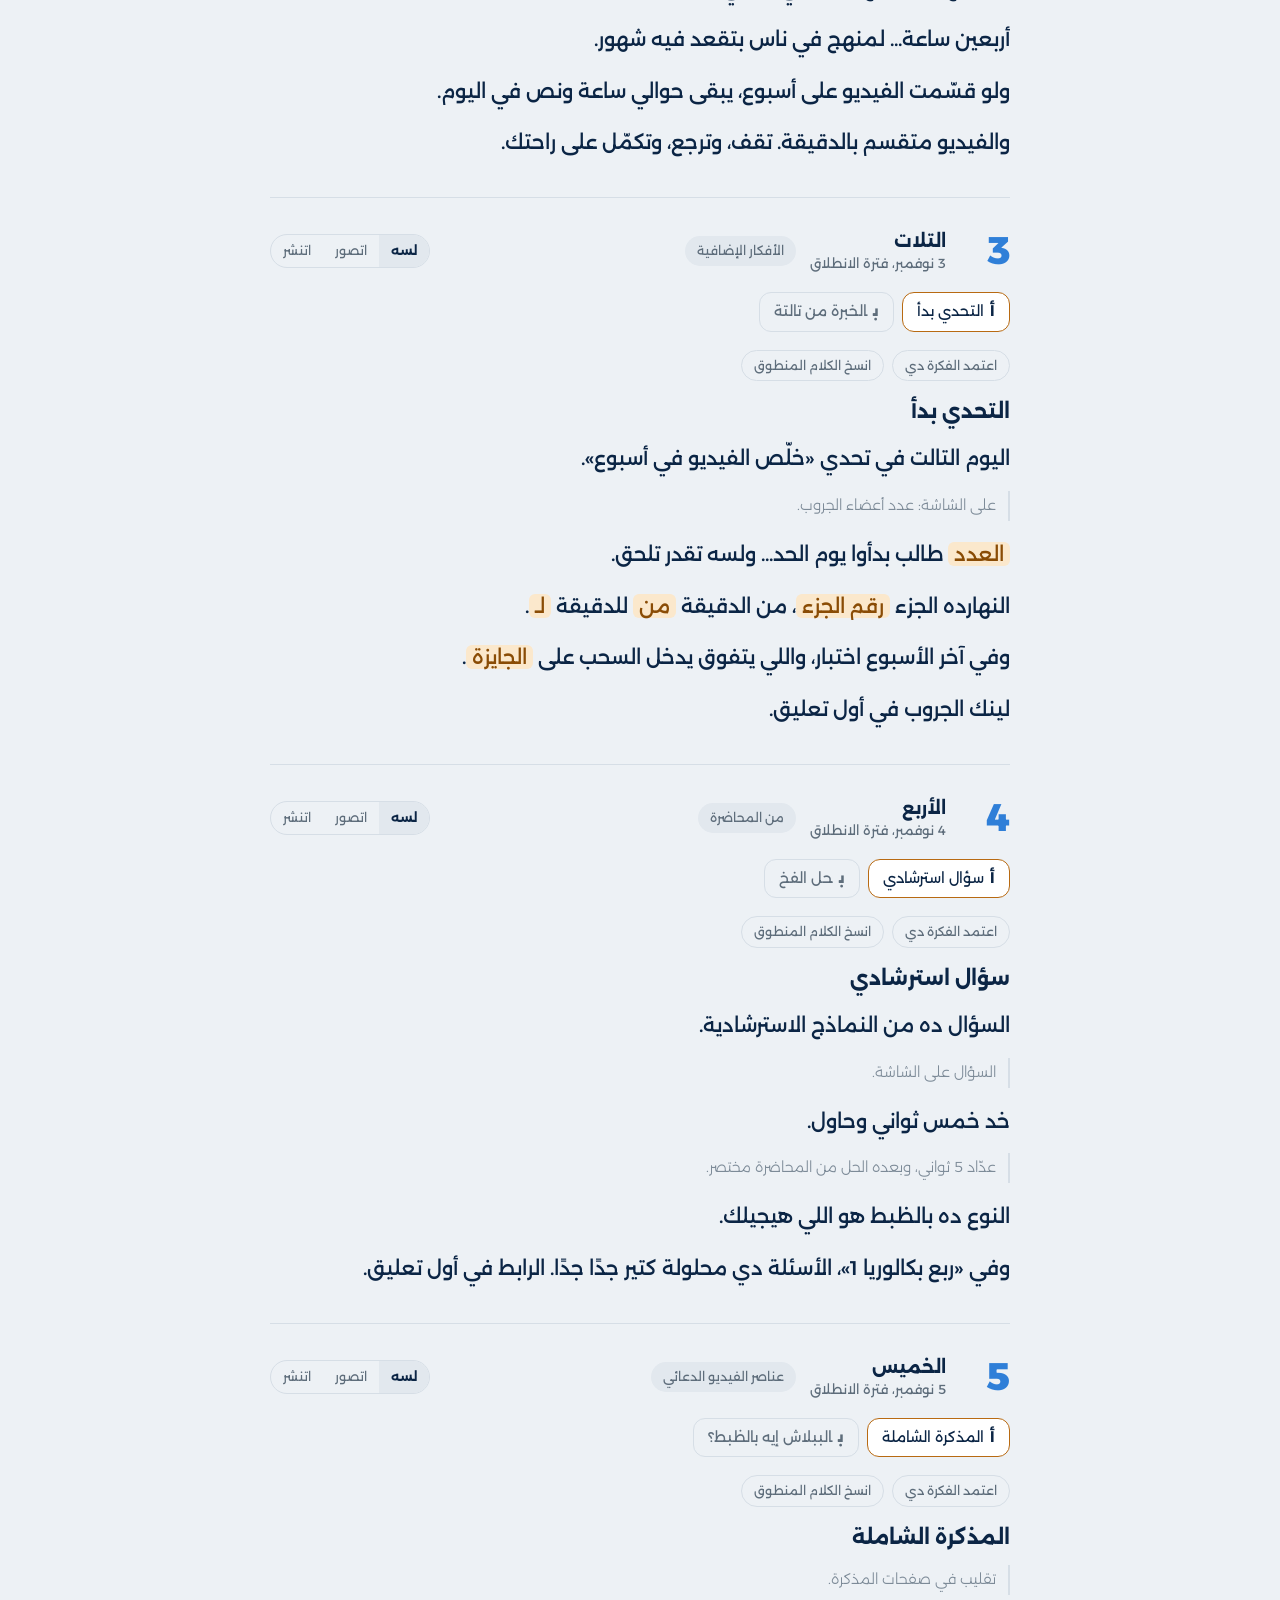
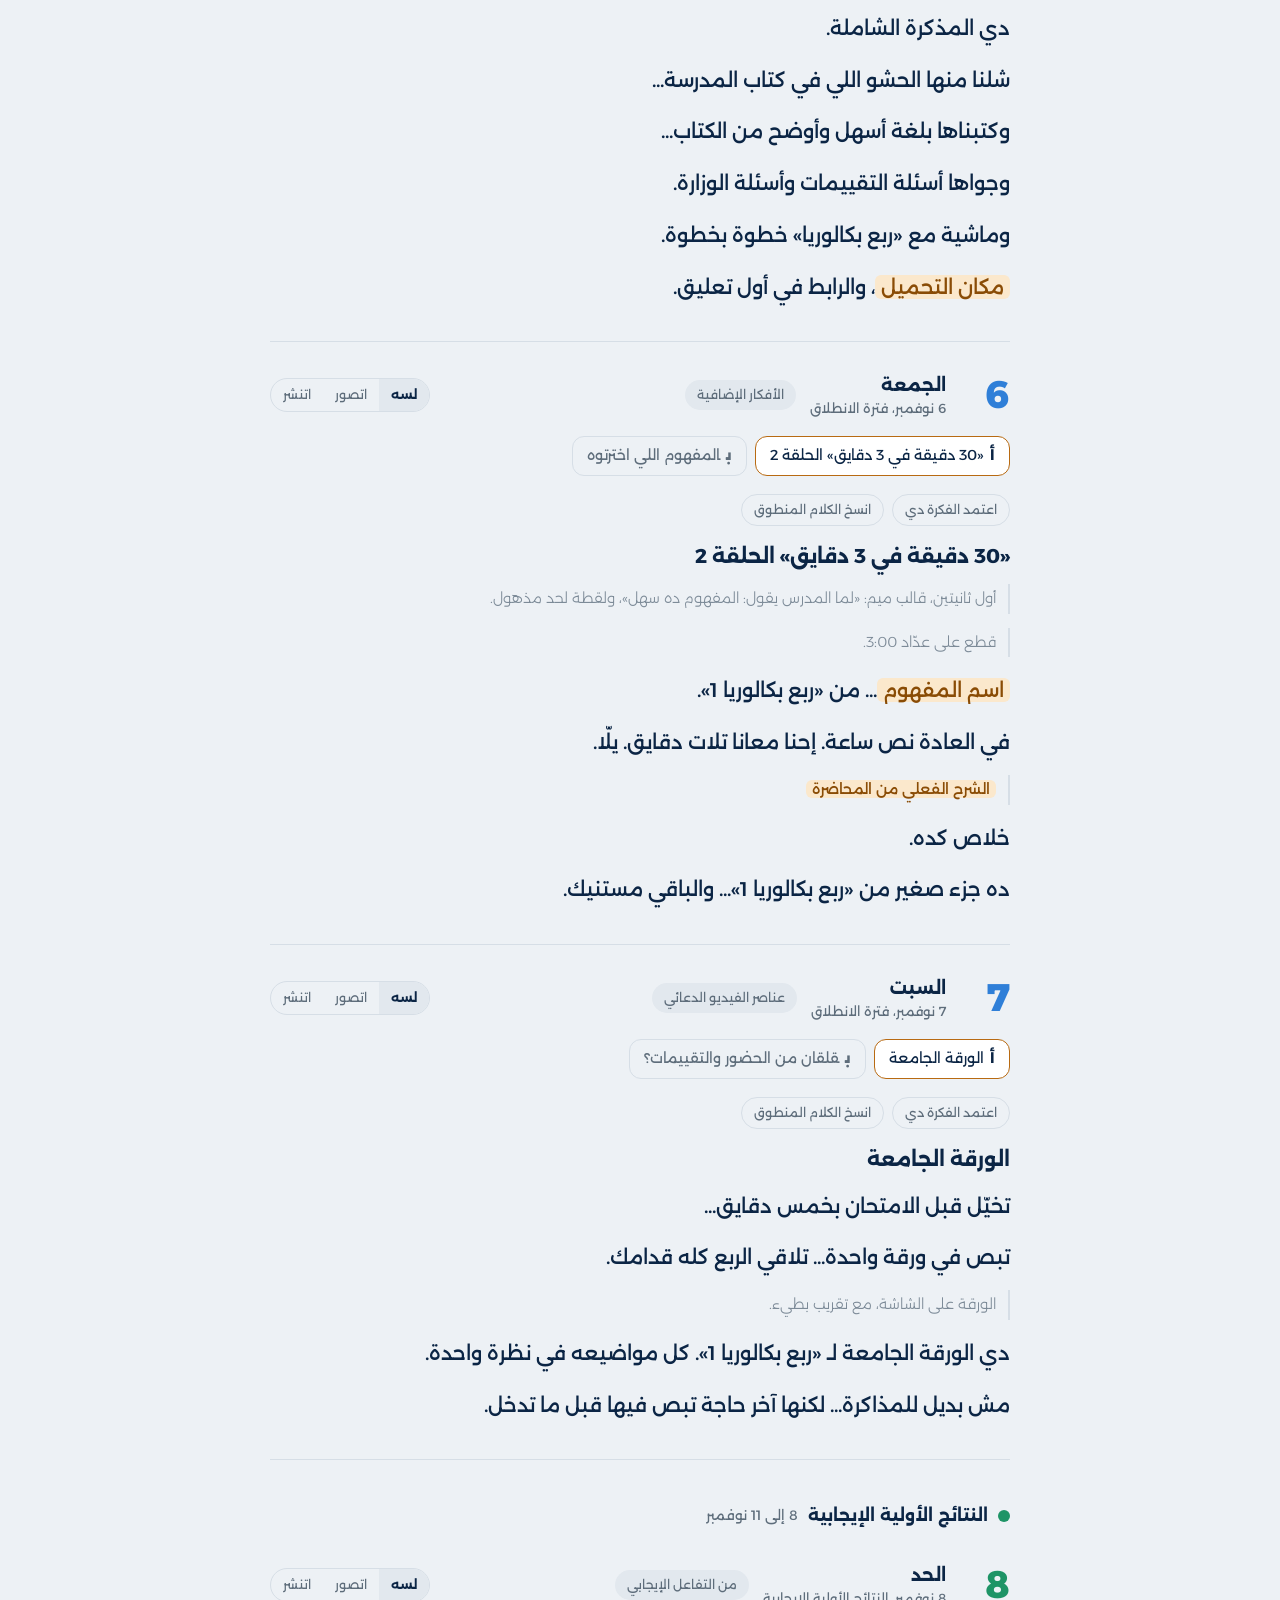
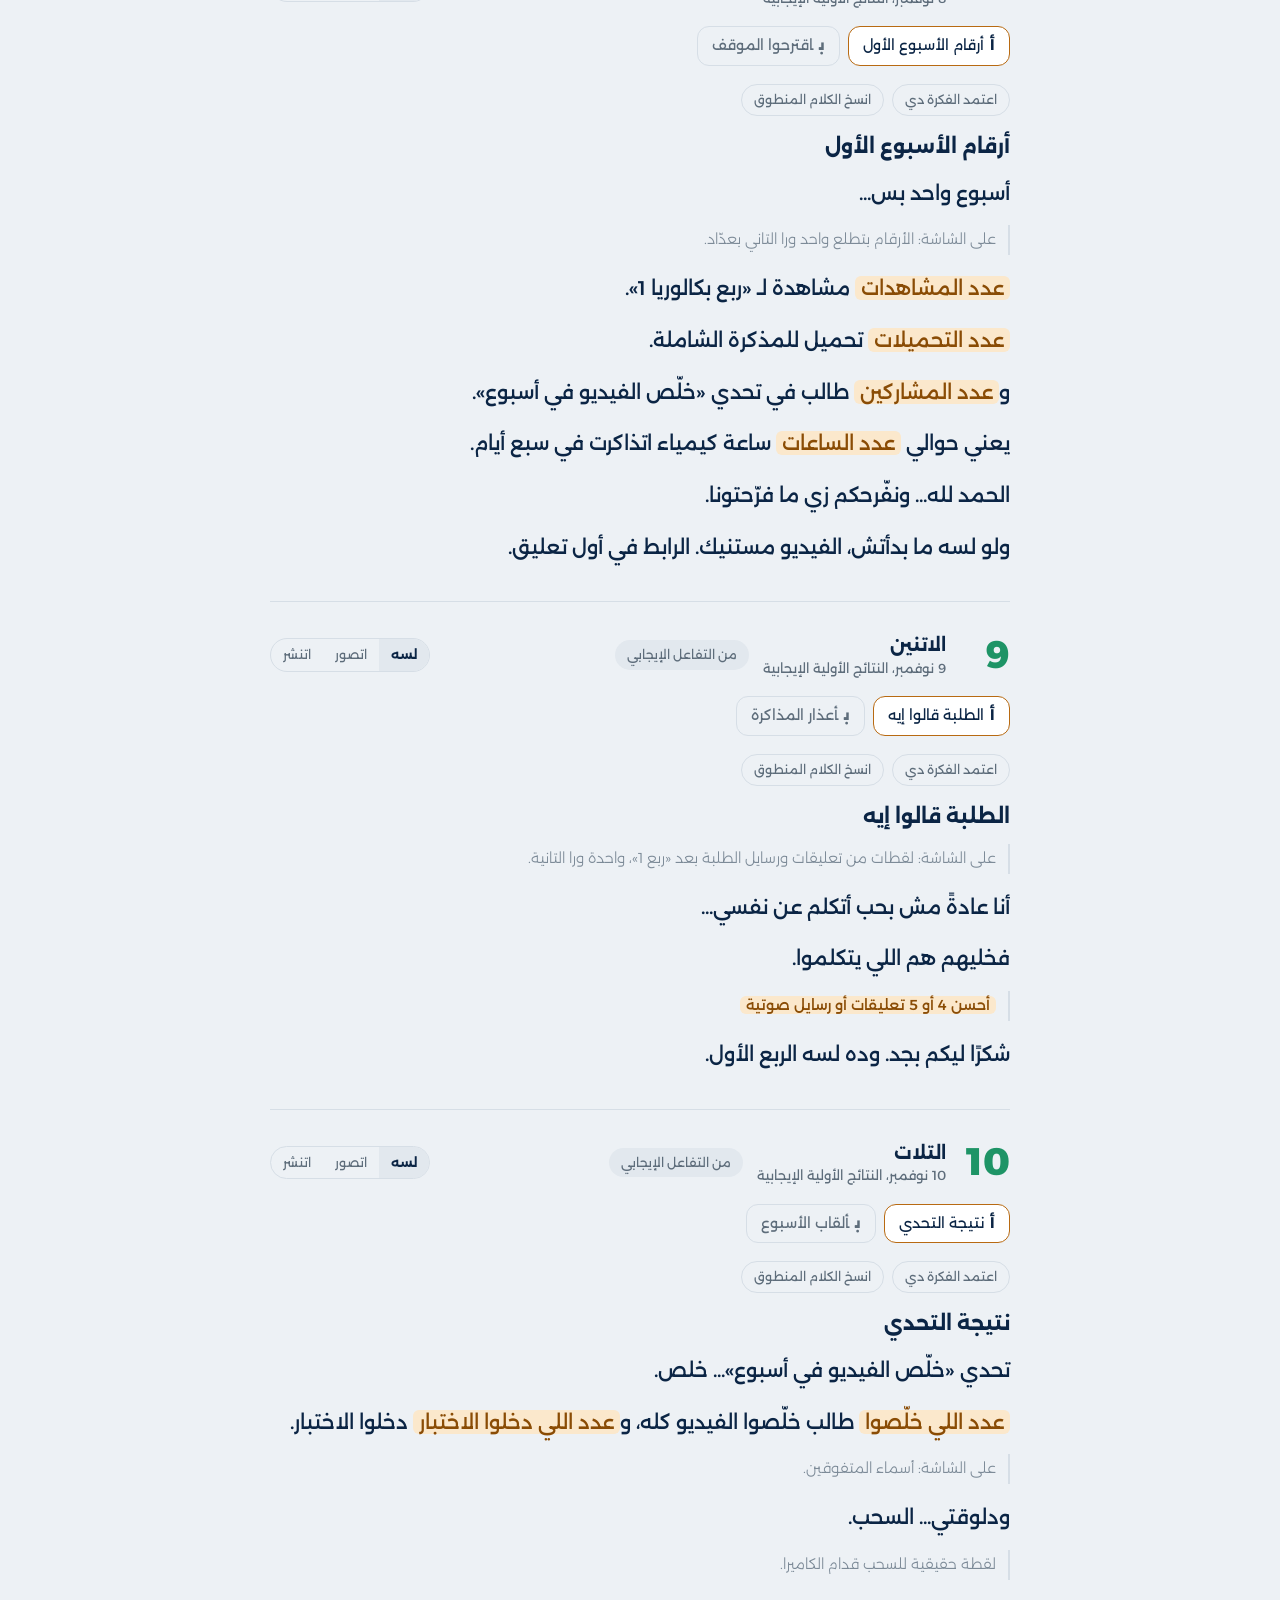
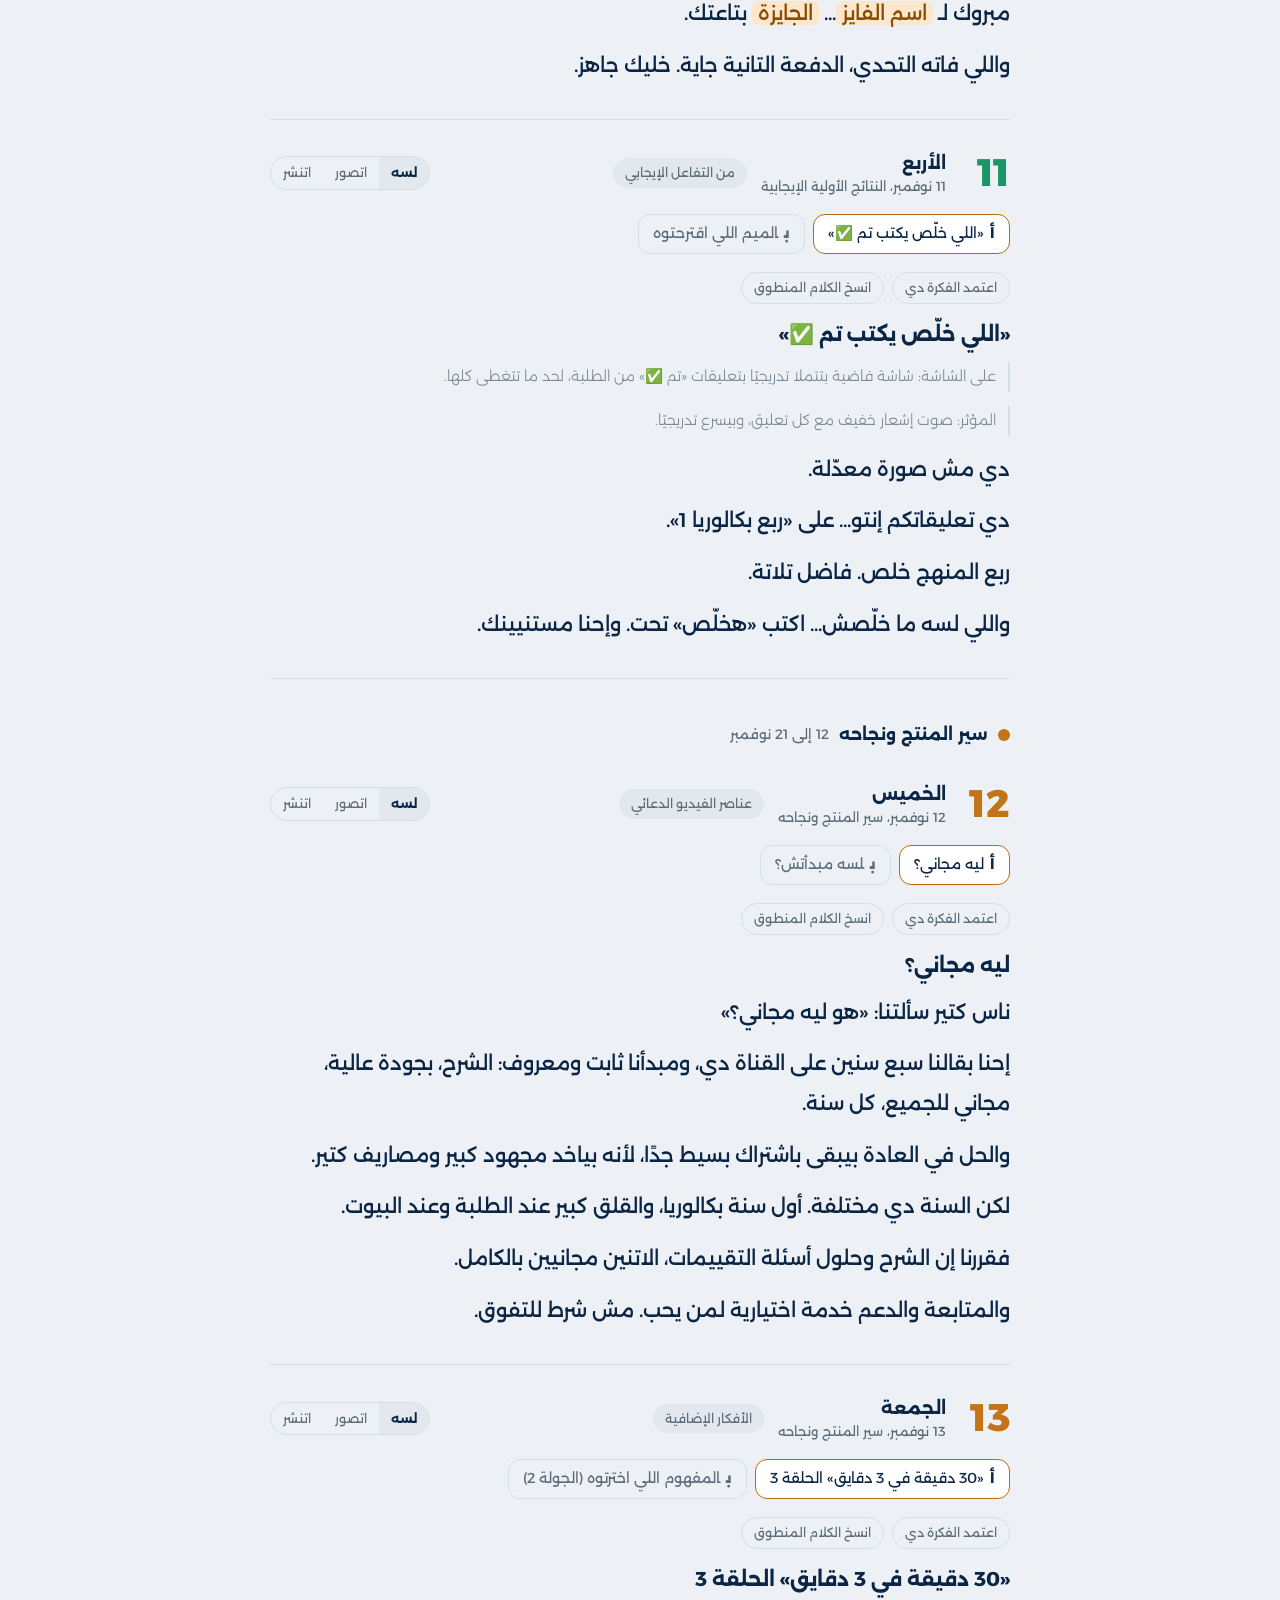
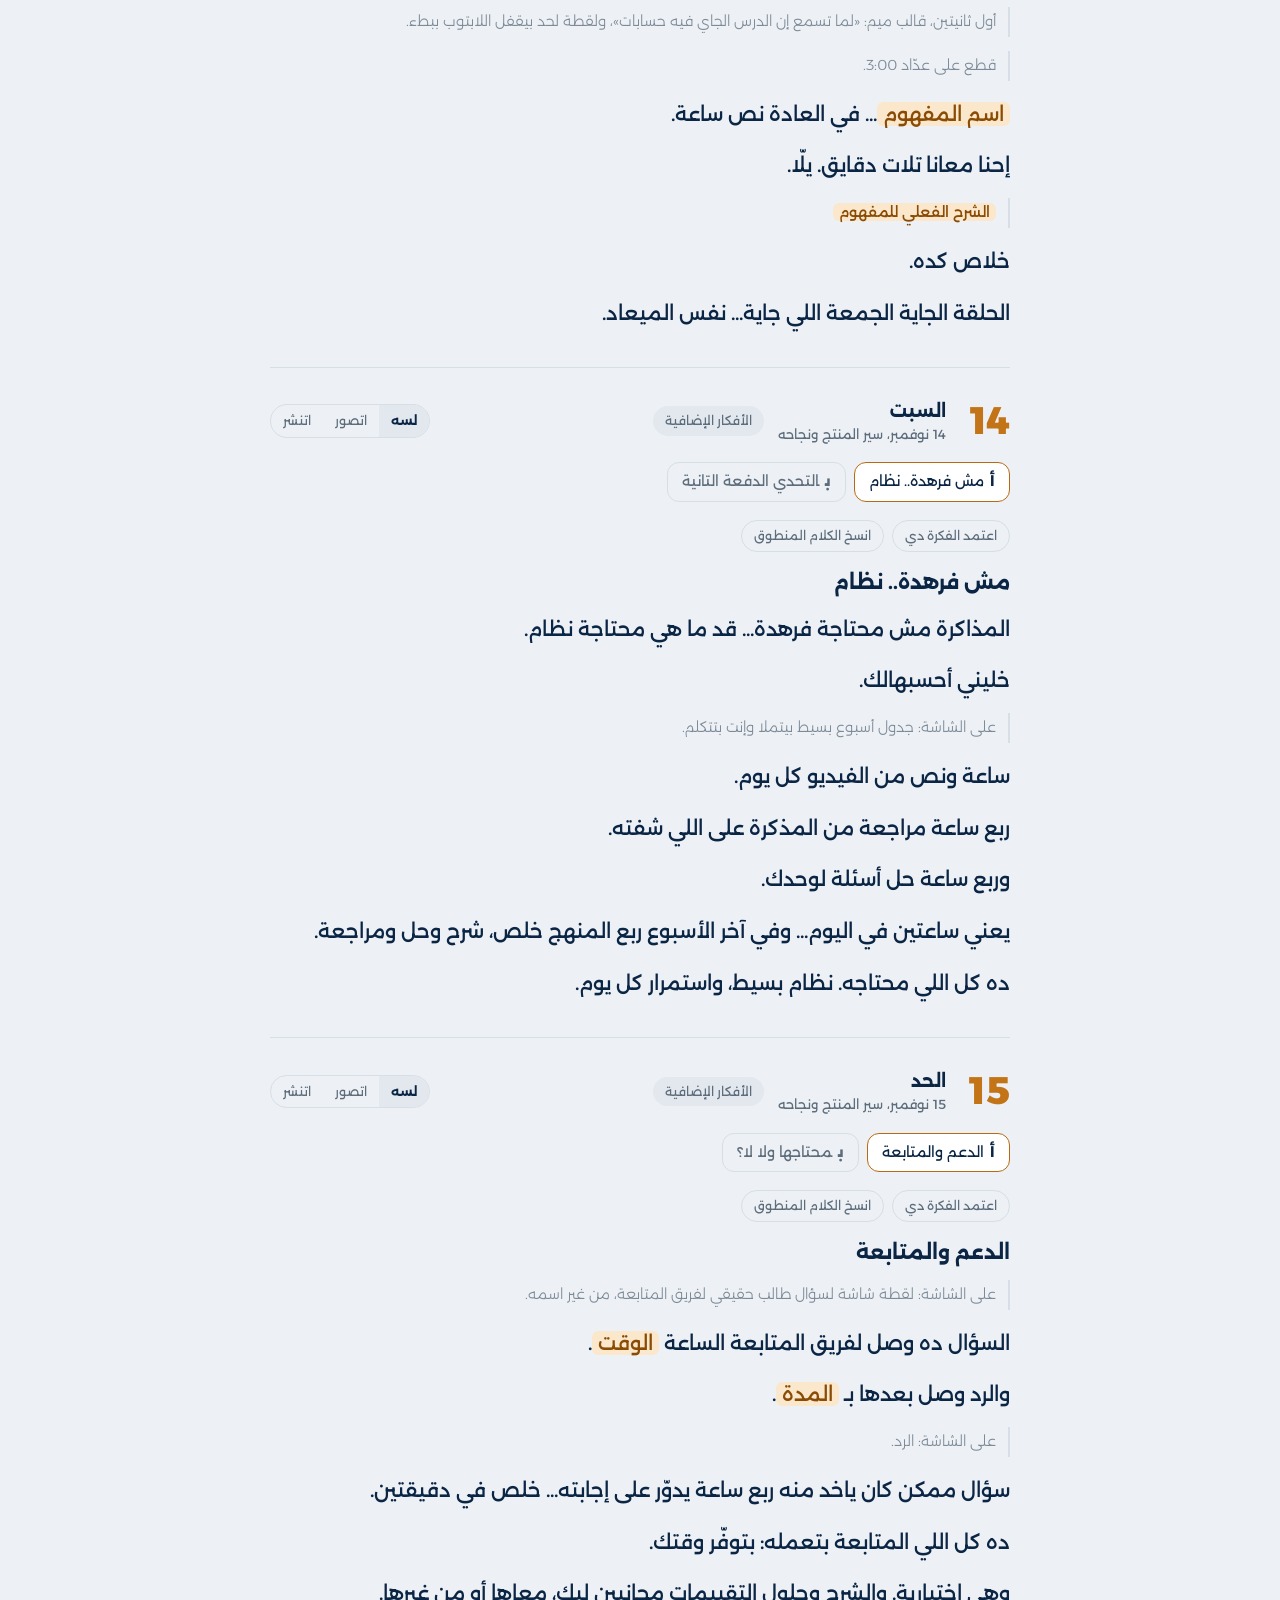
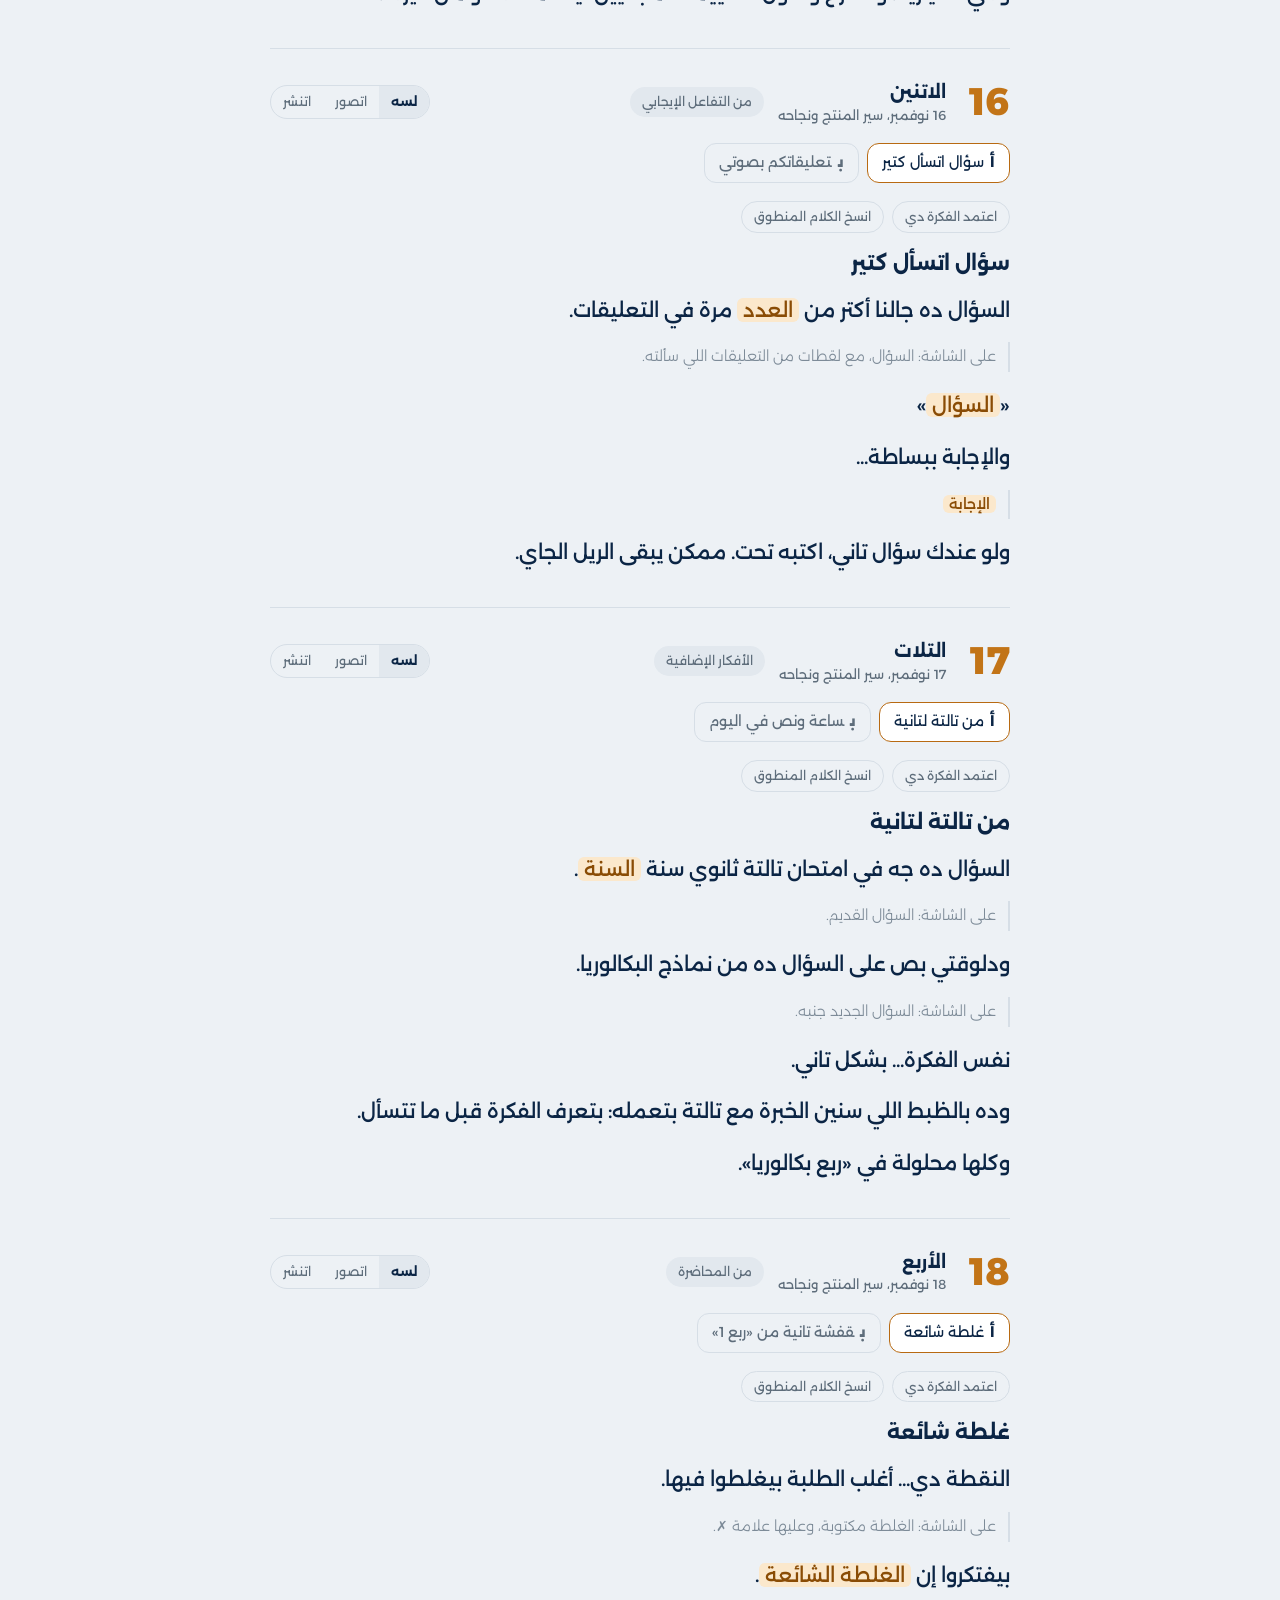
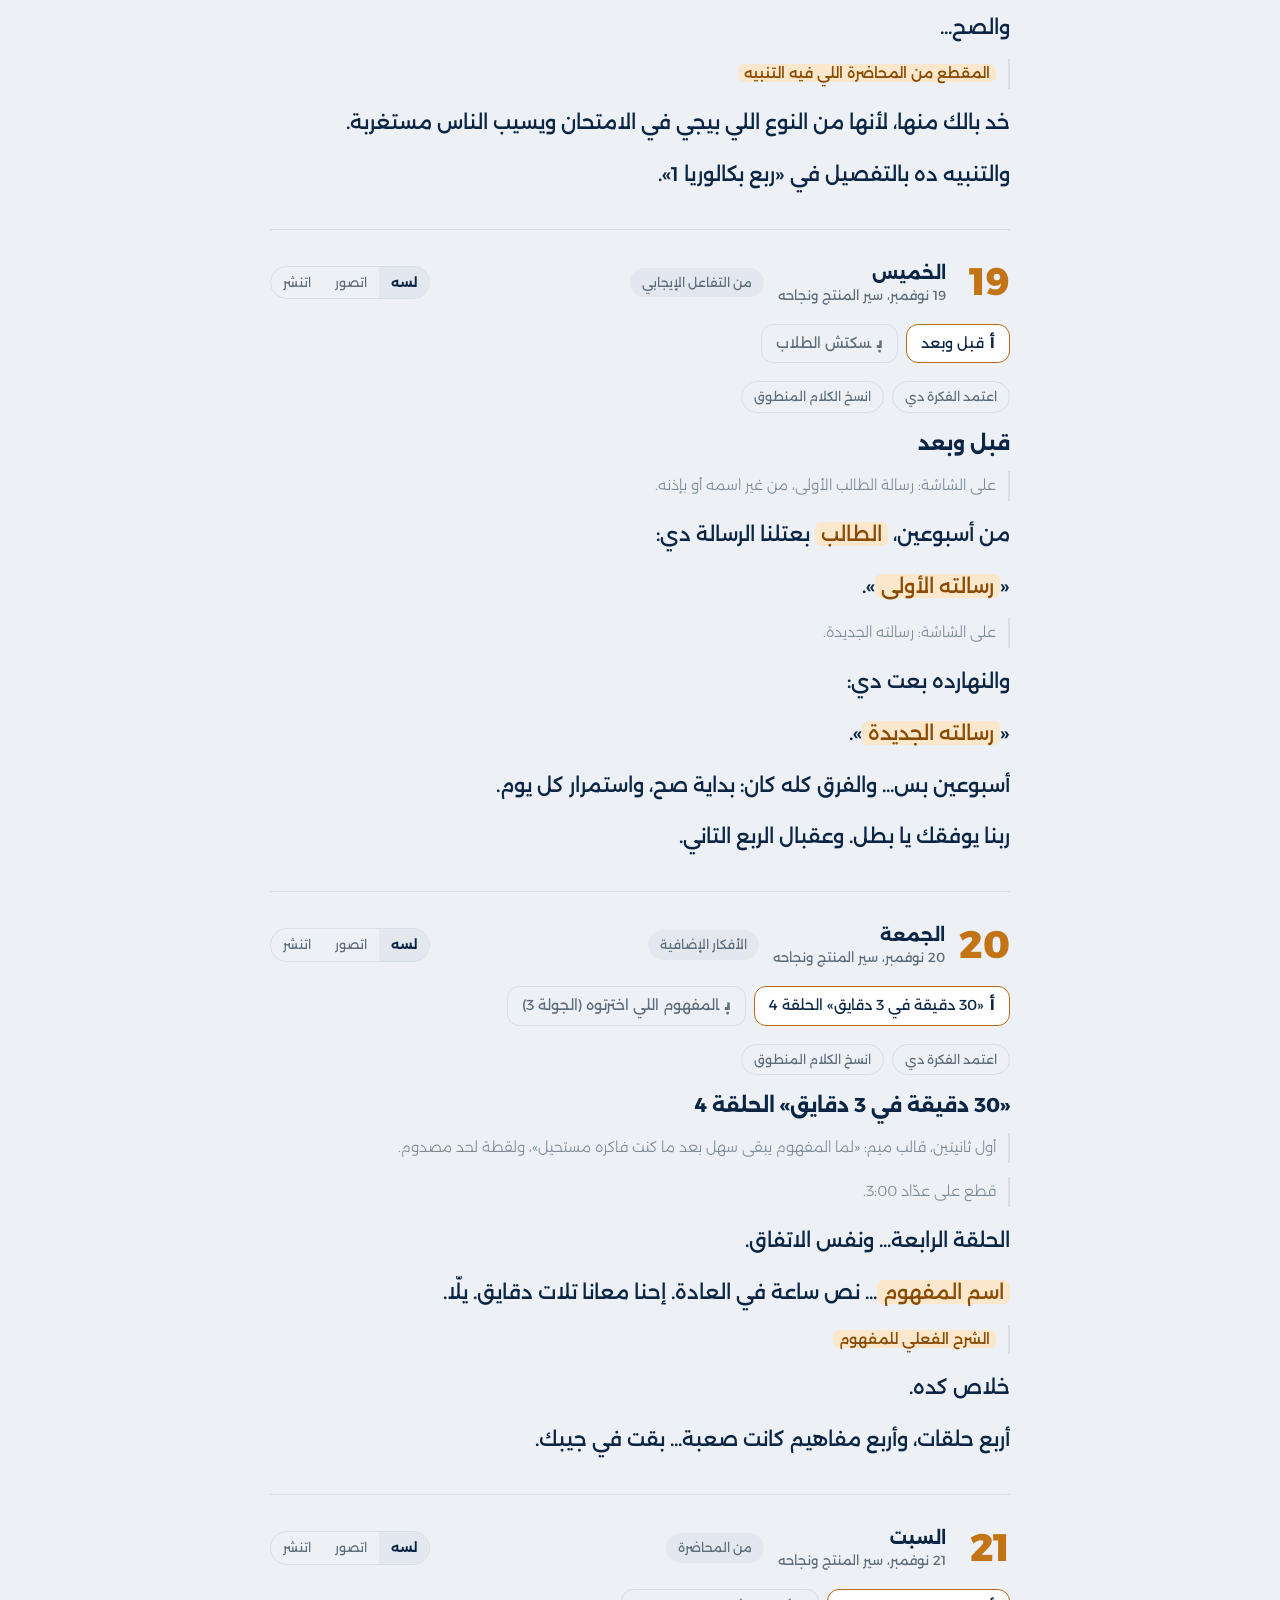
<file: reels.html>
<!DOCTYPE html>
<html lang="ar" dir="rtl">
<head>
<meta charset="utf-8">
<meta name="viewport" content="width=device-width, initial-scale=1, viewport-fit=cover">
<title>ريلز ربع بكالوريا | فترات الحملة الأربع</title>
<link rel="preconnect" href="https://fonts.googleapis.com">
<link rel="preconnect" href="https://fonts.gstatic.com" crossorigin>
<link href="https://fonts.googleapis.com/css2?family=Alexandria:wght@300;400;500;700;800&display=swap" rel="stylesheet">
<style>
:root{
  --bg:#EDF1F5;--surface:#FFFFFF;--spoken:#0B2545;--cue:#7D8B98;--cue-tag:#5E6D7B;
  --accent:#B86A12;--line:#D6DEE6;--ph-bg:#FBE8CC;--ph-fg:#8A4C05;--chip:#E2E8EE;
  --p1:#6F5FD6;--p2:#2F7FD8;--p3:#1E9466;--p4:#C27417;--ok:#1E8A62;
  color-scheme:light;box-sizing:border-box;
  padding-top:env(safe-area-inset-top,0px);padding-bottom:env(safe-area-inset-bottom,0px);
}
@media (prefers-color-scheme:dark){:root:not([data-theme="light"]){
  --bg:#0E1923;--surface:#14212D;--spoken:#FFF3D1;--cue:#64778A;--cue-tag:#7F93A6;
  --accent:#F2B544;--line:#22313F;--ph-bg:#3B2F14;--ph-fg:#FFD27A;--chip:#1B2A38;
  --p1:#9A8CF0;--p2:#5AA6F2;--p3:#3CC08E;--p4:#F0A44A;--ok:#3CC08E;color-scheme:dark}}
:root[data-theme="dark"]{
  --bg:#0E1923;--surface:#14212D;--spoken:#FFF3D1;--cue:#64778A;--cue-tag:#7F93A6;
  --accent:#F2B544;--line:#22313F;--ph-bg:#3B2F14;--ph-fg:#FFD27A;--chip:#1B2A38;
  --p1:#9A8CF0;--p2:#5AA6F2;--p3:#3CC08E;--p4:#F0A44A;--ok:#3CC08E;color-scheme:dark}
*,*::before,*::after{box-sizing:inherit}
html{scroll-padding-top:calc(env(safe-area-inset-top,0px) + 76px);scroll-behavior:smooth}
@media (prefers-reduced-motion:reduce){html{scroll-behavior:auto}}
body{margin:0;background:var(--bg);color:var(--spoken);font-family:"Alexandria","Segoe UI","Tahoma",sans-serif;line-height:1.9}
body::before{content:"";position:fixed;inset:0 0 auto;height:env(safe-area-inset-top,0px);z-index:10;background:var(--bg)}
.wrap{max-width:780px;margin:0 auto;padding:0 20px 80px}
button{font:inherit;color:inherit}
a:focus-visible,button:focus-visible{outline:2px solid var(--accent);outline-offset:2px}

header.hero{padding:52px 0 24px}
.hero h1{margin:0;font-weight:800;font-size:clamp(2.3rem,8vw,4rem);line-height:1.15}
.hero h1 .q{color:var(--accent)}
.hero p{margin:8px 0 0;color:var(--cue-tag)}
.meta{display:flex;gap:8px;flex-wrap:wrap;margin-top:16px}
.meta span{background:var(--chip);color:var(--cue-tag);border-radius:999px;padding:4px 14px;font-size:.85rem}
.meta b{color:var(--spoken);font-weight:700}

.bar{position:sticky;top:env(safe-area-inset-top,0px);z-index:5;background:var(--bg);border-bottom:1px solid var(--line);padding:10px 0;margin-bottom:6px}
.bar-inner{display:flex;gap:8px;align-items:center;flex-wrap:wrap}
.filters{display:flex;gap:6px;flex:1;min-width:0;overflow-x:auto;scrollbar-width:none}
.filters::-webkit-scrollbar{display:none}
.pill{flex:none;cursor:pointer;border:1px solid var(--line);background:var(--surface);border-radius:999px;padding:5px 14px;font-size:.82rem;white-space:nowrap}
.pill[aria-pressed="true"]{background:var(--accent);color:var(--bg);border-color:var(--accent)}
.saved{flex:none;font-size:.78rem;color:var(--cue-tag);opacity:0;transition:opacity .3s}
.saved.show{opacity:1}

.day{padding:30px 0 22px;border-bottom:1px solid var(--line)}
.day[hidden]{display:none}
.day-head{display:flex;align-items:center;gap:14px;flex-wrap:wrap}
.dnum{font-weight:800;font-size:2.4rem;line-height:1;min-width:1.3em;color:var(--ph)}
.day.p1 .dnum{color:var(--p1)} .day.p2 .dnum{color:var(--p2)} .day.p3 .dnum{color:var(--p3)} .day.p4 .dnum{color:var(--p4)}
.phase-head{display:flex;align-items:center;gap:10px;margin:40px 0 0;font-size:1.05rem;font-weight:700}
.phase-head .dot{width:12px;height:12px;border-radius:50%}
.phase-head .rng{color:var(--cue-tag);font-weight:400;font-size:.85rem}
.phase-head[hidden]{display:none}
.dinfo{display:flex;flex-direction:column;line-height:1.5}
.dinfo .w{font-weight:700;font-size:1.1rem}
.dinfo .m{color:var(--cue-tag);font-size:.82rem}
.cat{background:var(--chip);color:var(--cue-tag);border-radius:999px;padding:3px 12px;font-size:.78rem}
.status{margin-inline-start:auto;display:flex;border:1px solid var(--line);border-radius:999px;overflow:hidden}
.status button{border:0;background:transparent;padding:4px 12px;font-size:.78rem;cursor:pointer;color:var(--cue-tag)}
.status button[aria-pressed="true"]{background:var(--chip);color:var(--spoken);font-weight:700}
.status button.posted[aria-pressed="true"]{background:var(--ok);color:#fff}
.day.is-posted .dnum{opacity:.45}

.tabs{display:flex;gap:8px;margin:18px 0 6px;flex-wrap:wrap}
.tab{cursor:pointer;border:1px solid var(--line);background:transparent;border-radius:12px;padding:8px 14px;font-size:.9rem;text-align:start;line-height:1.5;color:var(--cue-tag)}
.tab .lt{font-weight:800;margin-inline-end:6px}
.tab[aria-selected="true"]{background:var(--surface);color:var(--spoken);border-color:var(--accent)}
.tab .star{color:var(--accent);margin-inline-start:6px}

.panel{padding-top:8px}
.panel[hidden]{display:none}
.ptools{display:flex;gap:8px;flex-wrap:wrap;margin:4px 0 14px}
.mini{cursor:pointer;border:1px solid var(--line);background:transparent;border-radius:999px;padding:3px 12px;font-size:.78rem;color:var(--cue-tag)}
.mini:hover{color:var(--spoken)}
.mini.on{border-color:var(--accent);color:var(--accent)}
.ititle{margin:0 0 12px;font-size:1.25rem;font-weight:700;line-height:1.6}

.spoken{margin:0 0 12px;font-size:1.24rem;font-weight:500;line-height:2;color:var(--spoken)}
.cue{margin:4px 0 14px;padding:2px 12px 2px 0;border-inline-start:2px solid var(--line);color:var(--cue);font-size:.9rem;font-weight:300;line-height:1.8}
body.only-spoken .cue{display:none}
.ph{background:var(--ph-bg);color:var(--ph-fg);border-radius:6px;padding:0 6px;font-weight:500}

.edwrap{position:relative}
body.editing .ed{border-radius:4px;outline:1px dashed transparent;outline-offset:4px;cursor:text}
body.editing .ed:hover{outline-color:var(--line)}
body.editing .ed:focus{outline:1px dashed var(--accent)}
.rev{display:none;position:absolute;top:2px;inset-inline-end:-30px;width:24px;height:24px;padding:0;border:0;border-radius:50%;background:transparent;color:var(--cue);opacity:.35;font-size:15px;line-height:24px;cursor:pointer}
.edwrap.modified>.rev{display:block}
.rev:hover,.rev:focus-visible{opacity:1;background:var(--chip);color:var(--spoken)}

.notes{margin-top:34px;padding:18px 20px;border:1px dashed var(--line);border-radius:14px;color:var(--cue-tag);font-size:.9rem}
.notes h2{margin:0 0 6px;font-size:1rem;color:var(--spoken)}
.notes ul{margin:0;padding-inline-start:20px}
footer{padding:26px 0;color:var(--cue-tag);font-size:.82rem}
.reset-all{background:none;border:0;color:var(--cue);cursor:pointer;padding:0;text-decoration:underline;text-underline-offset:3px;opacity:.6;font-size:.8rem}
.reset-all:hover{opacity:1}
.toast{position:fixed;bottom:calc(20px + env(safe-area-inset-bottom,0px));left:50%;transform:translateX(-50%) translateY(20px);background:var(--spoken);color:var(--bg);padding:8px 18px;border-radius:999px;font-size:.85rem;opacity:0;transition:.25s;pointer-events:none}
.toast.show{opacity:1;transform:translateX(-50%) translateY(0)}
@media (max-width:860px){.edwrap.modified{padding-inline-end:28px}.rev{inset-inline-end:0}}
@media (max-width:560px){.spoken{font-size:1.12rem}.dnum{font-size:2rem}.status{margin-inline-start:0}}
@media print{.bar,.ptools,.status,.rev{display:none}body{background:#fff}.panel[hidden]{display:block}}
</style>
</head>
<body>
<div class="wrap">
<header class="hero">
  <h1>ريلز ربع بكالوريا<span class="q">.</span></h1>
  <p class="ed-static">سكريبتات فترات الحملة الأربع، فكرتين لكل يوم</p>
  <div class="meta" id="meta"></div>
</header>

<nav class="bar" aria-label="أدوات">
  <div class="bar-inner">
    <div class="filters" role="group" aria-label="الفترات">
      <button class="pill" data-f="all" aria-pressed="true">الكل</button>
      <button class="pill" data-f="p1" aria-pressed="false">التمهيدية</button>
      <button class="pill" data-f="p2" aria-pressed="false">الانطلاق</button>
      <button class="pill" data-f="p3" aria-pressed="false">النتائج الأولية</button>
      <button class="pill" data-f="p4" aria-pressed="false">سير المنتج</button>
      <button class="pill" data-f="todo" aria-pressed="false">لسه ما اتنشرش</button>
    </div>
    <span class="saved" id="saved" aria-live="polite">اتحفظ</span>
    <button class="pill" id="edit" aria-pressed="false">تعديل</button>
    <button class="pill" id="only" aria-pressed="false">الكلام بس</button>
  </div>
</nav>

<main id="days"></main>

<section class="notes">
  <h2>محتاج تأكيد قبل التصوير</h2>
  <ul>
    <li>نسب الحضور والتقييمات في ريل السبت 7 نوفمبر (ب).</li>
    <li>هل المذكرة الشاملة مجانية للتحميل؟ ولو المطبوعة بفلوس، يتوضح ده في ريل الخميس 5 نوفمبر (ب).</li>
    <li>ريلز النتائج الأولية وسير المنتج محتاجة تتجمع لها المادة من يوم 1 نوفمبر: التعليقات والرسايل، والأرقام، ومواقف الميم، وأعذار المذاكرة، والسكتشات، ونتايج تصويت الستوري.</li>
    <li>إذن الطلبة قبل نشر أسمائهم أو رسايلهم.</li>
  </ul>
</section>
<footer><button class="reset-all" id="resetAll" type="button">رجّع كل النصوص الأصلية</button></footer>
</div>
<div class="toast" id="toast" role="status"></div>

<script>
var DATA=[{"id": "d26", "phase": "p1", "day": "الاتنين", "date": "26 أكتوبر", "cat": "عناصر الفيديو الدعائي", "ideas": [{"t": "المنهج الجبل", "l": [["c", "على الشاشة: كتاب الكيمياء الجديد بيتقلب بسرعة."], ["s", "الكتاب ده... هيخلص إمتى؟"], ["s", "سؤال طبيعي جدًا، وكلنا سألناه."], ["s", "بس خليني أقولك الإجابة من دلوقتي: المنهج ده كله، بكل حجمه، هيخلص في أربع فيديوهات بس."], ["s", "أربع جرعات. كل جرعة بتلم ربع المنهج: شرح على قد المطلوب، وبعده حل كتير."], ["s", "التفاصيل كلها يوم الخميس."], ["s", "والكيمياء إن شاء الله سهلة ولذيذة معانا."]]}, {"t": "مفيش حاجة اسمها متأخر", "l": [["s", "حاسس إنك اتأخرت؟"], ["s", "طب بص..."], ["s", "مفيش حاجة اسمها متأخر. فيه حاجة اسمها لسه مبدأتش."], ["s", "ولو إنت لسه ما بدأتش، أو بدأت وتايه، فده أحسن وقت تبدأ فيه صح، من أول السطر."], ["s", "يوم الحد 1 نوفمبر، دفعة كاملة هتبدأ «ربع بكالوريا 1» في نفس اليوم."], ["s", "يعني مش هتبدأ لوحدك."]]}]}, {"id": "d27", "phase": "p1", "day": "التلات", "date": "27 أكتوبر", "cat": "الأفكار الإضافية", "ideas": [{"t": "الكمالية والحشو", "l": [["s", "فيه طالب بيذاكر كل تفريعة في الكتاب..."], ["s", "وكل ملحوظة صغيرة في الجنب..."], ["s", "وبعد أسبوعين... لسه في أول باب."], ["s", "ده مش اجتهاد يا بطل. دي فرهدة على الفاضي."], ["s", "المشكلة عمرها ما كانت إنك تعرف كل حاجة. المشكلة إنك تعرف اللي هيجيلك، وتعرف تحله."], ["s", "وعشان كده الشرح في «ربع بكالوريا» على قد المطلوب بالظبط، والمجهود الأكبر رايح للحل."]]}, {"t": "التشتت بين المصادر", "l": [["c", "المؤثر: صوت إشعارات بيتراكم."], ["s", "فيديو من هنا... ملزمة من هناك... جروب... قناة تانية... فيديو «أهم 5 أسئلة»..."], ["s", "وفي آخر اليوم: لفّيت كتير... وما وصلتش."], ["s", "المشكلة ببساطة مش إنك مش بتذاكر. المشكلة إنك بتذاكر من عشر أماكن."], ["s", "الحل: مصدر واحد. مذكرة شاملة، وأربع فيديوهات، والحل جواهم."], ["s", "وأول فيديو يوم الحد 1 نوفمبر."]]}]}, {"id": "d28", "phase": "p1", "day": "الأربع", "date": "28 أكتوبر", "cat": "أفكار أخرى", "ideas": [{"t": "الأربع خانات", "l": [["c", "على الشاشة: أربع خانات فاضية، وصمت تام."], ["s", "أربع خانات."], ["s", "كل خانة فيها ربع حاجة كبيرة... وتقيلة... وناس كتير قلقانة منها."], ["c", "المؤثر: تكّة خفيفة."], ["s", "بكرة هتعرف الخانات دي فيها إيه."]]}, {"t": "ميم أول دفعة", "l": [["c", "قالب ميم: «أول دفعة بكالوريا وهي داخلة السنة»، مع صورة فار تجارب لابس نضارة معمل."], ["c", "المؤثر: صوت ثابت من مكتبة المؤثرات."], ["s", "أول دفعة بتجرب النظام الجديد..."], ["s", "تمام. مفهوم."], ["s", "بس مش لازم تجرب المذاكرة لوحدك كمان."], ["c", "على الشاشة: «ربع بكالوريا».. الحد 1 نوفمبر."], ["s", "اكتبلنا في التعليقات أكتر موقف بيوجعك في السنة دي... ممكن يبقى الميم الجاي."]]}]}, {"id": "d29", "phase": "p1", "day": "الخميس", "date": "29 أكتوبر", "cat": "عناصر الفيديو الدعائي", "ideas": [{"t": "«لأنك فعلًا شفتها»", "l": [["c", "مقطع من الفيديو الدعائي."], ["s", "الوزارة قالتها بوضوح: الامتحان مش هيخرج عن النماذج الاسترشادية."], ["s", "يبقى إحنا هنحلها، وهنحل كتير جدًا جدًا، لحد ما تدخل اللجنة وتحس إنك شايف الأسئلة دي قبل كده..."], ["s", "لأنك فعلًا شفتها."], ["c", "على الشاشة: الفيديو كامل على القناة."]]}, {"t": "ليه اتأخرنا؟", "l": [["s", "ممكن تسأل: إنتو اتأخرتوا ليه؟"], ["s", "بصراحة: ما كانش ينفع ننزّل المنهج سلوقة."], ["s", "لا في طريقة الشرح، ولا في المذكرة اللي هتذاكر منها."], ["s", "إحنا عندنا، بفضل الله، حد أدنى من الجودة ما ينفعش ننزل عنه."], ["s", "والوقت ده ما راحش على الفاضي: كنا بنجهزلكم المذكرة الشاملة، من غير حشو كتاب المدرسة، وبلغة أسهل، وفيها أسئلة التقييمات والوزارة."], ["s", "التفاصيل كلها في الفيديو اللي نزل النهارده."]]}]}, {"id": "d30", "phase": "p1", "day": "الجمعة", "date": "30 أكتوبر", "cat": "الأفكار الإضافية", "ideas": [{"t": "«30 دقيقة في 3 دقايق» الحلقة 1", "l": [["c", "أول ثانيتين، قالب ميم: «المدرس: المفهوم ده هياخد معانا نص ساعة»، ولقطة لحد بيبص في الساعة بيأس."], ["c", "قطع على عدّاد 3:00 بيبدأ."], ["s", "المفهوم ده، [اسم المفهوم]، في العادة بياخد نص ساعة شرح."], ["s", "إحنا معانا تلات دقايق. يلّا."], ["c", "[الشرح الفعلي للمفهوم]، والعدّاد يقف عند الوقت الفعلي."], ["s", "خلاص كده. ده كان مفهوم واحد."], ["s", "والمنهج كله ماشي بالشكل ده في «ربع بكالوريا». أول جرعة يوم الحد."]]}, {"t": "إعلان التحدي بدري", "l": [["s", "لو هتبدأ «ربع بكالوريا 1» يوم الحد، ابدأه مع دفعة."], ["s", "عاملين تحدي اسمه: «خلّص الفيديو في أسبوع»."], ["s", "تدخل الجروب من النهارده، ويوم الحد نبدأ كلنا مع بعض."], ["s", "كل يوم جزء محدد، وفي آخر الأسبوع اختبار، واللي يتفوق يدخل السحب على [الجايزة]."], ["s", "عشر ساعات على سبع أيام... يعني حوالي ساعة ونص في اليوم. مش أكتر."], ["s", "لينك الجروب في أول تعليق."]]}]}, {"id": "d31", "phase": "p1", "day": "السبت", "date": "31 أكتوبر", "cat": "من المحاضرة", "ideas": [{"t": "«بكرة البداية»", "l": [["c", "لقطة من أقوى جزء في المحاضرة، وتتقطع فجأة عند لحظة مشوّقة."], ["c", "شاشة غامقة، وصوت دقات ساعة."], ["s", "بكرة البداية."], ["c", "على الشاشة: «ربع بكالوريا 1».. الحد 1 نوفمبر، الساعة [الميعاد]."]]}, {"t": "فخ الحصة", "l": [["s", "سؤال من «ربع بكالوريا 1»..."], ["c", "السؤال على الشاشة."], ["s", "شكله سهل؟"], ["s", "هو ده بالظبط اللي بيخليه فخ."], ["s", "اكتب إجابتك في التعليقات، والحل بكرة في الفيديو."], ["s", "وهنشوف بكرة... كام واحد وقع فيه."]]}]}, {"id": "n01", "phase": "p2", "day": "الحد", "date": "1 نوفمبر", "cat": "من المحاضرة", "ideas": [{"t": "نزل", "l": [["s", "«ربع بكالوريا 1» نزل."], ["c", "على الشاشة: الفهرس بالدقيقة بيعدّي بسرعة."], ["s", "ربع المنهج: شرح على قد المطلوب، وبعده حل أسئلة التقييمات."], ["s", "والفيديو متقسم بالدقيقة، فتوصل لأي جزء في ثواني."], ["s", "الشرح وحلول التقييمات مجانًا، والمذكرة الشاملة [مكان تحميلها]."], ["s", "الرابط في أول تعليق. وعلى بركة الله."]]}, {"t": "قفشة الحصة", "l": [["c", "أطرف لحظة كلامية من المحاضرة، من 15 لـ 20 ثانية، زي ما هي من غير أي تعديل."], ["c", "على الشاشة بعدها: «ده كان جزء من 10 ساعات.. «ربع بكالوريا 1» نزل»."]]}]}, {"id": "n02", "phase": "p2", "day": "الاتنين", "date": "2 نوفمبر", "cat": "الأفكار الإضافية", "ideas": [{"t": "«عشر ساعات؟!»", "l": [["s", "«فيديو عشر ساعات؟! ده كتير»."], ["s", "طب خليني أحسبهالك بطريقة تانية."], ["s", "المنهج كله، شرح وحل، في حوالي أربعين ساعة."], ["s", "أربعين ساعة... لمنهج في ناس بتقعد فيه شهور."], ["s", "ولو قسّمت الفيديو على أسبوع، يبقى حوالي ساعة ونص في اليوم."], ["s", "والفيديو متقسم بالدقيقة. تقف، وترجع، وتكمّل على راحتك."]]}, {"t": "وضوح المجاني", "l": [["s", "خليني أكون واضح من الأول، علشان بس محدش يتخض بعدين."], ["s", "الشرح: مجاني. وحلول أسئلة التقييمات: مجانية. ومفيش أي جزء شرح أو حل بفلوس."], ["s", "فيه خدمة واحدة بس باشتراك بسيط: المتابعة والدعم."], ["s", "وإنت مش محتاجها عشان تتفوق. الحل اللي في الفيديوهات كفاية."], ["s", "كل اللي بتعمله إنها بتوفّر وقتك: سؤال كنت هتدوّر على إجابته ربع ساعة، تفهمه مع التيم في دقيقتين."], ["s", "يعني ببساطة: محتاجها؟ موجودة. مش محتاجها؟ مش هتفرق في مستواك."]]}]}, {"id": "n03", "phase": "p2", "day": "التلات", "date": "3 نوفمبر", "cat": "الأفكار الإضافية", "ideas": [{"t": "التحدي بدأ", "l": [["s", "اليوم التالت في تحدي «خلّص الفيديو في أسبوع»."], ["c", "على الشاشة: عدد أعضاء الجروب."], ["s", "[العدد] طالب بدأوا يوم الحد... ولسه تقدر تلحق."], ["s", "النهارده الجزء [رقم الجزء]، من الدقيقة [من] للدقيقة [لـ]."], ["s", "وفي آخر الأسبوع اختبار، واللي يتفوق يدخل السحب على [الجايزة]."], ["s", "لينك الجروب في أول تعليق."]]}, {"t": "الخبرة من تالتة", "l": [["s", "البكالوريا أول سنة. يعني محدش، ولا طالب ولا مدرس، عنده تجربة سابقة فيها."], ["s", "طب الفرق هيبقى في إيه؟ في الخبرة."], ["c", "لقطات من ملخصات تالتة ثانوي ومشاهداتها."], ["s", "سنين مع طلبة تالتة، وملخصات اتشافت [عدد المشاهدات] مرة."], ["s", "الخبرة دي جمعناها، ونضفناها، وجبناها ليكو في تانية."], ["s", "وأول نتيجتها: «ربع بكالوريا 1». الرابط في أول تعليق."]]}]}, {"id": "n04", "phase": "p2", "day": "الأربع", "date": "4 نوفمبر", "cat": "من المحاضرة", "ideas": [{"t": "سؤال استرشادي", "l": [["s", "السؤال ده من النماذج الاسترشادية."], ["c", "السؤال على الشاشة."], ["s", "خد خمس ثواني وحاول."], ["c", "عدّاد 5 ثواني، وبعده الحل من المحاضرة مختصر."], ["s", "النوع ده بالظبط هو اللي هيجيلك."], ["s", "وفي «ربع بكالوريا 1»، الأسئلة دي محلولة كتير جدًا جدًا. الرابط في أول تعليق."]]}, {"t": "حل الفخ", "l": [["s", "فاكرين سؤال الفخ بتاع يوم السبت؟"], ["c", "السؤال على الشاشة، وبعده نسبة اللي اختاروا الإجابة الغلط من التعليقات."], ["s", "أغلبكم قال [الإجابة الغلط]."], ["s", "وده منطقي جدًا... ومش صح."], ["c", "الحل من المحاضرة."], ["s", "ومبروك لـ [اسم أول واحد جاوب صح]... لقب «صائد الفخاخ» بتاعك الأسبوع ده."]]}]}, {"id": "n05", "phase": "p2", "day": "الخميس", "date": "5 نوفمبر", "cat": "عناصر الفيديو الدعائي", "ideas": [{"t": "المذكرة الشاملة", "l": [["c", "تقليب في صفحات المذكرة."], ["s", "دي المذكرة الشاملة."], ["s", "شلنا منها الحشو اللي في كتاب المدرسة..."], ["s", "وكتبناها بلغة أسهل وأوضح من الكتاب..."], ["s", "وجواها أسئلة التقييمات وأسئلة الوزارة."], ["s", "وماشية مع «ربع بكالوريا» خطوة بخطوة."], ["s", "[مكان التحميل]، والرابط في أول تعليق."]]}, {"t": "الببلاش إيه بالظبط؟", "l": [["s", "«ببلاش»... كلمة بتتقال كتير. فخليني أقولك الببلاش هنا إيه بالظبط."], ["s", "الشرح: مجاني."], ["s", "حلول أسئلة التقييمات: مجانية."], ["s", "المذكرة الشاملة: [مجانية للتحميل]."], ["s", "الحاجة الوحيدة اللي باشتراك: المتابعة والدعم. وهي اختيارية، ومش شرط للتفوق."], ["s", "كده الصورة كاملة... من غير مفاجآت."]]}]}, {"id": "n06", "phase": "p2", "day": "الجمعة", "date": "6 نوفمبر", "cat": "الأفكار الإضافية", "ideas": [{"t": "«30 دقيقة في 3 دقايق» الحلقة 2", "l": [["c", "أول ثانيتين، قالب ميم: «لما المدرس يقول: المفهوم ده سهل»، ولقطة لحد مذهول."], ["c", "قطع على عدّاد 3:00."], ["s", "[اسم المفهوم]... من «ربع بكالوريا 1»."], ["s", "في العادة نص ساعة. إحنا معانا تلات دقايق. يلّا."], ["c", "[الشرح الفعلي من المحاضرة]"], ["s", "خلاص كده."], ["s", "ده جزء صغير من «ربع بكالوريا 1»... والباقي مستنيك."]]}, {"t": "المفهوم اللي اخترتوه", "l": [["c", "أول ثانيتين: لقطة لستوري التصويت ونتيجته."], ["s", "إنتو اخترتوا."], ["s", "[اسم المفهوم] كسب بـ [النسبة]."], ["s", "والاتفاق كان: نص ساعة شرح... في تلات دقايق. يلّا."], ["c", "[الشرح الفعلي]"], ["s", "خلاص كده."], ["s", "الأسبوع الجاي إنتو اللي هتختاروا تاني. التصويت في الستوري."]]}]}, {"id": "n07", "phase": "p2", "day": "السبت", "date": "7 نوفمبر", "cat": "عناصر الفيديو الدعائي", "ideas": [{"t": "الورقة الجامعة", "l": [["s", "تخيّل قبل الامتحان بخمس دقايق..."], ["s", "تبص في ورقة واحدة... تلاقي الربع كله قدامك."], ["c", "الورقة على الشاشة، مع تقريب بطيء."], ["s", "دي الورقة الجامعة لـ «ربع بكالوريا 1». كل مواضيعه في نظرة واحدة."], ["s", "مش بديل للمذاكرة... لكنها آخر حاجة تبص فيها قبل ما تدخل."]]}, {"t": "قلقان من الحضور والتقييمات؟", "l": [["s", "قلقان من الحضور والتقييمات؟ طبيعي."], ["s", "الحضور [85٪] والتقييمات [60٪]... والكيمياء علينا."], ["s", "الشرح وحلول التقييمات معانا من غير ولا جنيه، والمذكرة الشاملة معاك من أول يوم."], ["s", "أول دفعة بتجرب النظام الجديد... بس مش لازم تجرب المذاكرة لوحدك."], ["s", "«ربع بكالوريا 1» نزل، والرابط في أول تعليق."], ["s", "والكيمياء إن شاء الله سهلة ولذيذة معانا."]]}]}, {"id": "n08", "phase": "p3", "day": "الحد", "date": "8 نوفمبر", "cat": "من التفاعل الإيجابي", "ideas": [{"t": "أرقام الأسبوع الأول", "l": [["s", "أسبوع واحد بس..."], ["c", "على الشاشة: الأرقام بتطلع واحد ورا التاني بعدّاد."], ["s", "[عدد المشاهدات] مشاهدة لـ «ربع بكالوريا 1»."], ["s", "[عدد التحميلات] تحميل للمذكرة الشاملة."], ["s", "و[عدد المشاركين] طالب في تحدي «خلّص الفيديو في أسبوع»."], ["s", "يعني حوالي [عدد الساعات] ساعة كيمياء اتذاكرت في سبع أيام."], ["s", "الحمد لله... ونفّرحكم زي ما فرّحتونا."], ["s", "ولو لسه ما بدأتش، الفيديو مستنيك. الرابط في أول تعليق."]]}, {"t": "اقترحوا الموقف", "l": [["s", "عندي طلب صغير."], ["s", "اكتبلي في التعليقات أكتر موقف بيحصلك في السنة دي ونفسك حد يفهمه."], ["s", "الموقف اللي يكسب... هيتعمل ميم، وباسم صاحبه."], ["c", "على الشاشة: أمثلة سريعة بخط صغير: «لما تفتح الكتاب وتلاقي الدرس 40 صفحة»، «لما حد يسألك: إنت بكالوريا ولا عام؟»."], ["s", "يلّا... وريني بقى."]]}]}, {"id": "n09", "phase": "p3", "day": "الاتنين", "date": "9 نوفمبر", "cat": "من التفاعل الإيجابي", "ideas": [{"t": "الطلبة قالوا إيه", "l": [["c", "على الشاشة: لقطات من تعليقات ورسايل الطلبة بعد «ربع 1»، واحدة ورا التانية."], ["s", "أنا عادةً مش بحب أتكلم عن نفسي..."], ["s", "فخليهم هم اللي يتكلموا."], ["c", "[أحسن 4 أو 5 تعليقات أو رسايل صوتية]"], ["s", "شكرًا ليكم بجد. وده لسه الربع الأول."]]}, {"t": "أعذار المذاكرة", "l": [["s", "طلبنا منكم أطرف أعذار عدم المذاكرة... وما خيبتوش ظننا."], ["c", "على الشاشة: العذر الأول مكتوب."], ["s", "«[العذر الأول]»."], ["s", "الحكم: مرفوض. والمذكرة جنبك."], ["c", "على الشاشة: العذر التاني."], ["s", "«[العذر التاني]»."], ["s", "الحكم: مقبول... لمدة عشر دقايق بس."], ["c", "على الشاشة: العذر التالت."], ["s", "«[العذر التالت]»."], ["s", "الحكم: ده مش عذر، ده سيناريو فيلم."], ["s", "المحكمة بترفع الجلسة... وإنت ترجع تذاكر."]]}]}, {"id": "n10", "phase": "p3", "day": "التلات", "date": "10 نوفمبر", "cat": "من التفاعل الإيجابي", "ideas": [{"t": "نتيجة التحدي", "l": [["s", "تحدي «خلّص الفيديو في أسبوع»... خلص."], ["s", "[عدد اللي خلّصوا] طالب خلّصوا الفيديو كله، و[عدد اللي دخلوا الاختبار] دخلوا الاختبار."], ["c", "على الشاشة: أسماء المتفوقين."], ["s", "ودلوقتي... السحب."], ["c", "لقطة حقيقية للسحب قدام الكاميرا."], ["s", "مبروك لـ [اسم الفايز]... [الجايزة] بتاعتك."], ["s", "واللي فاته التحدي، الدفعة التانية جاية. خليك جاهز."]]}, {"t": "ألقاب الأسبوع", "l": [["s", "ألقاب الأسبوع الأول... رسميًا."], ["c", "على الشاشة: كل لقب بشارة شكلها مميز."], ["s", "«صائد الفخاخ»: [الاسم]. أول واحد جاوب سؤال الفخ صح."], ["s", "«المستمر 7 أيام»: [الاسم]. ما فوّتش ولا يوم."], ["s", "«أسرع واحد خلّص»: [الاسم]. خلّص الفيديو في [المدة]."], ["s", "الألقاب دي بتتجدد كل أسبوع... فالأسبوع الجاي ممكن يبقى اسمك إنت."]]}]}, {"id": "n11", "phase": "p3", "day": "الأربع", "date": "11 نوفمبر", "cat": "من التفاعل الإيجابي", "ideas": [{"t": "«اللي خلّص يكتب تم ✅»", "l": [["c", "على الشاشة: شاشة فاضية بتتملا تدريجيًا بتعليقات «تم ✅» من الطلبة، لحد ما تتغطى كلها."], ["c", "المؤثر: صوت إشعار خفيف مع كل تعليق، وبيسرع تدريجيًا."], ["s", "دي مش صورة معدّلة."], ["s", "دي تعليقاتكم إنتو... على «ربع بكالوريا 1»."], ["s", "ربع المنهج خلص. فاضل تلاتة."], ["s", "واللي لسه ما خلّصش... اكتب «هخلّص» تحت. وإحنا مستنيينك."]]}, {"t": "الميم اللي اقترحتوه", "l": [["c", "قالب ميم بالموقف اللي كسب من اقتراحات يوم 8."], ["c", "على الشاشة: «فكرة: [اسم صاحب الفكرة]»."], ["c", "المؤثر: نفس الصوت الثابت من مكتبة المؤثرات."], ["s", "الموقف ده اتكتب أكتر من [العدد] مرة في التعليقات."], ["s", "يعني ببساطة... إنت مش لوحدك."], ["s", "ابعتلنا الموقف الجاي."]]}]}, {"id": "n12", "phase": "p4", "day": "الخميس", "date": "12 نوفمبر", "cat": "عناصر الفيديو الدعائي", "ideas": [{"t": "ليه مجاني؟", "l": [["s", "ناس كتير سألتنا: «هو ليه مجاني؟»"], ["s", "إحنا بقالنا سبع سنين على القناة دي، ومبدأنا ثابت ومعروف: الشرح، بجودة عالية، مجاني للجميع، كل سنة."], ["s", "والحل في العادة بيبقى باشتراك بسيط جدًا، لأنه بياخد مجهود كبير ومصاريف كتير."], ["s", "لكن السنة دي مختلفة. أول سنة بكالوريا، والقلق كبير عند الطلبة وعند البيوت."], ["s", "فقررنا إن الشرح وحلول أسئلة التقييمات، الاتنين مجانيين بالكامل."], ["s", "والمتابعة والدعم خدمة اختيارية لمن يحب. مش شرط للتفوق."]]}, {"t": "لسه مبدأتش؟", "l": [["s", "لو إنت لسه شايف الفيديو ده النهارده... وحاسس إن الدفعة سبقتك..."], ["s", "طب بص."], ["s", "«ربع بكالوريا 1» موجود على القناة، بنفس الشرح، ونفس الحل، ونفس المذكرة."], ["s", "ساعة ونص في اليوم، وفي أسبوع تبقى خلّصت الربع الأول زيك زي اللي بدأ من أول يوم."], ["s", "مفيش حاجة اسمها متأخر... فيه حاجة اسمها لسه مبدأتش."], ["s", "ابدأ النهارده. الرابط في أول تعليق."]]}]}, {"id": "n13", "phase": "p4", "day": "الجمعة", "date": "13 نوفمبر", "cat": "الأفكار الإضافية", "ideas": [{"t": "«30 دقيقة في 3 دقايق» الحلقة 3", "l": [["c", "أول ثانيتين، قالب ميم: «لما تسمع إن الدرس الجاي فيه حسابات»، ولقطة لحد بيقفل اللابتوب ببطء."], ["c", "قطع على عدّاد 3:00."], ["s", "[اسم المفهوم]... في العادة نص ساعة."], ["s", "إحنا معانا تلات دقايق. يلّا."], ["c", "[الشرح الفعلي للمفهوم]"], ["s", "خلاص كده."], ["s", "الحلقة الجاية الجمعة اللي جاية... نفس الميعاد."]]}, {"t": "المفهوم اللي اخترتوه (الجولة 2)", "l": [["c", "أول ثانيتين: لقطة لستوري التصويت ونتيجته."], ["s", "الجولة التانية... وإنتو اخترتوا تاني."], ["s", "[اسم المفهوم] كسب بـ [النسبة]."], ["s", "نص ساعة شرح... في تلات دقايق. يلّا."], ["c", "[الشرح الفعلي]"], ["s", "خلاص كده."], ["s", "التصويت الجاي في الستوري... اختاروا حاجة أصعب."]]}]}, {"id": "n14", "phase": "p4", "day": "السبت", "date": "14 نوفمبر", "cat": "الأفكار الإضافية", "ideas": [{"t": "مش فرهدة.. نظام", "l": [["s", "المذاكرة مش محتاجة فرهدة... قد ما هي محتاجة نظام."], ["s", "خليني أحسبهالك."], ["c", "على الشاشة: جدول أسبوع بسيط بيتملا وإنت بتتكلم."], ["s", "ساعة ونص من الفيديو كل يوم."], ["s", "ربع ساعة مراجعة من المذكرة على اللي شفته."], ["s", "وربع ساعة حل أسئلة لوحدك."], ["s", "يعني ساعتين في اليوم... وفي آخر الأسبوع ربع المنهج خلص، شرح وحل ومراجعة."], ["s", "ده كل اللي محتاجه. نظام بسيط، واستمرار كل يوم."]]}, {"t": "التحدي الدفعة التانية", "l": [["s", "فاتك التحدي الأولاني؟"], ["s", "الدفعة التانية من «خلّص الفيديو في أسبوع» هتبدأ يوم [الميعاد]."], ["s", "نفس الفكرة: تدخل الجروب، كل يوم جزء محدد، وفي آخر الأسبوع اختبار."], ["s", "واللي يتفوق يدخل السحب على [الجايزة]."], ["s", "الدفعة الأولى خلّص منها [العدد] طالب... وإنت ممكن تبقى منهم المرة دي."], ["s", "لينك الجروب في أول تعليق."]]}]}, {"id": "n15", "phase": "p4", "day": "الحد", "date": "15 نوفمبر", "cat": "الأفكار الإضافية", "ideas": [{"t": "الدعم والمتابعة", "l": [["c", "على الشاشة: لقطة شاشة لسؤال طالب حقيقي لفريق المتابعة، من غير اسمه."], ["s", "السؤال ده وصل لفريق المتابعة الساعة [الوقت]."], ["s", "والرد وصل بعدها بـ [المدة]."], ["c", "على الشاشة: الرد."], ["s", "سؤال ممكن كان ياخد منه ربع ساعة يدوّر على إجابته... خلص في دقيقتين."], ["s", "ده كل اللي المتابعة بتعمله: بتوفّر وقتك."], ["s", "وهي اختيارية. والشرح وحلول التقييمات مجانيين ليك، معاها أو من غيرها."]]}, {"t": "محتاجها ولا لا؟", "l": [["s", "سؤال بيتسأل كتير: «أنا محتاج المتابعة؟»"], ["s", "خليني أجاوبك بصراحة."], ["s", "لو إنت بتذاكر بانتظام، وبتعرف تدوّر على إجابة سؤالك... يبقى غالبًا مش محتاجها. والفيديوهات كفاية."], ["s", "لو بتحب حد يتابع معاك خطوة بخطوة، أو وقتك ضيق ومش عايز تضيّعه في البحث... هنا المتابعة بتفرق."], ["s", "في الحالتين، الشرح وحلول التقييمات مجانيين."], ["s", "إنت اللي تقرر، ومن غير أي ضغط."]]}]}, {"id": "n16", "phase": "p4", "day": "الاتنين", "date": "16 نوفمبر", "cat": "من التفاعل الإيجابي", "ideas": [{"t": "سؤال اتسأل كتير", "l": [["s", "السؤال ده جالنا أكتر من [العدد] مرة في التعليقات."], ["c", "على الشاشة: السؤال، مع لقطات من التعليقات اللي سألته."], ["s", "«[السؤال]»"], ["s", "والإجابة ببساطة..."], ["c", "[الإجابة]"], ["s", "ولو عندك سؤال تاني، اكتبه تحت. ممكن يبقى الريل الجاي."]]}, {"t": "تعليقاتكم بصوتي", "l": [["c", "قعدة هادية، وقراية التعليقات بنبرة جادة جدًا، زي نشرة الأخبار."], ["s", "تعليقات الأسبوع... بنفس الجدية اللي اتكتبت بيها."], ["s", "«[التعليق الأول]»."], ["s", "شكرًا على الملاحظة. اتسجلت."], ["s", "«[التعليق التاني]»."], ["s", "... ده محتاج تفكير."], ["s", "«[التعليق التالت]»."], ["s", "وده هيتعلّق في المكتب."], ["s", "استمروا... بس بعد المذاكرة."]]}]}, {"id": "n17", "phase": "p4", "day": "التلات", "date": "17 نوفمبر", "cat": "الأفكار الإضافية", "ideas": [{"t": "من تالتة لتانية", "l": [["s", "السؤال ده جه في امتحان تالتة ثانوي سنة [السنة]."], ["c", "على الشاشة: السؤال القديم."], ["s", "ودلوقتي بص على السؤال ده من نماذج البكالوريا."], ["c", "على الشاشة: السؤال الجديد جنبه."], ["s", "نفس الفكرة... بشكل تاني."], ["s", "وده بالظبط اللي سنين الخبرة مع تالتة بتعمله: بتعرف الفكرة قبل ما تتسأل."], ["s", "وكلها محلولة في «ربع بكالوريا»."]]}, {"t": "ساعة ونص في اليوم", "l": [["c", "لقطات سريعة ليوم مذاكرة: الموبايل على الفيديو، والمذكرة مفتوحة، وورقة حل."], ["s", "إزاي يبان يوم مذاكرة بـ «ربع بكالوريا»؟"], ["s", "الجزء [رقم الجزء] من الفيديو... ساعة ونص."], ["s", "صفحات [من] لـ [لـ] في المذكرة... ربع ساعة."], ["s", "وخمس أسئلة لوحدك من غير ما تبص على الحل."], ["s", "خلاص كده. يومك خلص... والكيمياء ما أخدتش منك اليوم كله."]]}]}, {"id": "n18", "phase": "p4", "day": "الأربع", "date": "18 نوفمبر", "cat": "من المحاضرة", "ideas": [{"t": "غلطة شائعة", "l": [["s", "النقطة دي... أغلب الطلبة بيغلطوا فيها."], ["c", "على الشاشة: الغلطة مكتوبة، وعليها علامة ✗."], ["s", "بيفتكروا إن [الغلطة الشائعة]."], ["s", "والصح..."], ["c", "[المقطع من المحاضرة اللي فيه التنبيه]"], ["s", "خد بالك منها، لأنها من النوع اللي بيجي في الامتحان ويسيب الناس مستغربة."], ["s", "والتنبيه ده بالتفصيل في «ربع بكالوريا 1»."]]}, {"t": "قفشة تانية من «ربع 1»", "l": [["c", "لحظة كلامية تانية من المحاضرة، من 15 لـ 20 ثانية، زي ما هي من غير أي تعديل."], ["c", "على الشاشة بعدها: «قفشات الحصة.. الحلقة 2»."], ["c", "على الشاشة: «والشرح كامل في «ربع بكالوريا 1»»."]]}]}, {"id": "n19", "phase": "p4", "day": "الخميس", "date": "19 نوفمبر", "cat": "من التفاعل الإيجابي", "ideas": [{"t": "قبل وبعد", "l": [["c", "على الشاشة: رسالة الطالب الأولى، من غير اسمه أو بإذنه."], ["s", "من أسبوعين، [الطالب] بعتلنا الرسالة دي:"], ["s", "«[رسالته الأولى]»."], ["c", "على الشاشة: رسالته الجديدة."], ["s", "والنهارده بعت دي:"], ["s", "«[رسالته الجديدة]»."], ["s", "أسبوعين بس... والفرق كله كان: بداية صح، واستمرار كل يوم."], ["s", "ربنا يوفقك يا بطل. وعقبال الربع التاني."]]}, {"t": "سكتش الطلاب", "l": [["c", "سكتش قصير بعته الطلبة عن السنة أو المذاكرة، زي ما هو."], ["c", "على الشاشة في الآخر: «سكتش: [أسماء أصحابه]»."], ["s", "ده من تمثيلكم إنتو... وإحنا بس نشرناه."], ["s", "ابعتولنا السكتش الجاي، وأحسن واحد يتنشر هنا."]]}]}, {"id": "n20", "phase": "p4", "day": "الجمعة", "date": "20 نوفمبر", "cat": "الأفكار الإضافية", "ideas": [{"t": "«30 دقيقة في 3 دقايق» الحلقة 4", "l": [["c", "أول ثانيتين، قالب ميم: «لما المفهوم يبقى سهل بعد ما كنت فاكره مستحيل»، ولقطة لحد مصدوم."], ["c", "قطع على عدّاد 3:00."], ["s", "الحلقة الرابعة... ونفس الاتفاق."], ["s", "[اسم المفهوم]... نص ساعة في العادة. إحنا معانا تلات دقايق. يلّا."], ["c", "[الشرح الفعلي للمفهوم]"], ["s", "خلاص كده."], ["s", "أربع حلقات، وأربع مفاهيم كانت صعبة... بقت في جيبك."]]}, {"t": "المفهوم اللي اخترتوه (الجولة 3)", "l": [["c", "أول ثانيتين: لقطة لستوري التصويت ونتيجته."], ["s", "الجولة التالتة... وطلبتوا حاجة أصعب."], ["s", "[اسم المفهوم] كسب بـ [النسبة]. ماشي."], ["s", "نص ساعة... في تلات دقايق. يلّا."], ["c", "[الشرح الفعلي]"], ["s", "خلاص كده. أصعب؟ ولا كده كفاية؟"]]}]}, {"id": "n21", "phase": "p4", "day": "السبت", "date": "21 نوفمبر", "cat": "من المحاضرة", "ideas": [{"t": "تشويقة «ربع بكالوريا 2»", "l": [["s", "الربع الأول خلص..."], ["c", "لقطة من «ربع بكالوريا 2»، وتتقطع فجأة عند لحظة مشوّقة."], ["c", "شاشة غامقة، وصوت دقات ساعة."], ["s", "والتاني جاي."], ["c", "على الشاشة: «ربع بكالوريا 2».. يوم [الميعاد]."]]}, {"t": "أهم 10 أسئلة في «ربع 1»", "l": [["s", "لو هتراجع «ربع بكالوريا 1» في دقيقة... راجع الأسئلة دي."], ["c", "على الشاشة: الأسئلة العشرة بتعدّي بسرعة، كل سؤال تانية أو اتنين."], ["s", "عشر أسئلة... كل واحد فيهم بيمثّل فكرة ممكن تيجي في الامتحان."], ["s", "لو عرفت تحلهم كلهم، يبقى الربع الأول في جيبك."], ["s", "ولو وقفت عند سؤال، ارجع للدقيقة اللي مكتوبة جنبه في الفيديو."], ["s", "احفظ الريل ده... هتحتاجه قبل الامتحان."]]}]}];
(function(){
  var SKEY='rob3-reels-state', OKEY='rob3-reels-only';
  var state={edits:{},chosen:{},status:{},tab:{}};
  var els={}, orig={}, changed={}, dbRef=null, dbTimer=null, saveTimers={};
  var LET=['أ','ب'];
  function esc(s){return s.replace(/&/g,'&amp;').replace(/</g,'&lt;').replace(/>/g,'&gt;')}
  function fmt(s){return esc(s).replace(/\[([^\]]+)\]/g,'<span class="ph">$1</span>')}

  var PH={p1:{n:'الفترة التمهيدية',r:'26 إلى 31 أكتوبر'},p2:{n:'فترة الانطلاق',r:'1 إلى 7 نوفمبر'},p3:{n:'النتائج الأولية الإيجابية',r:'8 إلى 11 نوفمبر'},p4:{n:'سير المنتج ونجاحه',r:'12 إلى 21 نوفمبر'}};
  var main=document.getElementById('days'); var lastPh=null;
  DATA.forEach(function(d){
    if(d.phase!==lastPh){lastPh=d.phase;var h=document.createElement('h2');h.className='phase-head';h.dataset.ph=d.phase;h.innerHTML='<span class="dot" style="background:var(--'+d.phase+')"></span>'+PH[d.phase].n+' <span class="rng">'+PH[d.phase].r+'</span>';main.appendChild(h);}
    var sec=document.createElement('section'); sec.className='day '+d.phase; sec.id=d.id; sec.dataset.phase=d.phase;
    var num=d.date.split(' ')[0];
    sec.innerHTML='<div class="day-head"><span class="dnum">'+num+'</span><div class="dinfo"><span class="w">'+d.day+'</span><span class="m">'+d.date+'، '+PH[d.phase].n+'</span></div><span class="cat">'+d.cat+'</span>'+
      '<div class="status" role="group" aria-label="الحالة"><button data-s="none">لسه</button><button data-s="shot">اتصور</button><button class="posted" data-s="posted">اتنشر</button></div></div>'+
      '<div class="tabs" role="tablist"></div>';
    var tabs=sec.querySelector('.tabs');
    d.ideas.forEach(function(idea,i){
      var t=document.createElement('button'); t.className='tab'; t.setAttribute('role','tab'); t.dataset.i=i;
      t.innerHTML='<span class="lt">'+LET[i]+'</span><span class="tt">'+esc(idea.t)+'</span><span class="star" hidden>★</span>';
      tabs.appendChild(t);
      var p=document.createElement('div'); p.className='panel'; p.setAttribute('role','tabpanel'); p.dataset.i=i;
      var tools='<div class="ptools"><button class="mini choose" type="button">اعتمد الفكرة دي</button><button class="mini copy" type="button">انسخ الكلام المنطوق</button></div>';
      var html=tools+'<h3 class="ititle ed" data-k="'+d.id+'-'+i+'-t">'+fmt(idea.t)+'</h3>';
      idea.l.forEach(function(l,j){
        html+='<p class="'+(l[0]==='s'?'spoken':'cue')+' ed" data-k="'+d.id+'-'+i+'-'+j+'">'+fmt(l[1])+'</p>';
      });
      p.innerHTML=html; sec.appendChild(p);
    });
    main.appendChild(sec);
  });

  document.querySelectorAll('.ed').forEach(function(el){
    var k=el.dataset.k; els[k]=el; orig[k]=el.innerHTML;
    var w=document.createElement('div'); w.className='edwrap'; el.parentNode.insertBefore(w,el); w.appendChild(el);
    var r=document.createElement('button'); r.type='button'; r.className='rev'; r.textContent='↺';
    r.title='رجوع للنص الأصلي'; r.setAttribute('aria-label','رجوع للنص الأصلي للفقرة دي');
    r.addEventListener('click',function(){ el.innerHTML=orig[k]; delete state.edits[k]; changed['e:'+k]=1; mark(k); syncTitle(k); persist(); });
    w.appendChild(r);
  });

  function sanitize(html){
    var t=document.createElement('template'); t.innerHTML=html;
    (function walk(node){
      Array.prototype.slice.call(node.childNodes).forEach(function(n){
        if(n.nodeType===1){
          var tag=n.tagName;
          if(tag==='BR'){while(n.attributes.length)n.removeAttribute(n.attributes[0].name);return}
          if(tag==='SPAN'||tag==='B'){var ph=(n.getAttribute('class')||'').split(/\s+/).indexOf('ph')>-1;while(n.attributes.length)n.removeAttribute(n.attributes[0].name);if(ph)n.setAttribute('class','ph');walk(n);return}
          if(tag==='DIV'||tag==='P'){walk(n);node.insertBefore(document.createElement('br'),n);while(n.firstChild)node.insertBefore(n.firstChild,n);node.removeChild(n);return}
          walk(n);while(n.firstChild)node.insertBefore(n.firstChild,n);node.removeChild(n);
        }else if(n.nodeType!==3){node.removeChild(n)}
      });
    })(t.content);
    var d=document.createElement('div');d.appendChild(t.content);return d.innerHTML.replace(/^(<br>)+/,'');
  }

  function mark(k){els[k].parentNode.classList.toggle('modified',state.edits.hasOwnProperty(k))}
  function syncTitle(k){
    var m=k.match(/^(.+)-(\d)-t$/); if(!m) return;
    var tab=document.querySelector('#'+m[1]+' .tab[data-i="'+m[2]+'"] .tt');
    if(tab) tab.textContent=els[k].textContent;
  }
  function renderDay(d){
    var sec=document.getElementById(d.id);
    var cur=state.tab[d.id]!=null?state.tab[d.id]:(state.chosen[d.id]!=null?state.chosen[d.id]:0);
    sec.querySelectorAll('.tab').forEach(function(t){
      var i=+t.dataset.i; t.setAttribute('aria-selected',i===cur?'true':'false'); t.tabIndex=i===cur?0:-1;
      t.querySelector('.star').hidden=state.chosen[d.id]!==i;
    });
    sec.querySelectorAll('.panel').forEach(function(p){
      var i=+p.dataset.i; p.hidden=i!==cur;
      var c=p.querySelector('.choose'); var on=state.chosen[d.id]===i;
      c.classList.toggle('on',on); c.textContent=on?'★ الفكرة المعتمدة':'اعتمد الفكرة دي';
    });
    var s=state.status[d.id]||'none';
    sec.querySelectorAll('.status button').forEach(function(b){b.setAttribute('aria-pressed',b.dataset.s===s?'true':'false')});
    sec.classList.toggle('is-posted',s==='posted');
  }
  function renderMeta(){
    var n=DATA.length, posted=0, shot=0, chosen=0;
    DATA.forEach(function(d){var s=state.status[d.id]; if(s==='posted')posted++; if(s==='shot'||s==='posted')shot++; if(state.chosen[d.id]!=null)chosen++;});
    document.getElementById('meta').innerHTML='<span><b>'+n+'</b> يوم</span><span>اتعتمد <b>'+chosen+'</b></span><span>اتصور <b>'+shot+'</b></span><span>اتنشر <b>'+posted+'</b></span>';
  }
  function renderAll(){DATA.forEach(renderDay);renderMeta();applyFilter()}

  var filter='all';
  function applyFilter(){
    DATA.forEach(function(d){
      var sec=document.getElementById(d.id), show=true;
      if(/^p\d$/.test(filter)) show=d.phase===filter;
      if(filter==='todo') show=state.status[d.id]!=='posted';
      sec.hidden=!show;
    });
    document.querySelectorAll('.phase-head').forEach(function(h){
      h.hidden=!Array.prototype.some.call(document.querySelectorAll('.day[data-phase="'+h.dataset.ph+'"]'),function(s){return !s.hidden});
    });
  }
  document.querySelectorAll('.filters .pill').forEach(function(b){
    b.addEventListener('click',function(){
      filter=b.dataset.f;
      document.querySelectorAll('.filters .pill').forEach(function(x){x.setAttribute('aria-pressed',x===b?'true':'false')});
      applyFilter();
    });
  });

  var savedEl=document.getElementById('saved'),savedT=null;
  function flash(){savedEl.classList.add('show');clearTimeout(savedT);savedT=setTimeout(function(){savedEl.classList.remove('show')},1400)}
  function persist(){
    try{localStorage.setItem(SKEY,JSON.stringify(state))}catch(e){}
    if(dbRef){clearTimeout(dbTimer);dbTimer=setTimeout(function(){dbRef.set({edits:state.edits,chosen:state.chosen,status:state.status,updatedAt:Date.now()}).catch(function(){})},700)}
    flash();
  }
  function applyEdits(){
    Object.keys(state.edits).forEach(function(k){ if(!els[k]){delete state.edits[k];return} els[k].innerHTML=sanitize(String(state.edits[k])); mark(k); syncTitle(k); });
  }
  try{var st=JSON.parse(localStorage.getItem(SKEY)||'null'); if(st){state.edits=st.edits||{};state.chosen=st.chosen||{};state.status=st.status||{};state.tab=st.tab||{};}}catch(e){}
  applyEdits(); renderAll();

  main.addEventListener('click',function(e){
    var sec=e.target.closest('.day'); if(!sec) return; var id=sec.id; var d=DATA.filter(function(x){return x.id===id})[0];
    var tab=e.target.closest('.tab');
    if(tab){state.tab[id]=+tab.dataset.i;renderDay(d);try{localStorage.setItem(SKEY,JSON.stringify(state))}catch(_){};return}
    var sb=e.target.closest('.status button');
    if(sb){state.status[id]=sb.dataset.s;changed['s:'+id]=1;renderDay(d);renderMeta();applyFilter();persist();return}
    var ch=e.target.closest('.choose');
    if(ch){var i=+ch.closest('.panel').dataset.i; if(state.chosen[id]===i) delete state.chosen[id]; else state.chosen[id]=i; changed['c:'+id]=1; renderDay(d);renderMeta();persist();return}
    var cp=e.target.closest('.copy');
    if(cp){
      var txt=Array.prototype.map.call(cp.closest('.panel').querySelectorAll('.spoken'),function(p){return p.innerText.trim()}).join('\n');
      var done=function(){toast('اتنسخ الكلام المنطوق')};
      if(navigator.clipboard&&navigator.clipboard.writeText){navigator.clipboard.writeText(txt).then(done,function(){fallbackCopy(txt);done()})}else{fallbackCopy(txt);done()}
    }
  });
  main.addEventListener('keydown',function(e){
    var tab=e.target.closest&&e.target.closest('.tab'); if(!tab) return;
    if(e.key==='ArrowLeft'||e.key==='ArrowRight'){var sib=tab.parentNode.querySelectorAll('.tab');var o=tab===sib[0]?sib[1]:sib[0];o.focus();o.click();e.preventDefault()}
  });
  function fallbackCopy(t){var a=document.createElement('textarea');a.value=t;a.style.position='fixed';a.style.opacity='0';document.body.appendChild(a);a.select();try{document.execCommand('copy')}catch(e){}document.body.removeChild(a)}
  var toastEl=document.getElementById('toast'),toastT=null;
  function toast(m){toastEl.textContent=m;toastEl.classList.add('show');clearTimeout(toastT);toastT=setTimeout(function(){toastEl.classList.remove('show')},1600)}

  function saveKey(k){var v=sanitize(els[k].innerHTML); if(v===orig[k]) delete state.edits[k]; else state.edits[k]=v; changed['e:'+k]=1; mark(k); syncTitle(k); persist();}
  Object.keys(els).forEach(function(k){
    var el=els[k];
    el.addEventListener('input',function(){clearTimeout(saveTimers[k]);saveTimers[k]=setTimeout(function(){saveKey(k)},500)});
    el.addEventListener('blur',function(){if(el.isContentEditable){clearTimeout(saveTimers[k]);saveKey(k)}});
    el.addEventListener('paste',function(e){e.preventDefault();document.execCommand('insertText',false,(e.clipboardData||window.clipboardData).getData('text'))});
    el.addEventListener('keydown',function(e){if(e.key==='Enter'){e.preventDefault();document.execCommand('insertLineBreak')}});
  });

  var editBtn=document.getElementById('edit');
  editBtn.addEventListener('click',function(){
    var on=!document.body.classList.contains('editing');
    document.body.classList.toggle('editing',on);
    editBtn.setAttribute('aria-pressed',on?'true':'false'); editBtn.textContent=on?'خلّصت التعديل':'تعديل';
    Object.keys(els).forEach(function(k){if(on)els[k].setAttribute('contenteditable','true');else els[k].removeAttribute('contenteditable')});
  });
  var onlyBtn=document.getElementById('only');
  function setOnly(on){document.body.classList.toggle('only-spoken',on);onlyBtn.setAttribute('aria-pressed',on?'true':'false');onlyBtn.textContent=on?'إظهار اللقطات':'الكلام بس'}
  try{setOnly(localStorage.getItem(OKEY)==='1')}catch(e){setOnly(false)}
  onlyBtn.addEventListener('click',function(){var on=!document.body.classList.contains('only-spoken');setOnly(on);try{localStorage.setItem(OKEY,on?'1':'0')}catch(e){}});

  document.getElementById('resetAll').addEventListener('click',function(){
    if(!Object.keys(state.edits).length) return;
    if(!confirm('هترجع كل النصوص لأصلها. الاختيارات والحالات مش هتتمسح. متأكد؟')) return;
    Object.keys(state.edits).forEach(function(k){if(els[k]){els[k].innerHTML=orig[k];changed['e:'+k]=1;syncTitle(k)}});
    state.edits={}; Object.keys(els).forEach(mark); persist();
  });

  (async function(){
    try{
      if(!window.claude||typeof window.claude.use!=='function') return;
      var db=await window.claude.use('db'); if(!db) return;
      var user=await window.claude.use('user'); if(!user) return;
      var id=await user.id(); if(!id) return;
      var ref=db.doc('data/users/'+id+'/reels-state');
      var snap=await ref.get();
      if(snap.exists){
        var r=snap.data()||{};
        ['edits','chosen','status'].forEach(function(f){
          var pre=f==='edits'?'e:':f==='chosen'?'c:':'s:';
          var remote=r[f]||{}, local=state[f]||{}, out={};
          Object.keys(remote).forEach(function(k){if(!changed[pre+k])out[k]=remote[k]});
          Object.keys(local).forEach(function(k){if(changed[pre+k])out[k]=local[k]});
          state[f]=out;
        });
        Object.keys(els).forEach(function(k){els[k].innerHTML=orig[k];syncTitle(k)});
        applyEdits(); Object.keys(els).forEach(mark); renderAll();
        try{localStorage.setItem(SKEY,JSON.stringify(state))}catch(e){}
        dbRef=ref; if(Object.keys(changed).length) persist();
      }else{
        dbRef=ref;
        if(Object.keys(state.edits).length||Object.keys(state.chosen).length||Object.keys(state.status).length) persist();
      }
    }catch(e){}
  })();
})();
</script>
</body>
</html>
</file>
